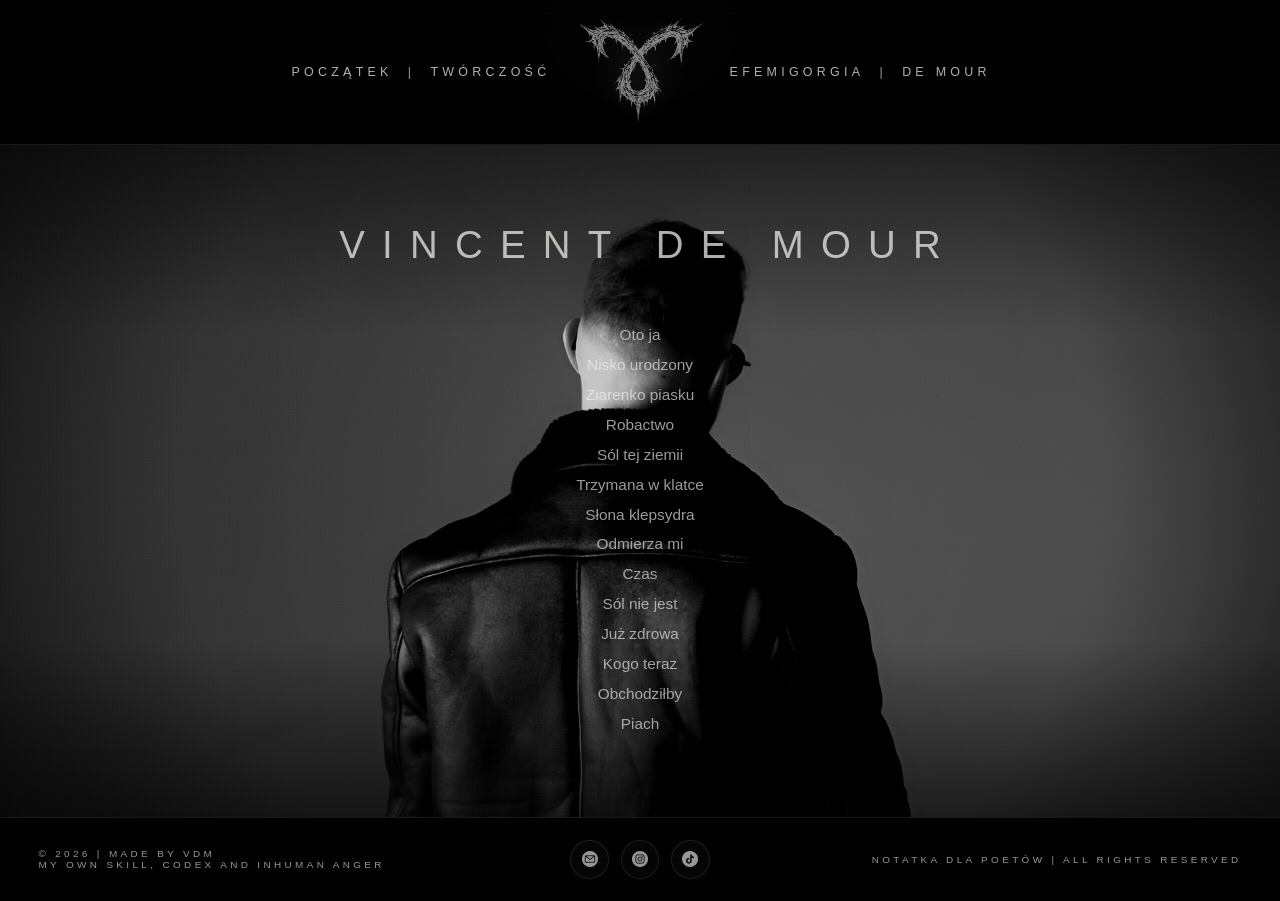
<file: de-mour.html>
<!DOCTYPE html>
<html lang="pl">
<head>
  <meta charset="UTF-8">
  <meta name="viewport" content="width=device-width, initial-scale=1.0">
  <title>💀 Kim właściwie jest Vincent de Mour?</title>
  <meta
    name="description"
    content="Duszę mam raczej małego dziecka. Wielkiego marzyciela. Głupiego trochę, naiwnego... Tylko wyglądam na trzydziestolatka."
  >
  <meta property="og:title" content="Kim właściwie jest Vincent de Mour?">
  <meta property="og:description" content="Duszę mam raczej małego dziecka. Wielkiego marzyciela. Głupiego trochę, naiwnego... Tylko wyglądam na trzydziestolatka.">
  <meta property="og:image" content="https://mour.pl/assets/images/ogmour.png">
  <meta property="og:url" content="https://mour.pl/de-mour.html">
  <meta property="og:type" content="website">
  <link rel="icon" type="image/png" href="assets/images/logow.png">
  <link rel="stylesheet" href="assets/css/styles.css">
  <script src="assets/js/main.js" defer></script>
</head>
<body>
  <div class="page-shell">
    <header class="site-header" data-header>
      <nav class="site-nav" aria-label="navigation">
        <div class="nav-cluster nav-cluster--left" aria-label="menu">
          <a class="nav-link" href="index.html">Początek</a>
          <span class="nav-divider" aria-hidden="true">|</span>
          <a class="nav-link" href="tworczosc.html">Twórczość</a>
        </div>

        <a class="nav-logo" href="index.html" aria-label="Efemigorgia">
          <img class="nav-logo__image nav-logo__image--base" src="assets/images/logow.png" alt="">
          <img class="nav-logo__image nav-logo__image--hover" src="assets/images/logor.png" alt="">
        </a>

        <div class="nav-cluster nav-cluster--right" aria-label="Menu po prawej">
          <a class="nav-link" href="efemigorgia.html">Efemigorgia</a>
          <span class="nav-divider" aria-hidden="true">|</span>
          <a class="nav-link" href="de-mour.html">De Mour</a>
        </div>

        <button
          class="nav-toggle"
          type="button"
          aria-label="Otwórz menu"
          aria-expanded="false"
          aria-controls="mobile-menu"
          data-nav-toggle
        >
          <img class="nav-toggle__icon" src="assets/icons/burger.png" alt="">
        </button>
      </nav>

      <div class="mobile-menu" id="mobile-menu" data-mobile-menu>
        <a class="mobile-link" href="index.html" data-mobile-link>Początek</a>
        <a class="mobile-link" href="tworczosc.html" data-mobile-link>Twórczość</a>
        <a class="mobile-link" href="efemigorgia.html" data-mobile-link>Efemigorgia</a>
        <a class="mobile-link" href="de-mour.html" data-mobile-link>De Mour</a>
      </div>
    </header>

    <main class="site-main">
      <section class="hero" aria-label="Vincent de Mour">
        <div class="hero__media">
          <img class="hero__poster" src="assets/images/mourb.jpg" alt="">
          <div class="hero__shade"></div>
          <div class="hero__noise"></div>
        </div>

        <div class="hero__content">
          <div class="text-stage__inner">
            <h1 class="text-stage__title">Vincent de Mour</h1>
            <p class="poem text-stage__body" >
              Oto ja
              Nisko urodzony 
              Ziarenko piasku 
              Robactwo 
              Sól tej ziemii
              Trzymana w klatce 
              Słona klepsydra 
              Odmierza mi
              Czas 
              Sól nie jest 
              Już zdrowa 
              Kogo teraz 
              Obchodziłby
              Piach
            </p>
          </div>
        </div>

      </section>
    </main>
    
    <footer class="site-footer">
      <p class="site-footer__item">&copy; <span data-year></span><span> | </span><span>Made by VDM</span><br><span>My own skill, Codex and inhuman anger</span></p>

      <div class="site-footer__social" aria-label="Social media">
        <button class="icon-button" type="button" data-contact-open aria-label="Kontakt">
          <img src="assets/icons/email.png" alt="">
        </button>

        <a class="icon-button" href="https://www.instagram.com/vincentdemour/" target="_blank" rel="noreferrer" aria-label="Instagram">
          <img src="assets/icons/instagram.png" alt="">
        </a>

        <a class="icon-button" href="#" target="_blank" rel="noreferrer" aria-label="TikTok">
          <img src="assets/icons/tiktok.png" alt="">
        </a>
      </div>

      <p class="site-footer__item site-footer__item--right"><button class="site-footer__note-button" type="button" data-note-open>Notatka dla poetów</button><span> | </span><span>All Rights Reserved</span></p>
    </footer>

  <div class="contact-modal" data-contact-modal hidden>
    <div class="contact-modal__backdrop" data-contact-close></div>
    <div
      class="contact-modal__dialog"
      role="dialog"
      aria-modal="true"
      aria-label="Formularz kontaktowy"
    >
      <button class="contact-modal__close" type="button" data-contact-close aria-label="Zamknij formularz">
        <span aria-hidden="true">+</span>
      </button>

      <form class="contact-form" data-contact-form data-contact-email="hrabiademour@gmail.com">
        <label class="contact-form__field">
          <span>Imię</span>
          <input type="text" name="name" placeholder="Twoje imię" required>
        </label>

        <label class="contact-form__field">
          <span>E-mail</span>
          <input type="email" name="email" placeholder="twoj@email.com" required>
        </label>

        <label class="contact-form__field">
          <span>Temat</span>
          <input type="text" name="subject" placeholder="Temat wiadomości" required>
        </label>

        <label class="contact-form__field">
          <span>Wiadomość</span>
          <textarea name="message" rows="6" placeholder="Treść wiadomości" required></textarea>
        </label>

        <button class="contact-form__submit" type="submit">Wyślij</button>
      </form>
    </div>
  </div>

  <div class="contact-modal note-modal" data-note-modal hidden>
    <div class="contact-modal__backdrop" data-note-close></div>
    <div
      class="contact-modal__dialog note-modal__dialog"
      role="dialog"
      aria-modal="true"
      aria-label="Notatka dla poetów"
    >
      <button class="contact-modal__close note-modal__close" type="button" data-note-close aria-label="Zamknij notatkę">
        <span aria-hidden="true">×</span>
      </button>

      <div class="note-modal__section">
        <div class="note-modal__text">
          <p>Pamiętaj!</p> 
          <p>Pisząc wiersz nie wskazuj bezpośrednio o czym on jest.</p>
          <p>Na przykład:</p>
          <p>Lubię czarne<br>Smukłe, głośne</p>
        </div>
      </div>
    </div>
  </div>
</body>
</html>
</file>
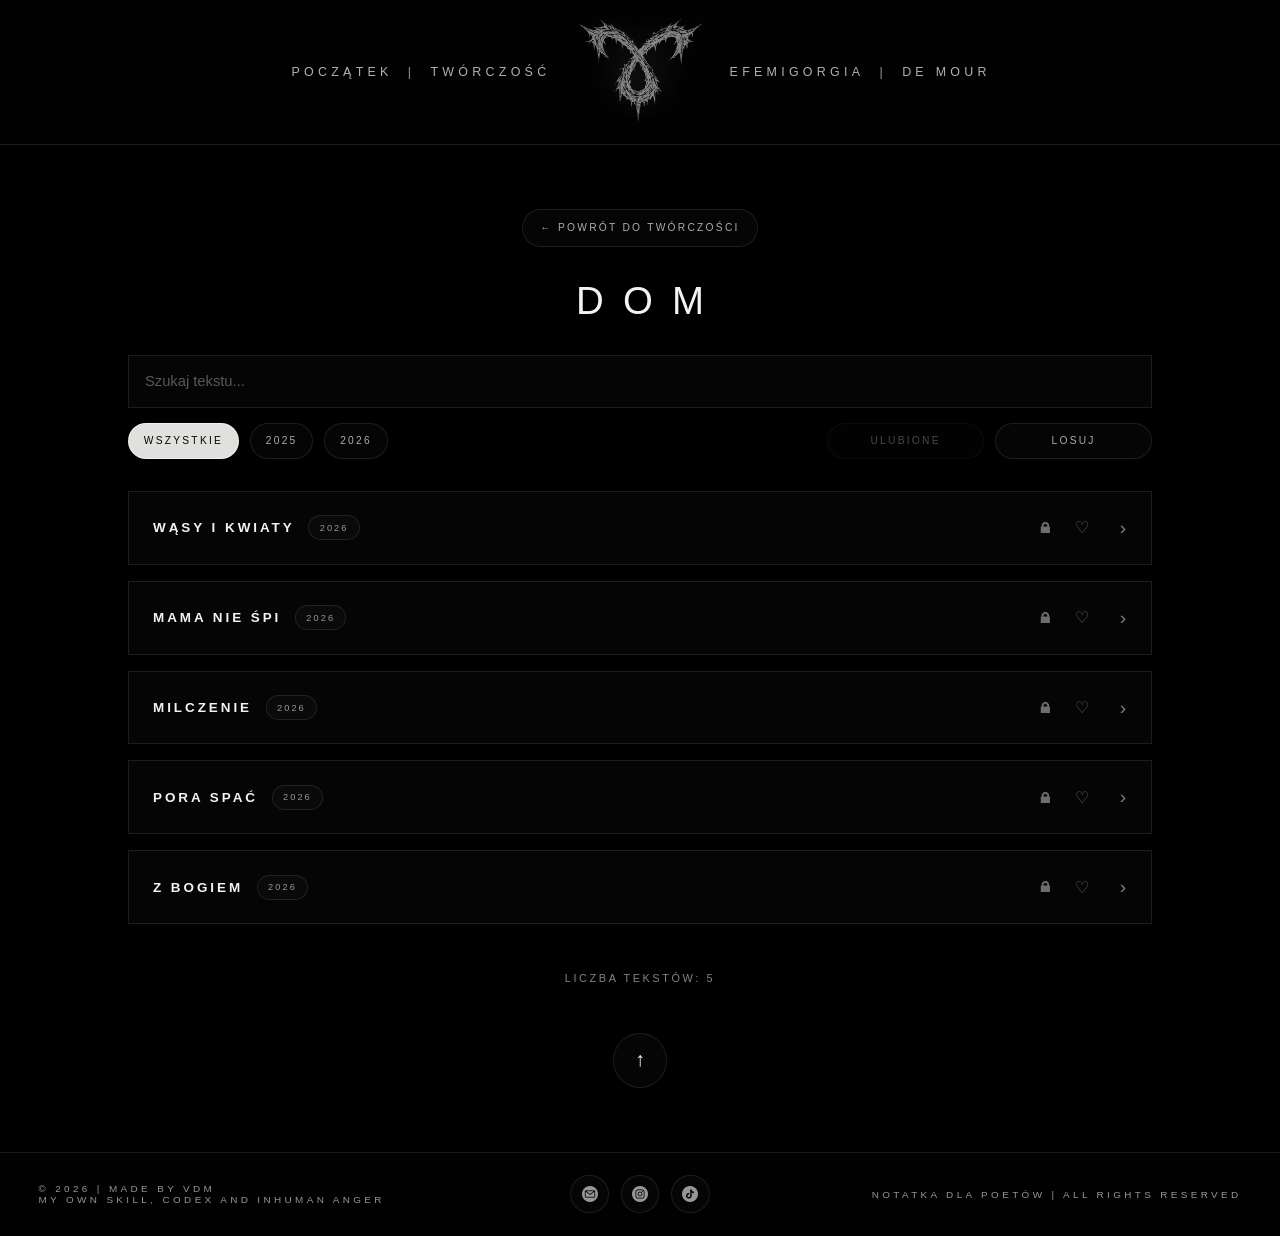
<file: dom.html>
<!DOCTYPE html>
<html lang="pl">
<head>
  <meta charset="UTF-8">
  <meta name="viewport" content="width=device-width, initial-scale=1.0">
  <title>💀 Vincent de Mour - Poezja - Dom</title>
  <meta
    name="description"
    content="W rodzinnym domu zawsze było ciepło. Było ciepło i były kwiaty. Na jej sukience - niebieskiej."
  >
  <meta property="og:title" content="Vincent de Mour - Poezja - Dom">
  <meta property="og:description" content="W rodzinnym domu zawsze było ciepło. Było ciepło i były kwiaty. Na jej sukience - niebieskiej.">
  <meta property="og:image" content="https://mour.pl/assets/images/ogmour.png">
  <meta property="og:url" content="https://mour.pl/dom.html">
  <meta property="og:type" content="website">
  <link rel="icon" type="image/png" href="assets/images/logow.png">
  <link rel="stylesheet" href="assets/css/styles.css">
  <script src="assets/js/main.js" defer></script>
</head>
<body>
  <div class="page-shell">
    <header class="site-header" data-header>
      <nav class="site-nav" aria-label="navigation">
        <div class="nav-cluster nav-cluster--left" aria-label="menu">
          <a class="nav-link" href="index.html">Początek</a>
          <span class="nav-divider" aria-hidden="true">|</span>
          <a class="nav-link" href="tworczosc.html">Twórczość</a>
        </div>

        <a class="nav-logo" href="index.html" aria-label="Efemigorgia">
          <img class="nav-logo__image nav-logo__image--base" src="assets/images/logow.png" alt="">
          <img class="nav-logo__image nav-logo__image--hover" src="assets/images/logor.png" alt="">
        </a>

        <div class="nav-cluster nav-cluster--right" aria-label="Menu po prawej">
          <a class="nav-link" href="efemigorgia.html">Efemigorgia</a>
          <span class="nav-divider" aria-hidden="true">|</span>
          <a class="nav-link" href="de-mour.html">De Mour</a>
        </div>

        <button
          class="nav-toggle"
          type="button"
          aria-label="Otwórz menu"
          aria-expanded="false"
          aria-controls="mobile-menu"
          data-nav-toggle
        >
          <img class="nav-toggle__icon" src="assets/icons/burger.png" alt="">
        </button>
      </nav>

      <div class="mobile-menu" id="mobile-menu" data-mobile-menu>
        <a class="mobile-link" href="index.html" data-mobile-link>Początek</a>
        <a class="mobile-link" href="tworczosc.html" data-mobile-link>Twórczość</a>
        <a class="mobile-link" href="efemigorgia.html" data-mobile-link>Efemigorgia</a>
        <a class="mobile-link" href="de-mour.html" data-mobile-link>De Mour</a>
      </div>
    </header>

    <main class="site-main site-main--accordion">
      <section class="accordion-stage" aria-label="Dom">
        <div class="accordion-stage__inner">
          <a class="accordion-stage__back" href="tworczosc.html">← Powrót do twórczości</a>
          <h1 class="accordion-stage__title">Dom</h1>
          <div class="accordion-tools" data-accordion-filter>
            <label class="accordion-search" for="dom-search">
              <input
                class="accordion-search__input"
                id="dom-search"
                type="search"
                placeholder="Szukaj tekstu..."
                data-accordion-search
              >
            </label>

            <div class="accordion-filters-row">
              <div class="accordion-filters" aria-label="Filtruj po roku">
                <button class="accordion-filter is-active" type="button" data-accordion-filter-button="all" aria-pressed="true">
                  Wszystkie
                </button>
                <button class="accordion-filter" type="button" data-accordion-filter-button="2025" aria-pressed="false">
                  2025
                </button>
                <button class="accordion-filter" type="button" data-accordion-filter-button="2026" aria-pressed="false">
                  2026
                </button>
              </div>

              <div class="accordion-actions" aria-label="Akcje listy">
                <button class="accordion-filter accordion-filter--utility" type="button" data-accordion-favorites aria-pressed="false">
                  Ulubione
                </button>
                <button class="accordion-filter accordion-filter--utility" type="button" data-accordion-random aria-pressed="false">
                  Losuj
                </button>
              </div>
            </div>
          </div>

          <div class="accordion-link-list" aria-label="Lista utworów">
            <p class="accordion-empty" data-accordion-empty hidden>Brak wyników dla tego wyszukiwania.</p>

            <div class="accordion-link-item" data-accordion-year="2026">
              <a class="accordion-link-item__main" href="#" data-testid="wasy-kwiaty">
                <span class="accordion-link-item__title">Wąsy i kwiaty</span>
                <span class="accordion-summary__tag">2026</span>
              </a>
              <span class="accordion-link-item__lock" aria-hidden="true">&#x1F512;&#xFE0E;</span>
              <button class="accordion-summary__heart" type="button" data-accordion-heart data-heart-id="dom-czym-jest-milosc" aria-label="Polub tekst" aria-pressed="false">
                <span aria-hidden="true">♡</span>
              </button>
            </div>

            <div class="accordion-link-item" data-accordion-year="2026">
              <a class="accordion-link-item__main" href="#" data-testid="mama-nie-spi">
                <span class="accordion-link-item__title">Mama nie śpi</span>
                <span class="accordion-summary__tag">2026</span>
              </a>
              <span class="accordion-link-item__lock" aria-hidden="true">&#x1F512;&#xFE0E;</span>
              <button class="accordion-summary__heart" type="button" data-accordion-heart data-heart-id="dom-kiedy-uczucie-staje-sie-obsesja" aria-label="Polub tekst" aria-pressed="false">
                <span aria-hidden="true">♡</span>
              </button>
            </div>

            <div class="accordion-link-item" data-accordion-year="2026">
              <a class="accordion-link-item__main" href="#" data-testid="milczenie">
                <span class="accordion-link-item__title">Milczenie</span>
                <span class="accordion-summary__tag">2026</span>
              </a>
              <span class="accordion-link-item__lock" aria-hidden="true">&#x1F512;&#xFE0E;</span>
              <button class="accordion-summary__heart" type="button" data-accordion-heart data-heart-id="dom-czy-bliskosc-potrzebuje-slow" aria-label="Polub tekst" aria-pressed="false">
                <span aria-hidden="true">♡</span>
              </button>
            </div>

            <div class="accordion-link-item" data-accordion-year="2026">
              <a class="accordion-link-item__main" href="#" data-testid="pora-spac">
                <span class="accordion-link-item__title">Pora spać</span>
                <span class="accordion-summary__tag">2026</span>
              </a>
              <span class="accordion-link-item__lock" aria-hidden="true">&#x1F512;&#xFE0E;</span>
              <button class="accordion-summary__heart" type="button" data-accordion-heart data-heart-id="dom-jak-cialo-pamieta-uczucie" aria-label="Polub tekst" aria-pressed="false">
                <span aria-hidden="true">♡</span>
              </button>
            </div>

            <div class="accordion-link-item" data-accordion-year="2026">
              <a class="accordion-link-item__main" href="#" data-testid="z-bogiem">
                <span class="accordion-link-item__title">Z Bogiem</span>
                <span class="accordion-summary__tag">2026</span>
              </a>
              <span class="accordion-link-item__lock" aria-hidden="true">&#x1F512;&#xFE0E;</span>
              <button class="accordion-summary__heart" type="button" data-accordion-heart data-heart-id="dom-jak-cialo-pamieta-uczucie" aria-label="Polub tekst" aria-pressed="false">
                <span aria-hidden="true">♡</span>
              </button>
            </div>
          </div>

          <p class="accordion-counter" data-accordion-counter>
            Liczba tekstów: <span data-accordion-counter-value>0</span>
          </p>

          <div class="accordion-footer-action">
            <button class="scroll-top-button" type="button" data-scroll-top aria-label="Przewiń na początek strony">
              <span aria-hidden="true">&#8593;</span>
            </button>
          </div>
        </div>
      </section>
    </main>

    <footer class="site-footer">
      <p class="site-footer__item">&copy; <span data-year></span><span> | </span><span>Made by VDM</span><br><span>My own skill, Codex and inhuman anger</span></p>

      <div class="site-footer__social" aria-label="Social media">
        <button class="icon-button" type="button" data-contact-open aria-label="Kontakt">
          <img src="assets/icons/email.png" alt="">
        </button>

        <a class="icon-button" href="https://www.instagram.com/vincentdemour/" target="_blank" rel="noreferrer" aria-label="Instagram">
          <img src="assets/icons/instagram.png" alt="">
        </a>

        <a class="icon-button" href="#" target="_blank" rel="noreferrer" aria-label="TikTok">
          <img src="assets/icons/tiktok.png" alt="">
        </a>
      </div>

      <p class="site-footer__item site-footer__item--right"><button class="site-footer__note-button" type="button" data-note-open>Notatka dla poetów</button><span> | </span><span>All Rights Reserved</span></p>
    </footer>

  <div class="contact-modal" data-contact-modal hidden>
    <div class="contact-modal__backdrop" data-contact-close></div>
    <div
      class="contact-modal__dialog"
      role="dialog"
      aria-modal="true"
      aria-label="Formularz kontaktowy"
    >
      <button class="contact-modal__close" type="button" data-contact-close aria-label="Zamknij formularz">
        <span aria-hidden="true">+</span>
      </button>

      <form class="contact-form" data-contact-form data-contact-email="hrabiademour@gmail.com">
        <label class="contact-form__field">
          <span>Imię</span>
          <input type="text" name="name" placeholder="Twoje imię" required>
        </label>

        <label class="contact-form__field">
          <span>E-mail</span>
          <input type="email" name="email" placeholder="twoj@email.com" required>
        </label>

        <label class="contact-form__field">
          <span>Temat</span>
          <input type="text" name="subject" placeholder="Temat wiadomości" required>
        </label>

        <label class="contact-form__field">
          <span>Wiadomość</span>
          <textarea name="message" rows="6" placeholder="Treść wiadomości" required></textarea>
        </label>

        <button class="contact-form__submit" type="submit">Wyślij</button>
      </form>
    </div>
  </div>

  <div class="contact-modal note-modal" data-note-modal hidden>
    <div class="contact-modal__backdrop" data-note-close></div>
    <div
      class="contact-modal__dialog note-modal__dialog"
      role="dialog"
      aria-modal="true"
      aria-label="Notatka dla poetów"
    >
      <button class="contact-modal__close note-modal__close" type="button" data-note-close aria-label="Zamknij notatkę">
        <span aria-hidden="true">×</span>
      </button>

      <div class="note-modal__section">
        <div class="note-modal__text">
          <p>Pamiętaj!</p> 
          <p>Pisząc wiersz nie wskazuj bezpośrednio o czym on jest.</p>
          <p>Na przykład:</p>
          <p>Lubię czarne<br>Smukłe, głośne</p>
        </div>
      </div>
    </div>
  </div>
</body>
</html>
</file>
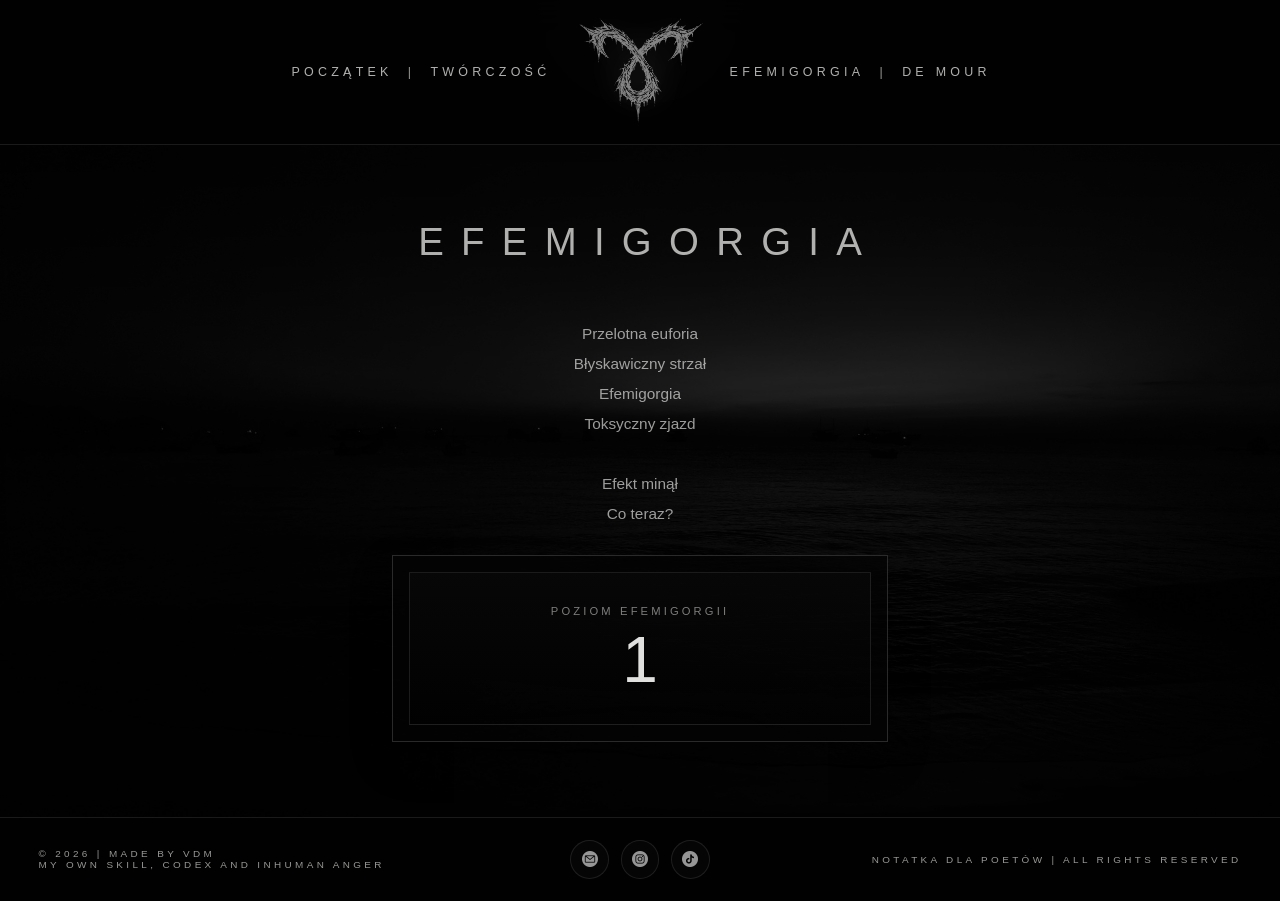
<file: efemigorgia.html>
<!DOCTYPE html>
<html lang="pl">
<head>
  <meta charset="UTF-8">
  <meta name="viewport" content="width=device-width, initial-scale=1.0">
  <title>💀 Czym jest Efemigorgia?</title>
  <meta
    name="description"
    content="Silnie uzależniająca reakcja chemiczna o krótkotrwałym działaniu i nieprzyjemnych skutkach"
  >
  <meta property="og:title" content="Czym jest Efemigorgia?">
  <meta property="og:description" content="Silnie uzależniająca reakcja chemiczna o krótkotrwałym działaniu i nieprzyjemnych skutkach">
  <meta property="og:image" content="https://mour.pl/assets/images/ogmour.png">
  <meta property="og:url" content="https://mour.pl/efemigorgia.html">
  <meta property="og:type" content="website">
  <link rel="icon" type="image/png" href="assets/images/logow.png">
  <link rel="stylesheet" href="assets/css/styles.css">
  <script src="assets/js/main.js" defer></script>
</head>
<body>
  <div class="page-shell">
    <header class="site-header" data-header>
      <nav class="site-nav" aria-label="navigation">
        <div class="nav-cluster nav-cluster--left" aria-label="menu">
          <a class="nav-link" href="index.html">Początek</a>
          <span class="nav-divider" aria-hidden="true">|</span>
          <a class="nav-link" href="tworczosc.html">Twórczość</a>
        </div>

        <a class="nav-logo" href="index.html" aria-label="Efemigorgia">
          <img class="nav-logo__image nav-logo__image--base" src="assets/images/logow.png" alt="">
          <img class="nav-logo__image nav-logo__image--hover" src="assets/images/logor.png" alt="">
        </a>

        <div class="nav-cluster nav-cluster--right" aria-label="Menu po prawej">
          <a class="nav-link" href="efemigorgia.html">Efemigorgia</a>
          <span class="nav-divider" aria-hidden="true">|</span>
          <a class="nav-link" href="de-mour.html">De Mour</a>
        </div>

        <button
          class="nav-toggle"
          type="button"
          aria-label="Otwórz menu"
          aria-expanded="false"
          aria-controls="mobile-menu"
          data-nav-toggle
        >
          <img class="nav-toggle__icon" src="assets/icons/burger.png" alt="">
        </button>
      </nav>

      <div class="mobile-menu" id="mobile-menu" data-mobile-menu>
        <a class="mobile-link" href="index.html" data-mobile-link>Początek</a>
        <a class="mobile-link" href="tworczosc.html" data-mobile-link>Twórczość</a>
        <a class="mobile-link" href="efemigorgia.html" data-mobile-link>Efemigorgia</a>
        <a class="mobile-link" href="de-mour.html" data-mobile-link>De Mour</a>
      </div>
    </header>

    <main class="site-main site-main--page">
      <section class="text-stage text-stage--efemigorgia" aria-label="Efemigorgia">
        <div class="text-stage__inner">
          <h1 class="text-stage__title">Efemigorgia</h1>
          <p class="poem text-stage__body">
            Przelotna euforia
            Błyskawiczny strzał 
            Efemigorgia 
            Toksyczny zjazd

            Efekt minął 
            Co teraz?
          </p>
          <div class="text-stage__counter-box" aria-label="Poziom efemigorgii">
            <div class="text-stage__counter-inner">
              <p class="text-stage__counter-label">Poziom efemigorgii</p>
              <p class="text-stage__counter-value">1</p>
            </div>
          </div>
        </div>
      </section>
    </main>

    <footer class="site-footer">
      <p class="site-footer__item">&copy; <span data-year></span><span> | </span><span>Made by VDM</span><br><span>My own skill, Codex and inhuman anger</span></p>

      <div class="site-footer__social" aria-label="Social media">
        <button class="icon-button" type="button" data-contact-open aria-label="Kontakt">
          <img src="assets/icons/email.png" alt="">
        </button>

        <a class="icon-button" href="https://www.instagram.com/vincentdemour/" target="_blank" rel="noreferrer" aria-label="Instagram">
          <img src="assets/icons/instagram.png" alt="">
        </a>

        <a class="icon-button" href="#" target="_blank" rel="noreferrer" aria-label="TikTok">
          <img src="assets/icons/tiktok.png" alt="">
        </a>
      </div>

      <p class="site-footer__item site-footer__item--right"><button class="site-footer__note-button" type="button" data-note-open>Notatka dla poetów</button><span> | </span><span>All Rights Reserved</span></p>
    </footer>

  <div class="contact-modal" data-contact-modal hidden>
    <div class="contact-modal__backdrop" data-contact-close></div>
    <div
      class="contact-modal__dialog"
      role="dialog"
      aria-modal="true"
      aria-label="Formularz kontaktowy"
    >
      <button class="contact-modal__close" type="button" data-contact-close aria-label="Zamknij formularz">
        <span aria-hidden="true">+</span>
      </button>

      <form class="contact-form" data-contact-form data-contact-email="hrabiademour@gmail.com">
        <label class="contact-form__field">
          <span>Imię</span>
          <input type="text" name="name" placeholder="Twoje imię" required>
        </label>

        <label class="contact-form__field">
          <span>E-mail</span>
          <input type="email" name="email" placeholder="twoj@email.com" required>
        </label>

        <label class="contact-form__field">
          <span>Temat</span>
          <input type="text" name="subject" placeholder="Temat wiadomości" required>
        </label>

        <label class="contact-form__field">
          <span>Wiadomość</span>
          <textarea name="message" rows="6" placeholder="Treść wiadomości" required></textarea>
        </label>

        <button class="contact-form__submit" type="submit">Wyślij</button>
      </form>
    </div>
  </div>

  <div class="contact-modal note-modal" data-note-modal hidden>
    <div class="contact-modal__backdrop" data-note-close></div>
    <div
      class="contact-modal__dialog note-modal__dialog"
      role="dialog"
      aria-modal="true"
      aria-label="Notatka dla poetów"
    >
      <button class="contact-modal__close note-modal__close" type="button" data-note-close aria-label="Zamknij notatkę">
        <span aria-hidden="true">×</span>
      </button>

      <div class="note-modal__section">
        <div class="note-modal__text">
          <p>Pamiętaj!</p> 
          <p>Pisząc wiersz nie wskazuj bezpośrednio o czym on jest.</p>
          <p>Na przykład:</p>
          <p>Lubię czarne<br>Smukłe, głośne</p>
        </div>
      </div>
    </div>
  </div>
</body>
</html>
</file>
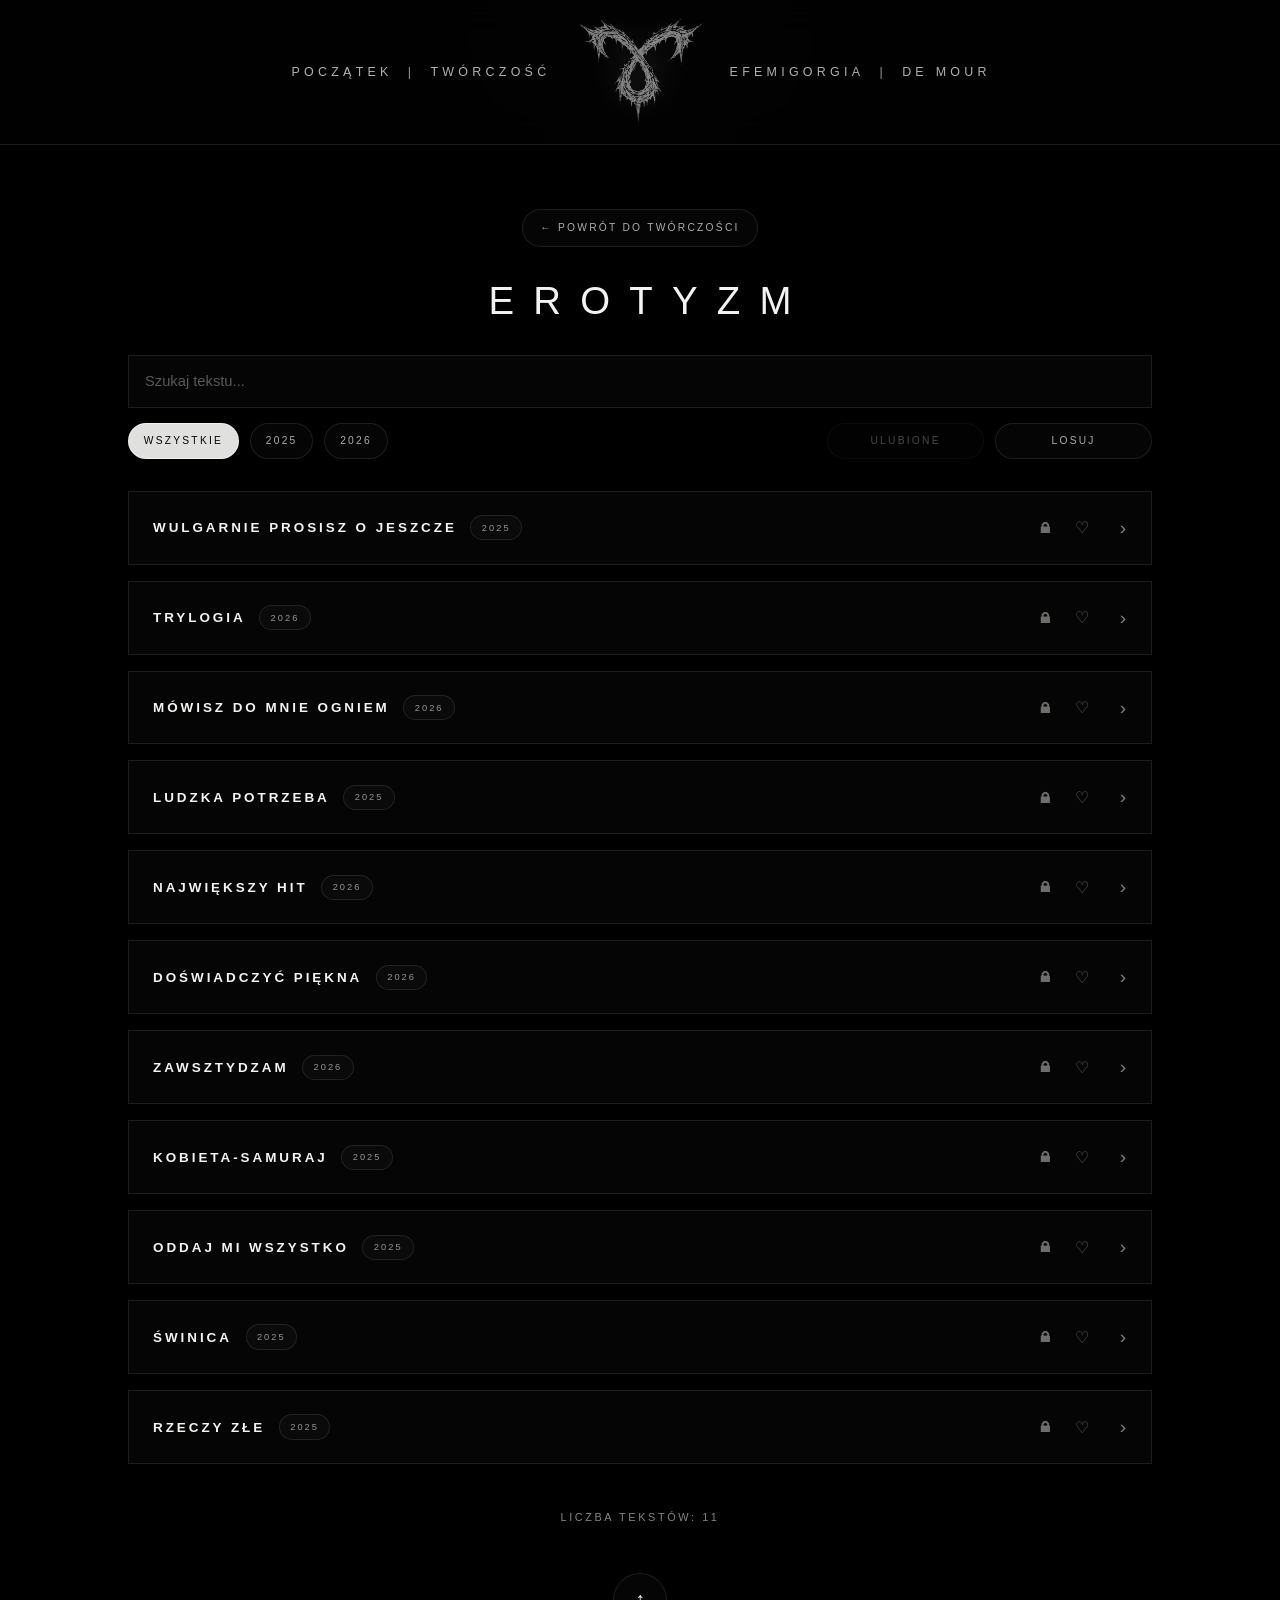
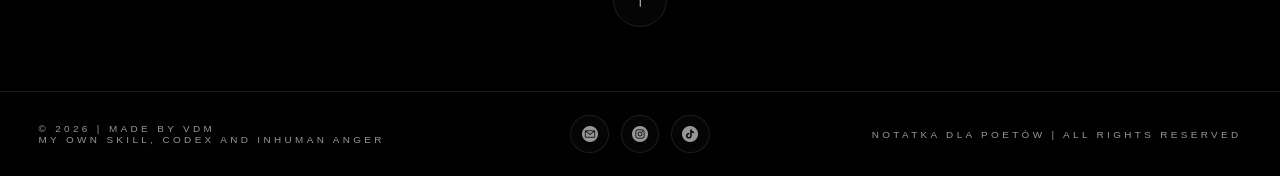
<file: erotyzm.html>
<!DOCTYPE html>
<html lang="pl">
<head>
  <meta charset="UTF-8">
  <meta name="viewport" content="width=device-width, initial-scale=1.0">
  <title>💀 Vincent de Mour - Poezja - Erotyzm</title>
  <meta
    name="description"
    content="To w Tobie kocham. Ten szczery płomień... i jak wulgarnie prosisz o jeszcze"
  >
  <meta property="og:title" content="Vincent de Mour - Poezja - Erotyzm">
  <meta property="og:description" content="To w Tobie kocham. Ten szczery płomień... i jak wulgarnie prosisz o jeszcze">
  <meta property="og:image" content="https://mour.pl/assets/images/ogmour.png">
  <meta property="og:url" content="https://mour.pl/erotyzm.html">
  <meta property="og:type" content="website">
  <link rel="icon" type="image/png" href="assets/images/logow.png">
  <link rel="stylesheet" href="assets/css/styles.css">
  <script src="assets/js/main.js" defer></script>
</head>
<body>
  <div class="page-shell">
    <header class="site-header" data-header>
      <nav class="site-nav" aria-label="navigation">
        <div class="nav-cluster nav-cluster--left" aria-label="menu">
          <a class="nav-link" href="index.html">Początek</a>
          <span class="nav-divider" aria-hidden="true">|</span>
          <a class="nav-link" href="tworczosc.html">Twórczość</a>
        </div>

        <a class="nav-logo" href="index.html" aria-label="Efemigorgia">
          <img class="nav-logo__image nav-logo__image--base" src="assets/images/logow.png" alt="">
          <img class="nav-logo__image nav-logo__image--hover" src="assets/images/logor.png" alt="">
        </a>

        <div class="nav-cluster nav-cluster--right" aria-label="Menu po prawej">
          <a class="nav-link" href="efemigorgia.html">Efemigorgia</a>
          <span class="nav-divider" aria-hidden="true">|</span>
          <a class="nav-link" href="de-mour.html">De Mour</a>
        </div>

        <button
          class="nav-toggle"
          type="button"
          aria-label="Otwórz menu"
          aria-expanded="false"
          aria-controls="mobile-menu"
          data-nav-toggle
        >
          <img class="nav-toggle__icon" src="assets/icons/burger.png" alt="">
        </button>
      </nav>

      <div class="mobile-menu" id="mobile-menu" data-mobile-menu>
        <a class="mobile-link" href="index.html" data-mobile-link>Początek</a>
        <a class="mobile-link" href="tworczosc.html" data-mobile-link>Twórczość</a>
        <a class="mobile-link" href="efemigorgia.html" data-mobile-link>Efemigorgia</a>
        <a class="mobile-link" href="de-mour.html" data-mobile-link>De Mour</a>
      </div>
    </header>

    <main class="site-main site-main--accordion">
      <section class="accordion-stage" aria-label="Erotyzm">
        <div class="accordion-stage__inner">
          <a class="accordion-stage__back" href="tworczosc.html">← Powrót do twórczości</a>
          <h1 class="accordion-stage__title" data-testid="erotyzm">Erotyzm</h1>
          <div class="accordion-tools" data-accordion-filter>
            <label class="accordion-search" for="erotyzm-search">
              <input
                class="accordion-search__input"
                id="erotyzm-search"
                type="search"
                placeholder="Szukaj tekstu..."
                data-accordion-search
              >
            </label>

            <div class="accordion-filters-row">
              <div class="accordion-filters" aria-label="Filtruj po roku">
                <button class="accordion-filter is-active" type="button" data-accordion-filter-button="all" aria-pressed="true">
                  Wszystkie
                </button>
                <button class="accordion-filter" type="button" data-accordion-filter-button="2025" aria-pressed="false">
                  2025
                </button>
                <button class="accordion-filter" type="button" data-accordion-filter-button="2026" aria-pressed="false">
                  2026
                </button>
              </div>

              <div class="accordion-actions" aria-label="Akcje listy">
                <button class="accordion-filter accordion-filter--utility" type="button" data-accordion-favorites aria-pressed="false">
                  Ulubione
                </button>
                <button class="accordion-filter accordion-filter--utility" type="button" data-accordion-random aria-pressed="false">
                  Losuj
                </button>
              </div>
            </div>
          </div>

          <div class="accordion-link-list" aria-label="Lista utworów">
            <p class="accordion-empty" data-accordion-empty hidden>Brak wyników dla tego wyszukiwania.</p>

            <div class="accordion-link-item" data-accordion-year="2025">
              <a class="accordion-link-item__main" href="#" data-testid="wulgarnie-prosisz">
                <span class="accordion-link-item__title">Wulgarnie prosisz o jeszcze</span>
                <span class="accordion-summary__tag">2025</span>
              </a>
              <span class="accordion-link-item__lock" aria-hidden="true">&#x1F512;&#xFE0E;</span>
              <button class="accordion-summary__heart" type="button" data-accordion-heart data-heart-id="erotyzm-wulgarnie-prosisz" aria-label="Polub tekst" aria-pressed="false">
                <span aria-hidden="true">♡</span>
              </button>
            </div>

            <div class="accordion-link-item" data-accordion-year="2026">
              <a class="accordion-link-item__main" href="#" data-testid="trylogia">
                <span class="accordion-link-item__title">Trylogia</span>
                <span class="accordion-summary__tag">2026</span>
              </a>
              <span class="accordion-link-item__lock" aria-hidden="true">&#x1F512;&#xFE0E;</span>
              <button class="accordion-summary__heart" type="button" data-accordion-heart data-heart-id="erotyzm-trylogia" aria-label="Polub tekst" aria-pressed="false">
                <span aria-hidden="true">♡</span>
              </button>
            </div>

            <div class="accordion-link-item" data-accordion-year="2026">
              <a class="accordion-link-item__main" href="#" data-testid="mowisz-ogniem">
                <span class="accordion-link-item__title">Mówisz do mnie ogniem</span>
                <span class="accordion-summary__tag">2026</span>
              </a>
              <span class="accordion-link-item__lock" aria-hidden="true">&#x1F512;&#xFE0E;</span>
              <button class="accordion-summary__heart" type="button" data-accordion-heart data-heart-id="erotyzm-mowisz-ogniem" aria-label="Polub tekst" aria-pressed="false">
                <span aria-hidden="true">♡</span>
              </button>
            </div>

            <div class="accordion-link-item" data-accordion-year="2025">
              <a class="accordion-link-item__main" href="#" data-testid="ludzka-potrzeba">
                <span class="accordion-link-item__title">Ludzka potrzeba</span>
                <span class="accordion-summary__tag">2025</span>
              </a>
              <span class="accordion-link-item__lock" aria-hidden="true">&#x1F512;&#xFE0E;</span>
              <button class="accordion-summary__heart" type="button" data-accordion-heart data-heart-id="erotyzm-ludzka-potrzeba" aria-label="Polub tekst" aria-pressed="false">
                <span aria-hidden="true">♡</span>
              </button>
            </div>

            <div class="accordion-link-item" data-accordion-year="2026">
              <a class="accordion-link-item__main" href="#" data-testid="najwiekszy-hit">
                <span class="accordion-link-item__title">Największy hit</span>
                <span class="accordion-summary__tag">2026</span>
              </a>
              <span class="accordion-link-item__lock" aria-hidden="true">&#x1F512;&#xFE0E;</span>
              <button class="accordion-summary__heart" type="button" data-accordion-heart data-heart-id="erotyzm-najwiekszy-hit" aria-label="Polub tekst" aria-pressed="false">
                <span aria-hidden="true">♡</span>
              </button>
            </div>

            <div class="accordion-link-item" data-accordion-year="2026">
              <a class="accordion-link-item__main" href="#" data-testid="doswiadczyc-piekna">
                <span class="accordion-link-item__title">Doświadczyć piękna</span>
                <span class="accordion-summary__tag">2026</span>
              </a>
              <span class="accordion-link-item__lock" aria-hidden="true">&#x1F512;&#xFE0E;</span>
              <button class="accordion-summary__heart" type="button" data-accordion-heart data-heart-id="erotyzm-doswiadczyc-piekna" aria-label="Polub tekst" aria-pressed="false">
                <span aria-hidden="true">♡</span>
              </button>
            </div>

            <div class="accordion-link-item" data-accordion-year="2026">
              <a class="accordion-link-item__main" href="#" data-testid="zawsztydzam">
                <span class="accordion-link-item__title">Zawsztydzam</span>
                <span class="accordion-summary__tag">2026</span>
              </a>
              <span class="accordion-link-item__lock" aria-hidden="true">&#x1F512;&#xFE0E;</span>
              <button class="accordion-summary__heart" type="button" data-accordion-heart data-heart-id="erotyzm-zawsztydzam" aria-label="Polub tekst" aria-pressed="false">
                <span aria-hidden="true">♡</span>
              </button>
            </div>

            <div class="accordion-link-item" data-accordion-year="2025">
              <a class="accordion-link-item__main" href="#" data-testid="kobieta-samuraj">
                <span class="accordion-link-item__title">Kobieta-Samuraj</span>
                <span class="accordion-summary__tag">2025</span>
              </a>
              <span class="accordion-link-item__lock" aria-hidden="true">&#x1F512;&#xFE0E;</span>
              <button class="accordion-summary__heart" type="button" data-accordion-heart data-heart-id="erotyzm-kobieta-samuraj" aria-label="Polub tekst" aria-pressed="false">
                <span aria-hidden="true">♡</span>
              </button>
            </div>

            <div class="accordion-link-item" data-accordion-year="2025">
              <a class="accordion-link-item__main" href="#" data-testid="oddaj-mi-wszysttko">
                <span class="accordion-link-item__title">Oddaj mi wszystko</span>
                <span class="accordion-summary__tag">2025</span>
              </a>
              <span class="accordion-link-item__lock" aria-hidden="true">&#x1F512;&#xFE0E;</span>
              <button class="accordion-summary__heart" type="button" data-accordion-heart data-heart-id="erotyzm-oddaj-mi-wszysttko" aria-label="Polub tekst" aria-pressed="false">
                <span aria-hidden="true">♡</span>
              </button>
            </div>

            <div class="accordion-link-item" data-accordion-year="2025">
              <a class="accordion-link-item__main" href="#" data-testid="swinica">
                <span class="accordion-link-item__title">Świnica</span>
                <span class="accordion-summary__tag">2025</span>
              </a>
              <span class="accordion-link-item__lock" aria-hidden="true">&#x1F512;&#xFE0E;</span>
              <button class="accordion-summary__heart" type="button" data-accordion-heart data-heart-id="erotyzm-swinica" aria-label="Polub tekst" aria-pressed="false">
                <span aria-hidden="true">♡</span>
              </button>
            </div>

            <div class="accordion-link-item" data-accordion-year="2025">
              <a class="accordion-link-item__main" href="#" data-testid="rzeczy-zle">
                <span class="accordion-link-item__title">Rzeczy złe</span>
                <span class="accordion-summary__tag">2025</span>
              </a>
              <span class="accordion-link-item__lock" aria-hidden="true">&#x1F512;&#xFE0E;</span>
              <button class="accordion-summary__heart" type="button" data-accordion-heart data-heart-id="erotyzm-rzeczy-zle" aria-label="Polub tekst" aria-pressed="false">
                <span aria-hidden="true">♡</span>
              </button>
            </div>
          </div>

          <p class="accordion-counter" data-accordion-counter>
            Liczba tekstów: <span data-accordion-counter-value>0</span>
          </p>

          <div class="accordion-footer-action">
            <button class="scroll-top-button" type="button" data-scroll-top aria-label="Przewiń na początek strony">
              <span aria-hidden="true">&#8593;</span>
            </button>
          </div>
        </div>
      </section>
    </main>

    <footer class="site-footer">
      <p class="site-footer__item">&copy; <span data-year></span><span> | </span><span>Made by VDM</span><br><span>My own skill, Codex and inhuman anger</span></p>

      <div class="site-footer__social" aria-label="Social media">
        <button class="icon-button" type="button" data-contact-open aria-label="Kontakt">
          <img src="assets/icons/email.png" alt="">
        </button>

        <a class="icon-button" href="https://www.instagram.com/vincentdemour/" target="_blank" rel="noreferrer" aria-label="Instagram">
          <img src="assets/icons/instagram.png" alt="">
        </a>

        <a class="icon-button" href="#" target="_blank" rel="noreferrer" aria-label="TikTok">
          <img src="assets/icons/tiktok.png" alt="">
        </a>
      </div>

      <p class="site-footer__item site-footer__item--right"><button class="site-footer__note-button" type="button" data-note-open>Notatka dla poetów</button><span> | </span><span>All Rights Reserved</span></p>
    </footer>

  <div class="contact-modal" data-contact-modal hidden>
    <div class="contact-modal__backdrop" data-contact-close></div>
    <div
      class="contact-modal__dialog"
      role="dialog"
      aria-modal="true"
      aria-label="Formularz kontaktowy"
    >
      <button class="contact-modal__close" type="button" data-contact-close aria-label="Zamknij formularz">
        <span aria-hidden="true">+</span>
      </button>

      <form class="contact-form" data-contact-form data-contact-email="hrabiademour@gmail.com">
        <label class="contact-form__field">
          <span>Imię</span>
          <input type="text" name="name" placeholder="Twoje imię" required>
        </label>

        <label class="contact-form__field">
          <span>E-mail</span>
          <input type="email" name="email" placeholder="twoj@email.com" required>
        </label>

        <label class="contact-form__field">
          <span>Temat</span>
          <input type="text" name="subject" placeholder="Temat wiadomości" required>
        </label>

        <label class="contact-form__field">
          <span>Wiadomość</span>
          <textarea name="message" rows="6" placeholder="Treść wiadomości" required></textarea>
        </label>

        <button class="contact-form__submit" type="submit">Wyślij</button>
      </form>
    </div>
  </div>

  <div class="contact-modal note-modal" data-note-modal hidden>
    <div class="contact-modal__backdrop" data-note-close></div>
    <div
      class="contact-modal__dialog note-modal__dialog"
      role="dialog"
      aria-modal="true"
      aria-label="Notatka dla poetów"
    >
      <button class="contact-modal__close note-modal__close" type="button" data-note-close aria-label="Zamknij notatkę">
        <span aria-hidden="true">×</span>
      </button>

      <div class="note-modal__section">
        <div class="note-modal__text">
          <p>Pamiętaj!</p> 
          <p>Pisząc wiersz nie wskazuj bezpośrednio o czym on jest.</p>
          <p>Na przykład:</p>
          <p>Lubię czarne<br>Smukłe, głośne</p>
        </div>
      </div>
    </div>
  </div>
</body>
</html>
</file>
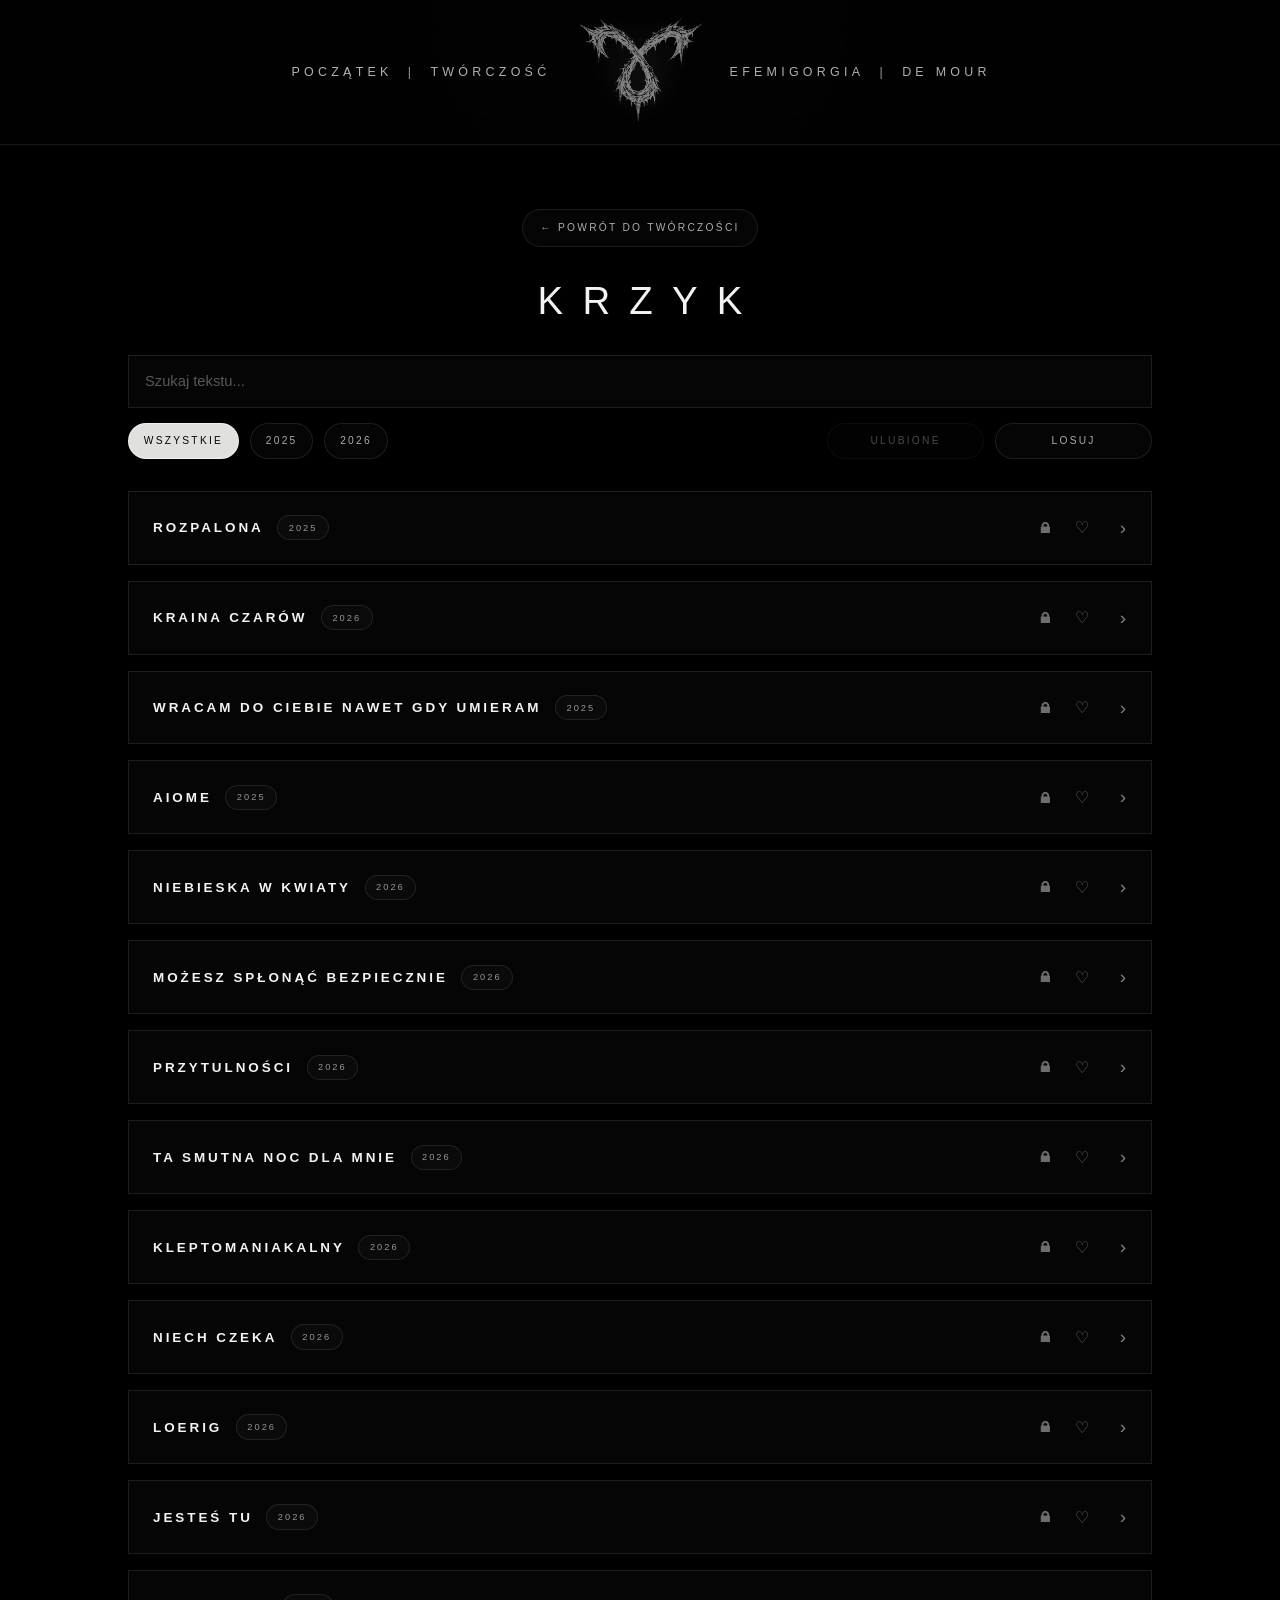
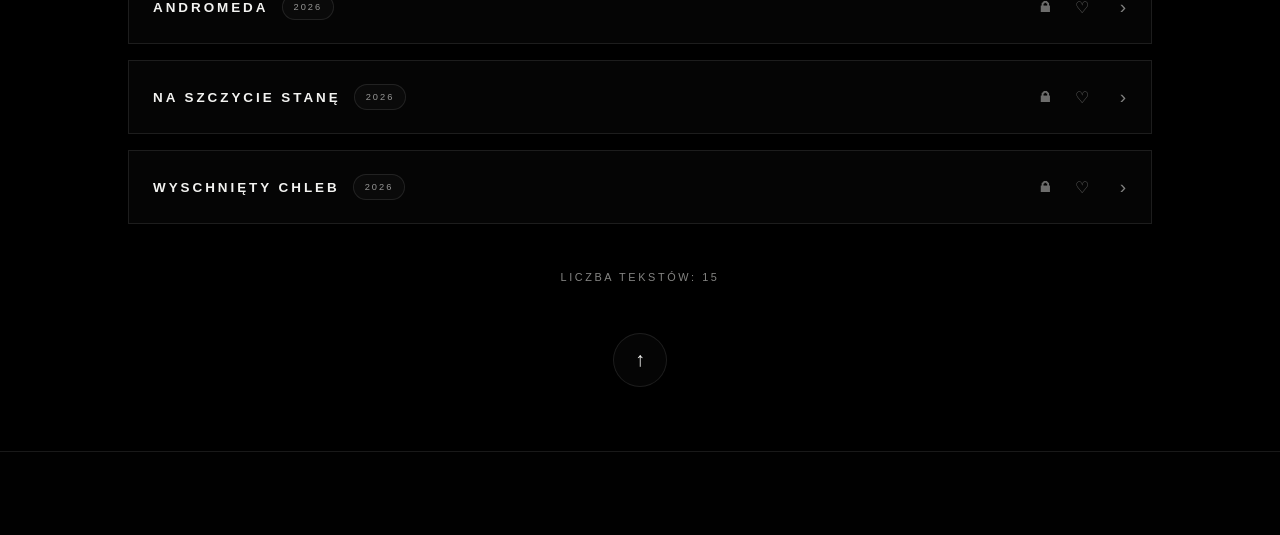
<file: krzyk.html>
<!DOCTYPE html>
<html lang="pl">
<head>
  <meta charset="UTF-8">
  <meta name="viewport" content="width=device-width, initial-scale=1.0">
  <title>💀 Vincent de Mour - Muzyka - Krzyk duszy</title>
  <meta
    name="description"
    content="Kto śpiewa ten dwa razy płacze. Ten dwa razy cierpi. Słowem i melodią."
  >
  <meta property="og:title" content="Vincent de Mour - Muzyka - Krzyk duszy">
  <meta property="og:description" content="Kto śpiewa ten dwa razy płacze. Ten dwa razy cierpi. Słowem i melodią.">
  <meta property="og:image" content="https://mour.pl/assets/images/ogmour.png">
  <meta property="og:url" content="https://mour.pl/krzyk.html">
  <meta property="og:type" content="website">
  <link rel="icon" type="image/png" href="assets/images/logow.png">
  <link rel="stylesheet" href="assets/css/styles.css">
  <script src="assets/js/main.js" defer></script>
</head>
<body>
  <div class="page-shell">
    <header class="site-header" data-header>
      <nav class="site-nav" aria-label="navigation">
        <div class="nav-cluster nav-cluster--left" aria-label="menu">
          <a class="nav-link" href="index.html">Początek</a>
          <span class="nav-divider" aria-hidden="true">|</span>
          <a class="nav-link" href="tworczosc.html">Twórczość</a>
        </div>

        <a class="nav-logo" href="index.html" aria-label="Efemigorgia">
          <img class="nav-logo__image nav-logo__image--base" src="assets/images/logow.png" alt="">
          <img class="nav-logo__image nav-logo__image--hover" src="assets/images/logor.png" alt="">
        </a>

        <div class="nav-cluster nav-cluster--right" aria-label="Menu po prawej">
          <a class="nav-link" href="efemigorgia.html">Efemigorgia</a>
          <span class="nav-divider" aria-hidden="true">|</span>
          <a class="nav-link" href="de-mour.html">De Mour</a>
        </div>

        <button
          class="nav-toggle"
          type="button"
          aria-label="Otwórz menu"
          aria-expanded="false"
          aria-controls="mobile-menu"
          data-nav-toggle
        >
          <img class="nav-toggle__icon" src="assets/icons/burger.png" alt="">
        </button>
      </nav>

      <div class="mobile-menu" id="mobile-menu" data-mobile-menu>
        <a class="mobile-link" href="index.html" data-mobile-link>Początek</a>
        <a class="mobile-link" href="tworczosc.html" data-mobile-link>Twórczość</a>
        <a class="mobile-link" href="efemigorgia.html" data-mobile-link>Efemigorgia</a>
        <a class="mobile-link" href="de-mour.html" data-mobile-link>De Mour</a>
      </div>
    </header>

    <main class="site-main site-main--accordion">
      <section class="accordion-stage" aria-label="Krzyk">
        <div class="accordion-stage__inner">
          <a class="accordion-stage__back" href="tworczosc.html">← Powrót do twórczości</a>
          <h1 class="accordion-stage__title">Krzyk</h1>
          <div class="accordion-tools" data-accordion-filter>
            <label class="accordion-search" for="krzyk-search">
              <input
                class="accordion-search__input"
                id="krzyk-search"
                type="search"
                placeholder="Szukaj tekstu..."
                data-accordion-search
              >
            </label>

            <div class="accordion-filters-row">
              <div class="accordion-filters" aria-label="Filtruj po roku">
                <button class="accordion-filter is-active" type="button" data-accordion-filter-button="all" aria-pressed="true">
                  Wszystkie
                </button>
                <button class="accordion-filter" type="button" data-accordion-filter-button="2025" aria-pressed="false">
                  2025
                </button>
                <button class="accordion-filter" type="button" data-accordion-filter-button="2026" aria-pressed="false">
                  2026
                </button>
              </div>

              <div class="accordion-actions" aria-label="Akcje listy">
                <button class="accordion-filter accordion-filter--utility" type="button" data-accordion-favorites aria-pressed="false">
                  Ulubione
                </button>
                <button class="accordion-filter accordion-filter--utility" type="button" data-accordion-random aria-pressed="false">
                  Losuj
                </button>
              </div>
            </div>
          </div>

          <div class="accordion-link-list" aria-label="Lista utworów">
            <p class="accordion-empty" data-accordion-empty hidden>Brak wyników dla tego wyszukiwania.</p>

            <div class="accordion-link-item" data-accordion-year="2025">
              <a class="accordion-link-item__main" href="#" data-testid="rozpalona">
                <span class="accordion-link-item__title">Rozpalona</span>
                <span class="accordion-summary__tag">2025</span>
              </a>
              <span class="accordion-link-item__lock" aria-hidden="true">&#x1F512;&#xFE0E;</span>
              <button class="accordion-summary__heart" type="button" data-accordion-heart data-heart-id="krzyk-czym-jest-milosc" aria-label="Polub tekst" aria-pressed="false">
                <span aria-hidden="true">♡</span>
              </button>
            </div>

            <div class="accordion-link-item" data-accordion-year="2026">
              <a class="accordion-link-item__main" href="#" data-testid="kraina-czarow">
                <span class="accordion-link-item__title">Kraina Czarów</span>
                <span class="accordion-summary__tag">2026</span>
              </a>
              <span class="accordion-link-item__lock" aria-hidden="true">&#x1F512;&#xFE0E;</span>
              <button class="accordion-summary__heart" type="button" data-accordion-heart data-heart-id="krzyk-kiedy-uczucie-staje-sie-obsesja" aria-label="Polub tekst" aria-pressed="false">
                <span aria-hidden="true">♡</span>
              </button>
            </div>

            <div class="accordion-link-item" data-accordion-year="2025">
              <a class="accordion-link-item__main" href="#" data-testid="wracam-do-ciebie-nawet-gdy-umieram">
                <span class="accordion-link-item__title">Wracam do Ciebie nawet gdy umieram</span>
                <span class="accordion-summary__tag">2025</span>
              </a>
              <span class="accordion-link-item__lock" aria-hidden="true">&#x1F512;&#xFE0E;</span>
              <button class="accordion-summary__heart" type="button" data-accordion-heart data-heart-id="krzyk-czy-bliskosc-potrzebuje-slow" aria-label="Polub tekst" aria-pressed="false">
                <span aria-hidden="true">♡</span>
              </button>
            </div>

            <div class="accordion-link-item" data-accordion-year="2025">
              <a class="accordion-link-item__main" href="#" data-testid="aiome">
                <span class="accordion-link-item__title">Aiome</span>
                <span class="accordion-summary__tag">2025</span>
              </a>
              <span class="accordion-link-item__lock" aria-hidden="true">&#x1F512;&#xFE0E;</span>
              <button class="accordion-summary__heart" type="button" data-accordion-heart data-heart-id="krzyk-jak-cialo-pamieta-uczucie" aria-label="Polub tekst" aria-pressed="false">
                <span aria-hidden="true">♡</span>
              </button>
            </div>

            <div class="accordion-link-item" data-accordion-year="2026">
              <a class="accordion-link-item__main" href="#" data-testid="niebieska-w-kwiaty">
                <span class="accordion-link-item__title">Niebieska w kwiaty</span>
                <span class="accordion-summary__tag">2026</span>
              </a>
              <span class="accordion-link-item__lock" aria-hidden="true">&#x1F512;&#xFE0E;</span>
              <button class="accordion-summary__heart" type="button" data-accordion-heart data-heart-id="krzyk-co-zostaje-po-odejsciu" aria-label="Polub tekst" aria-pressed="false">
                <span aria-hidden="true">♡</span>
              </button>
            </div>

            <div class="accordion-link-item" data-accordion-year="2026">
              <a class="accordion-link-item__main" href="#" data-testid="mozesz-splonac-bezpiecznie">
                <span class="accordion-link-item__title">Możesz spłonąć bezpiecznie</span>
                <span class="accordion-summary__tag">2026</span>
              </a>
              <span class="accordion-link-item__lock" aria-hidden="true">&#x1F512;&#xFE0E;</span>
              <button class="accordion-summary__heart" type="button" data-accordion-heart data-heart-id="krzyk-co-zostaje-po-odejsciu" aria-label="Polub tekst" aria-pressed="false">
                <span aria-hidden="true">♡</span>
              </button>
            </div>

            <div class="accordion-link-item" data-accordion-year="2026">
              <a class="accordion-link-item__main" href="#" data-testid="przytulnosci">
                <span class="accordion-link-item__title">Przytulności</span>
                <span class="accordion-summary__tag">2026</span>
              </a>
              <span class="accordion-link-item__lock" aria-hidden="true">&#x1F512;&#xFE0E;</span>
              <button class="accordion-summary__heart" type="button" data-accordion-heart data-heart-id="krzyk-co-zostaje-po-odejsciu" aria-label="Polub tekst" aria-pressed="false">
                <span aria-hidden="true">♡</span>
              </button>
            </div>

            <div class="accordion-link-item" data-accordion-year="2026">
              <a class="accordion-link-item__main" href="#" data-testid="ta-smutna-noc-dla-mnie">
                <span class="accordion-link-item__title">Ta smutna noc dla mnie</span>
                <span class="accordion-summary__tag">2026</span>
              </a>
              <span class="accordion-link-item__lock" aria-hidden="true">&#x1F512;&#xFE0E;</span>
              <button class="accordion-summary__heart" type="button" data-accordion-heart data-heart-id="krzyk-co-zostaje-po-odejsciu" aria-label="Polub tekst" aria-pressed="false">
                <span aria-hidden="true">♡</span>
              </button>
            </div>

            <div class="accordion-link-item" data-accordion-year="2026">
              <a class="accordion-link-item__main" href="#" data-testid="kleptomaniakalny">
                <span class="accordion-link-item__title">Kleptomaniakalny</span>
                <span class="accordion-summary__tag">2026</span>
              </a>
              <span class="accordion-link-item__lock" aria-hidden="true">&#x1F512;&#xFE0E;</span>
              <button class="accordion-summary__heart" type="button" data-accordion-heart data-heart-id="krzyk-co-zostaje-po-odejsciu" aria-label="Polub tekst" aria-pressed="false">
                <span aria-hidden="true">♡</span>
              </button>
            </div>

            <div class="accordion-link-item" data-accordion-year="2026">
              <a class="accordion-link-item__main" href="#" data-testid="niech-czeka">
                <span class="accordion-link-item__title">Niech czeka</span>
                <span class="accordion-summary__tag">2026</span>
              </a>
              <span class="accordion-link-item__lock" aria-hidden="true">&#x1F512;&#xFE0E;</span>
              <button class="accordion-summary__heart" type="button" data-accordion-heart data-heart-id="krzyk-co-zostaje-po-odejsciu" aria-label="Polub tekst" aria-pressed="false">
                <span aria-hidden="true">♡</span>
              </button>
            </div>

            <div class="accordion-link-item" data-accordion-year="2026">
              <a class="accordion-link-item__main" href="#" data-testid="loerig">
                <span class="accordion-link-item__title">Loerig</span>
                <span class="accordion-summary__tag">2026</span>
              </a>
              <span class="accordion-link-item__lock" aria-hidden="true">&#x1F512;&#xFE0E;</span>
              <button class="accordion-summary__heart" type="button" data-accordion-heart data-heart-id="krzyk-co-zostaje-po-odejsciu" aria-label="Polub tekst" aria-pressed="false">
                <span aria-hidden="true">♡</span>
              </button>
            </div>

            <div class="accordion-link-item" data-accordion-year="2026">
              <a class="accordion-link-item__main" href="#" data-testid="jestes-tu">
                <span class="accordion-link-item__title">Jesteś tu</span>
                <span class="accordion-summary__tag">2026</span>
              </a>
              <span class="accordion-link-item__lock" aria-hidden="true">&#x1F512;&#xFE0E;</span>
              <button class="accordion-summary__heart" type="button" data-accordion-heart data-heart-id="krzyk-co-zostaje-po-odejsciu" aria-label="Polub tekst" aria-pressed="false">
                <span aria-hidden="true">♡</span>
              </button>
            </div>

            <div class="accordion-link-item" data-accordion-year="2026">
              <a class="accordion-link-item__main" href="#" data-testid="andromeda">
                <span class="accordion-link-item__title">Andromeda</span>
                <span class="accordion-summary__tag">2026</span>
              </a>
              <span class="accordion-link-item__lock" aria-hidden="true">&#x1F512;&#xFE0E;</span>
              <button class="accordion-summary__heart" type="button" data-accordion-heart data-heart-id="krzyk-co-zostaje-po-odejsciu" aria-label="Polub tekst" aria-pressed="false">
                <span aria-hidden="true">♡</span>
              </button>
            </div>

            <div class="accordion-link-item" data-accordion-year="2026">
              <a class="accordion-link-item__main" href="#" data-testid="na-szczycie-stane">
                <span class="accordion-link-item__title">Na szczycie stanę</span>
                <span class="accordion-summary__tag">2026</span>
              </a>
              <span class="accordion-link-item__lock" aria-hidden="true">&#x1F512;&#xFE0E;</span>
              <button class="accordion-summary__heart" type="button" data-accordion-heart data-heart-id="krzyk-co-zostaje-po-odejsciu" aria-label="Polub tekst" aria-pressed="false">
                <span aria-hidden="true">♡</span>
              </button>
            </div>

            <div class="accordion-link-item" data-accordion-year="2026">
              <a class="accordion-link-item__main" href="#" data-testid="wyschniety-chleb">
                <span class="accordion-link-item__title">Wyschnięty chleb</span>
                <span class="accordion-summary__tag">2026</span>
              </a>
              <span class="accordion-link-item__lock" aria-hidden="true">&#x1F512;&#xFE0E;</span>
              <button class="accordion-summary__heart" type="button" data-accordion-heart data-heart-id="krzyk-wyschniety-chleb" aria-label="Polub tekst" aria-pressed="false">
                <span aria-hidden="true">♡</span>
              </button>
            </div>
          </div>

          <p class="accordion-counter" data-accordion-counter>
            Liczba tekstów: <span data-accordion-counter-value>0</span>
          </p>

          <div class="accordion-footer-action">
            <button class="scroll-top-button" type="button" data-scroll-top aria-label="Przewiń na początek strony">
              <span aria-hidden="true">&#8593;</span>
            </button>
          </div>
        </div>
      </section>
    </main>

    <footer class="site-footer">
      <p class="site-footer__item">&copy; <span data-year></span><span> | </span><span>Made by VDM</span><br><span>My own skill, Codex and inhuman anger</span></p>

      <div class="site-footer__social" aria-label="Social media">
        <button class="icon-button" type="button" data-contact-open aria-label="Kontakt">
          <img src="assets/icons/email.png" alt="">
        </button>

        <a class="icon-button" href="https://www.instagram.com/vincentdemour/" target="_blank" rel="noreferrer" aria-label="Instagram">
          <img src="assets/icons/instagram.png" alt="">
        </a>

        <a class="icon-button" href="#" target="_blank" rel="noreferrer" aria-label="TikTok">
          <img src="assets/icons/tiktok.png" alt="">
        </a>
      </div>

      <p class="site-footer__item site-footer__item--right"><button class="site-footer__note-button" type="button" data-note-open>Notatka dla poetów</button><span> | </span><span>All Rights Reserved</span></p>
    </footer>

  <div class="contact-modal" data-contact-modal hidden>
    <div class="contact-modal__backdrop" data-contact-close></div>
    <div
      class="contact-modal__dialog"
      role="dialog"
      aria-modal="true"
      aria-label="Formularz kontaktowy"
    >
      <button class="contact-modal__close" type="button" data-contact-close aria-label="Zamknij formularz">
        <span aria-hidden="true">+</span>
      </button>

      <form class="contact-form" data-contact-form data-contact-email="hrabiademour@gmail.com">
        <label class="contact-form__field">
          <span>Imię</span>
          <input type="text" name="name" placeholder="Twoje imię" required>
        </label>

        <label class="contact-form__field">
          <span>E-mail</span>
          <input type="email" name="email" placeholder="twoj@email.com" required>
        </label>

        <label class="contact-form__field">
          <span>Temat</span>
          <input type="text" name="subject" placeholder="Temat wiadomości" required>
        </label>

        <label class="contact-form__field">
          <span>Wiadomość</span>
          <textarea name="message" rows="6" placeholder="Treść wiadomości" required></textarea>
        </label>

        <button class="contact-form__submit" type="submit">Wyślij</button>
      </form>
    </div>
  </div>

  <div class="contact-modal note-modal" data-note-modal hidden>
    <div class="contact-modal__backdrop" data-note-close></div>
    <div
      class="contact-modal__dialog note-modal__dialog"
      role="dialog"
      aria-modal="true"
      aria-label="Notatka dla poetów"
    >
      <button class="contact-modal__close note-modal__close" type="button" data-note-close aria-label="Zamknij notatkę">
        <span aria-hidden="true">×</span>
      </button>

      <div class="note-modal__section">
        <div class="note-modal__text">
          <p>Pamiętaj!</p> 
          <p>Pisząc wiersz nie wskazuj bezpośrednio o czym on jest.</p>
          <p>Na przykład:</p>
          <p>Lubię czarne<br>Smukłe, głośne</p>
        </div>
      </div>
    </div>
  </div>
</body>
</html>
</file>
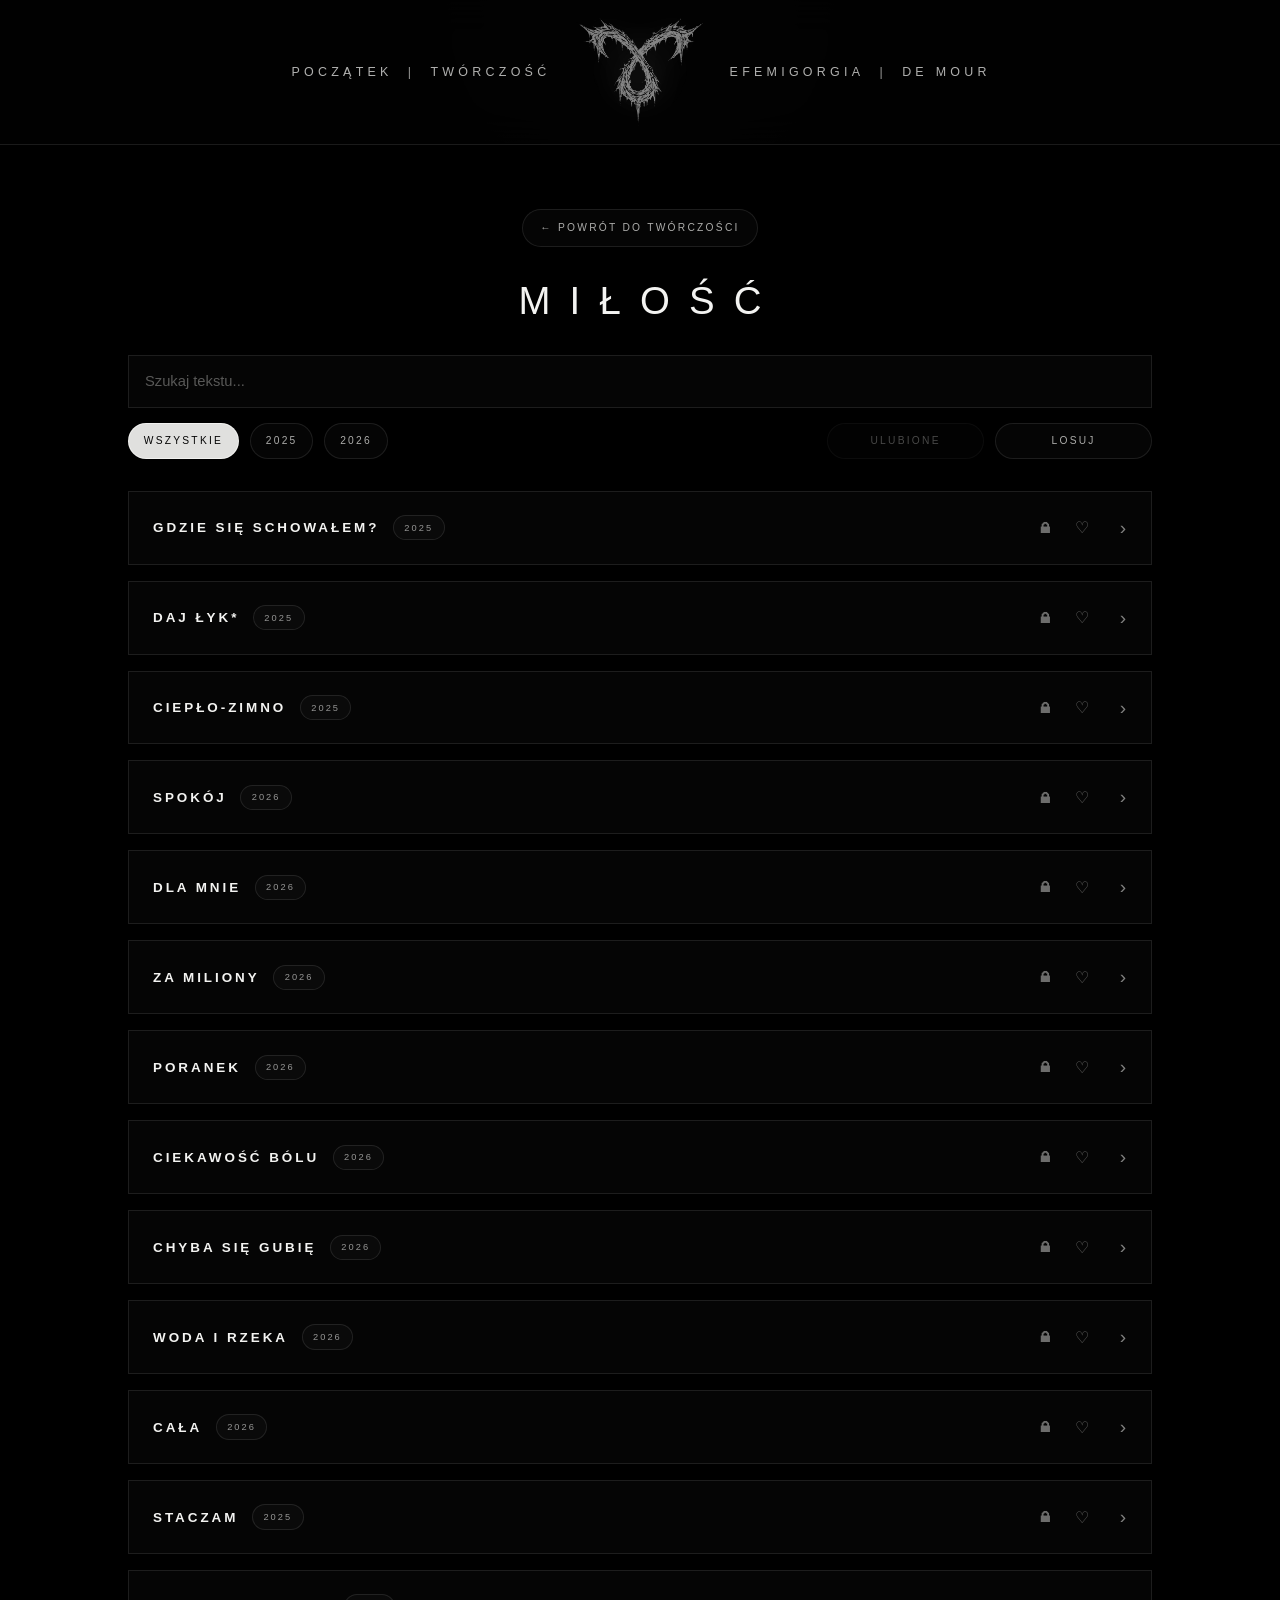
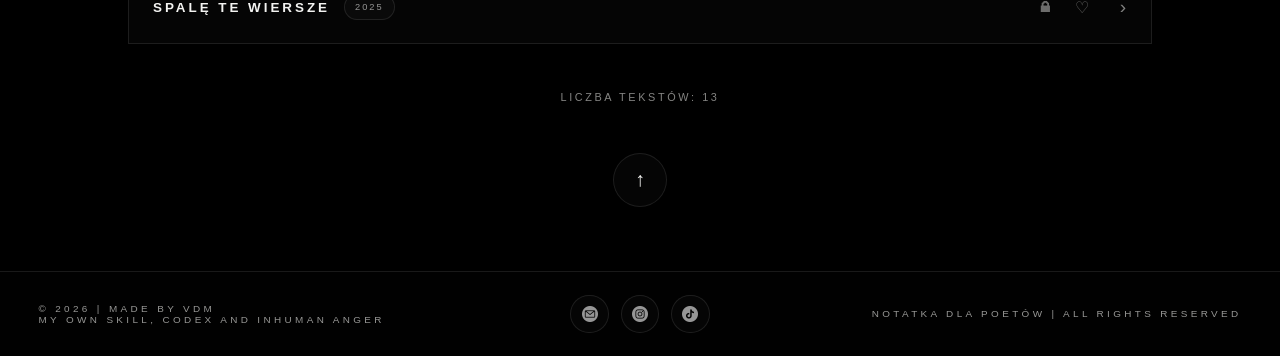
<file: milosc.html>
<!DOCTYPE html>
<html lang="pl">
<head>
  <meta charset="UTF-8">
  <meta name="viewport" content="width=device-width, initial-scale=1.0">
  <title>💀 Vincent de Mour - Poezja - Miłość</title>
  <meta
    name="description"
    content="Lubisz kochać. I lubisz jak boli. To ciekawość. Ciekawość bólu."
  >
  <meta property="og:title" content="Vincent de Mour - Poezja - Miłość">
  <meta property="og:description" content="Lubisz kochać. I lubisz jak boli. To ciekawość. Ciekawość bólu.">
  <meta property="og:image" content="https://mour.pl/assets/images/ogmour.png">
  <meta property="og:url" content="https://mour.pl/milosc.html">
  <meta property="og:type" content="website">
  <link rel="icon" type="image/png" href="assets/images/logow.png">
  <link rel="stylesheet" href="assets/css/styles.css">
  <script src="assets/js/main.js" defer></script>
</head>
<body>
  <div class="page-shell">
    <header class="site-header" data-header>
      <nav class="site-nav" aria-label="navigation">
        <div class="nav-cluster nav-cluster--left" aria-label="menu">
          <a class="nav-link" href="index.html">Początek</a>
          <span class="nav-divider" aria-hidden="true">|</span>
          <a class="nav-link" href="tworczosc.html">Twórczość</a>
        </div>

        <a class="nav-logo" href="index.html" aria-label="Efemigorgia">
          <img class="nav-logo__image nav-logo__image--base" src="assets/images/logow.png" alt="">
          <img class="nav-logo__image nav-logo__image--hover" src="assets/images/logor.png" alt="">
        </a>

        <div class="nav-cluster nav-cluster--right" aria-label="Menu po prawej">
          <a class="nav-link" href="efemigorgia.html">Efemigorgia</a>
          <span class="nav-divider" aria-hidden="true">|</span>
          <a class="nav-link" href="de-mour.html">De Mour</a>
        </div>

        <button
          class="nav-toggle"
          type="button"
          aria-label="Otwórz menu"
          aria-expanded="false"
          aria-controls="mobile-menu"
          data-nav-toggle
        >
          <img class="nav-toggle__icon" src="assets/icons/burger.png" alt="">
        </button>
      </nav>

      <div class="mobile-menu" id="mobile-menu" data-mobile-menu>
        <a class="mobile-link" href="index.html" data-mobile-link>Początek</a>
        <a class="mobile-link" href="tworczosc.html" data-mobile-link>Twórczość</a>
        <a class="mobile-link" href="efemigorgia.html" data-mobile-link>Efemigorgia</a>
        <a class="mobile-link" href="de-mour.html" data-mobile-link>De Mour</a>
      </div>
    </header>

    <main class="site-main site-main--accordion">
      <section class="accordion-stage" aria-label="Miłość">
        <div class="accordion-stage__inner">
          <a class="accordion-stage__back" href="tworczosc.html">← Powrót do twórczości</a>
          <h1 class="accordion-stage__title" data-testid="milosc">Miłość</h1>
          <div class="accordion-tools" data-accordion-filter>
            <label class="accordion-search" for="milosc-search">
              <input
                class="accordion-search__input"
                id="milosc-search"
                type="search"
                placeholder="Szukaj tekstu..."
                data-accordion-search
              >
            </label>

            <div class="accordion-filters-row">
              <div class="accordion-filters" aria-label="Filtruj po roku">
                <button class="accordion-filter is-active" type="button" data-accordion-filter-button="all" aria-pressed="true">
                  Wszystkie
                </button>
                <button class="accordion-filter" type="button" data-accordion-filter-button="2025" aria-pressed="false">
                  2025
                </button>
                <button class="accordion-filter" type="button" data-accordion-filter-button="2026" aria-pressed="false">
                  2026
                </button>
              </div>

              <div class="accordion-actions" aria-label="Akcje listy">
                <button class="accordion-filter accordion-filter--utility" type="button" data-accordion-favorites aria-pressed="false">
                  Ulubione
                </button>
                <button class="accordion-filter accordion-filter--utility" type="button" data-accordion-random aria-pressed="false">
                  Losuj
                </button>
              </div>
            </div>
          </div>

          <div class="accordion-link-list" aria-label="Lista utworów">
            <p class="accordion-empty" data-accordion-empty hidden>Brak wyników dla tego wyszukiwania.</p>

            <div class="accordion-link-item" data-accordion-year="2025">
              <a class="accordion-link-item__main" href="#" data-testid="gdzie-sie-schowalem">
                <span class="accordion-link-item__title">Gdzie się schowałem?</span>
                <span class="accordion-summary__tag">2025</span>
              </a>
              <span class="accordion-link-item__lock" aria-hidden="true">&#x1F512;&#xFE0E;</span>
              <button class="accordion-summary__heart" type="button" data-accordion-heart data-heart-id="milosc-czym-jest-milosc" aria-label="Polub tekst" aria-pressed="false">
                <span aria-hidden="true">♡</span>
              </button>
            </div>

            <div class="accordion-link-item" data-accordion-year="2025">
              <a class="accordion-link-item__main" href="#" data-testid="daj-lyk">
                <span class="accordion-link-item__title">Daj łyk*</span>
                <span class="accordion-summary__tag">2025</span>
              </a>
              <span class="accordion-link-item__lock" aria-hidden="true">&#x1F512;&#xFE0E;</span>
              <button class="accordion-summary__heart" type="button" data-accordion-heart data-heart-id="milosc-kiedy-uczucie-staje-sie-obsesja" aria-label="Polub tekst" aria-pressed="false">
                <span aria-hidden="true">♡</span>
              </button>
            </div>

            <div class="accordion-link-item" data-accordion-year="2025">
              <a class="accordion-link-item__main" href="#" data-testid="cieplo-zimno">
                <span class="accordion-link-item__title">Ciepło-Zimno</span>
                <span class="accordion-summary__tag">2025</span>
              </a>
              <span class="accordion-link-item__lock" aria-hidden="true">&#x1F512;&#xFE0E;</span>
              <button class="accordion-summary__heart" type="button" data-accordion-heart data-heart-id="milosc-czy-bliskosc-potrzebuje-slow" aria-label="Polub tekst" aria-pressed="false">
                <span aria-hidden="true">♡</span>
              </button>
            </div>

            <div class="accordion-link-item" data-accordion-year="2026">
              <a class="accordion-link-item__main" href="#" data-testid="spokoj">
                <span class="accordion-link-item__title">Spokój</span>
                <span class="accordion-summary__tag">2026</span>
              </a>
              <span class="accordion-link-item__lock" aria-hidden="true">&#x1F512;&#xFE0E;</span>
              <button class="accordion-summary__heart" type="button" data-accordion-heart data-heart-id="milosc-jak-cialo-pamieta-uczucie" aria-label="Polub tekst" aria-pressed="false">
                <span aria-hidden="true">♡</span>
              </button>
            </div>

            <div class="accordion-link-item" data-accordion-year="2026">
              <a class="accordion-link-item__main" href="#" data-testid="dla-mnie">
                <span class="accordion-link-item__title">Dla mnie</span>
                <span class="accordion-summary__tag">2026</span>
              </a>
              <span class="accordion-link-item__lock" aria-hidden="true">&#x1F512;&#xFE0E;</span>
              <button class="accordion-summary__heart" type="button" data-accordion-heart data-heart-id="milosc-co-zostaje-po-odejsciu" aria-label="Polub tekst" aria-pressed="false">
                <span aria-hidden="true">♡</span>
              </button>
            </div>

            <div class="accordion-link-item" data-accordion-year="2026">
              <a class="accordion-link-item__main" href="#" data-testid="za-miliony">
                <span class="accordion-link-item__title">Za miliony</span>
                <span class="accordion-summary__tag">2026</span>
              </a>
              <span class="accordion-link-item__lock" aria-hidden="true">&#x1F512;&#xFE0E;</span>
              <button class="accordion-summary__heart" type="button" data-accordion-heart data-heart-id="milosc-co-zostaje-po-odejsciu" aria-label="Polub tekst" aria-pressed="false">
                <span aria-hidden="true">♡</span>
              </button>
            </div>

            <div class="accordion-link-item" data-accordion-year="2026">
              <a class="accordion-link-item__main" href="#" data-testid="poranek">
                <span class="accordion-link-item__title">Poranek</span>
                <span class="accordion-summary__tag">2026</span>
              </a>
              <span class="accordion-link-item__lock" aria-hidden="true">&#x1F512;&#xFE0E;</span>
              <button class="accordion-summary__heart" type="button" data-accordion-heart data-heart-id="milosc-co-zostaje-po-odejsciu" aria-label="Polub tekst" aria-pressed="false">
                <span aria-hidden="true">♡</span>
              </button>
            </div>

            <div class="accordion-link-item" data-accordion-year="2026">
              <a class="accordion-link-item__main" href="#" data-testid="ciekawosc-bolu">
                <span class="accordion-link-item__title">Ciekawość bólu</span>
                <span class="accordion-summary__tag">2026</span>
              </a>
              <span class="accordion-link-item__lock" aria-hidden="true">&#x1F512;&#xFE0E;</span>
              <button class="accordion-summary__heart" type="button" data-accordion-heart data-heart-id="milosc-co-zostaje-po-odejsciu" aria-label="Polub tekst" aria-pressed="false">
                <span aria-hidden="true">♡</span>
              </button>
            </div>

            <div class="accordion-link-item" data-accordion-year="2026">
              <a class="accordion-link-item__main" href="#" data-testid="chyba-sie-gubie">
                <span class="accordion-link-item__title">Chyba się gubię</span>
                <span class="accordion-summary__tag">2026</span>
              </a>
              <span class="accordion-link-item__lock" aria-hidden="true">&#x1F512;&#xFE0E;</span>
              <button class="accordion-summary__heart" type="button" data-accordion-heart data-heart-id="milosc-co-zostaje-po-odejsciu" aria-label="Polub tekst" aria-pressed="false">
                <span aria-hidden="true">♡</span>
              </button>
            </div>

            <div class="accordion-link-item" data-accordion-year="2026">
              <a class="accordion-link-item__main" href="#" data-testid="woda-rzeka">
                <span class="accordion-link-item__title">Woda i rzeka</span>
                <span class="accordion-summary__tag">2026</span>
              </a>
              <span class="accordion-link-item__lock" aria-hidden="true">&#x1F512;&#xFE0E;</span>
              <button class="accordion-summary__heart" type="button" data-accordion-heart data-heart-id="milosc-co-zostaje-po-odejsciu" aria-label="Polub tekst" aria-pressed="false">
                <span aria-hidden="true">♡</span>
              </button>
            </div>

            <div class="accordion-link-item" data-accordion-year="2026">
              <a class="accordion-link-item__main" href="#" data-testid="cala">
                <span class="accordion-link-item__title">Cała</span>
                <span class="accordion-summary__tag">2026</span>
              </a>
              <span class="accordion-link-item__lock" aria-hidden="true">&#x1F512;&#xFE0E;</span>
              <button class="accordion-summary__heart" type="button" data-accordion-heart data-heart-id="milosc-co-zostaje-po-odejsciu" aria-label="Polub tekst" aria-pressed="false">
                <span aria-hidden="true">♡</span>
              </button>
            </div>

            <div class="accordion-link-item" data-accordion-year="2025">
              <a class="accordion-link-item__main" href="#" data-testid="staczam">
                <span class="accordion-link-item__title">Staczam</span>
                <span class="accordion-summary__tag">2025</span>
              </a>
              <span class="accordion-link-item__lock" aria-hidden="true">&#x1F512;&#xFE0E;</span>
              <button class="accordion-summary__heart" type="button" data-accordion-heart data-heart-id="milosc-co-zostaje-po-odejsciu" aria-label="Polub tekst" aria-pressed="false">
                <span aria-hidden="true">♡</span>
              </button>
            </div>

            <div class="accordion-link-item" data-accordion-year="2025">
              <a class="accordion-link-item__main" href="#" data-testid="spale-te-wiersze">
                <span class="accordion-link-item__title">Spalę te wiersze</span>
                <span class="accordion-summary__tag">2025</span>
              </a>
              <span class="accordion-link-item__lock" aria-hidden="true">&#x1F512;&#xFE0E;</span>
              <button class="accordion-summary__heart" type="button" data-accordion-heart data-heart-id="milosc-co-zostaje-po-odejsciu" aria-label="Polub tekst" aria-pressed="false">
                <span aria-hidden="true">♡</span>
              </button>
            </div>
          </div>

          <p class="accordion-counter" data-accordion-counter>
            Liczba tekstów: <span data-accordion-counter-value>0</span>
          </p>

          <div class="accordion-footer-action">
            <button class="scroll-top-button" type="button" data-scroll-top aria-label="Przewiń na początek strony">
              <span aria-hidden="true">&#8593;</span>
            </button>
          </div>
        </div>
      </section>
    </main>

    <footer class="site-footer">
      <p class="site-footer__item">&copy; <span data-year></span><span> | </span><span>Made by VDM</span><br><span>My own skill, Codex and inhuman anger</span></p>

      <div class="site-footer__social" aria-label="Social media">
        <button class="icon-button" type="button" data-contact-open aria-label="Kontakt">
          <img src="assets/icons/email.png" alt="">
        </button>

        <a class="icon-button" href="https://www.instagram.com/vincentdemour/" target="_blank" rel="noreferrer" aria-label="Instagram">
          <img src="assets/icons/instagram.png" alt="">
        </a>

        <a class="icon-button" href="#" target="_blank" rel="noreferrer" aria-label="TikTok">
          <img src="assets/icons/tiktok.png" alt="">
        </a>
      </div>

      <p class="site-footer__item site-footer__item--right"><button class="site-footer__note-button" type="button" data-note-open>Notatka dla poetów</button><span> | </span><span>All Rights Reserved</span></p>
    </footer>

  <div class="contact-modal" data-contact-modal hidden>
    <div class="contact-modal__backdrop" data-contact-close></div>
    <div
      class="contact-modal__dialog"
      role="dialog"
      aria-modal="true"
      aria-label="Formularz kontaktowy"
    >
      <button class="contact-modal__close" type="button" data-contact-close aria-label="Zamknij formularz">
        <span aria-hidden="true">+</span>
      </button>

      <form class="contact-form" data-contact-form data-contact-email="hrabiademour@gmail.com">
        <label class="contact-form__field">
          <span>Imię</span>
          <input type="text" name="name" placeholder="Twoje imię" required>
        </label>

        <label class="contact-form__field">
          <span>E-mail</span>
          <input type="email" name="email" placeholder="twoj@email.com" required>
        </label>

        <label class="contact-form__field">
          <span>Temat</span>
          <input type="text" name="subject" placeholder="Temat wiadomości" required>
        </label>

        <label class="contact-form__field">
          <span>Wiadomość</span>
          <textarea name="message" rows="6" placeholder="Treść wiadomości" required></textarea>
        </label>

        <button class="contact-form__submit" type="submit">Wyślij</button>
      </form>
    </div>
  </div>

  <div class="contact-modal note-modal" data-note-modal hidden>
    <div class="contact-modal__backdrop" data-note-close></div>
    <div
      class="contact-modal__dialog note-modal__dialog"
      role="dialog"
      aria-modal="true"
      aria-label="Notatka dla poetów"
    >
      <button class="contact-modal__close note-modal__close" type="button" data-note-close aria-label="Zamknij notatkę">
        <span aria-hidden="true">×</span>
      </button>

      <div class="note-modal__section">
        <div class="note-modal__text">
          <p>Pamiętaj!</p> 
          <p>Pisząc wiersz nie wskazuj bezpośrednio o czym on jest.</p>
          <p>Na przykład:</p>
          <p>Lubię czarne<br>Smukłe, głośne</p>
        </div>
      </div>
    </div>
  </div>
</body>
</html>
</file>
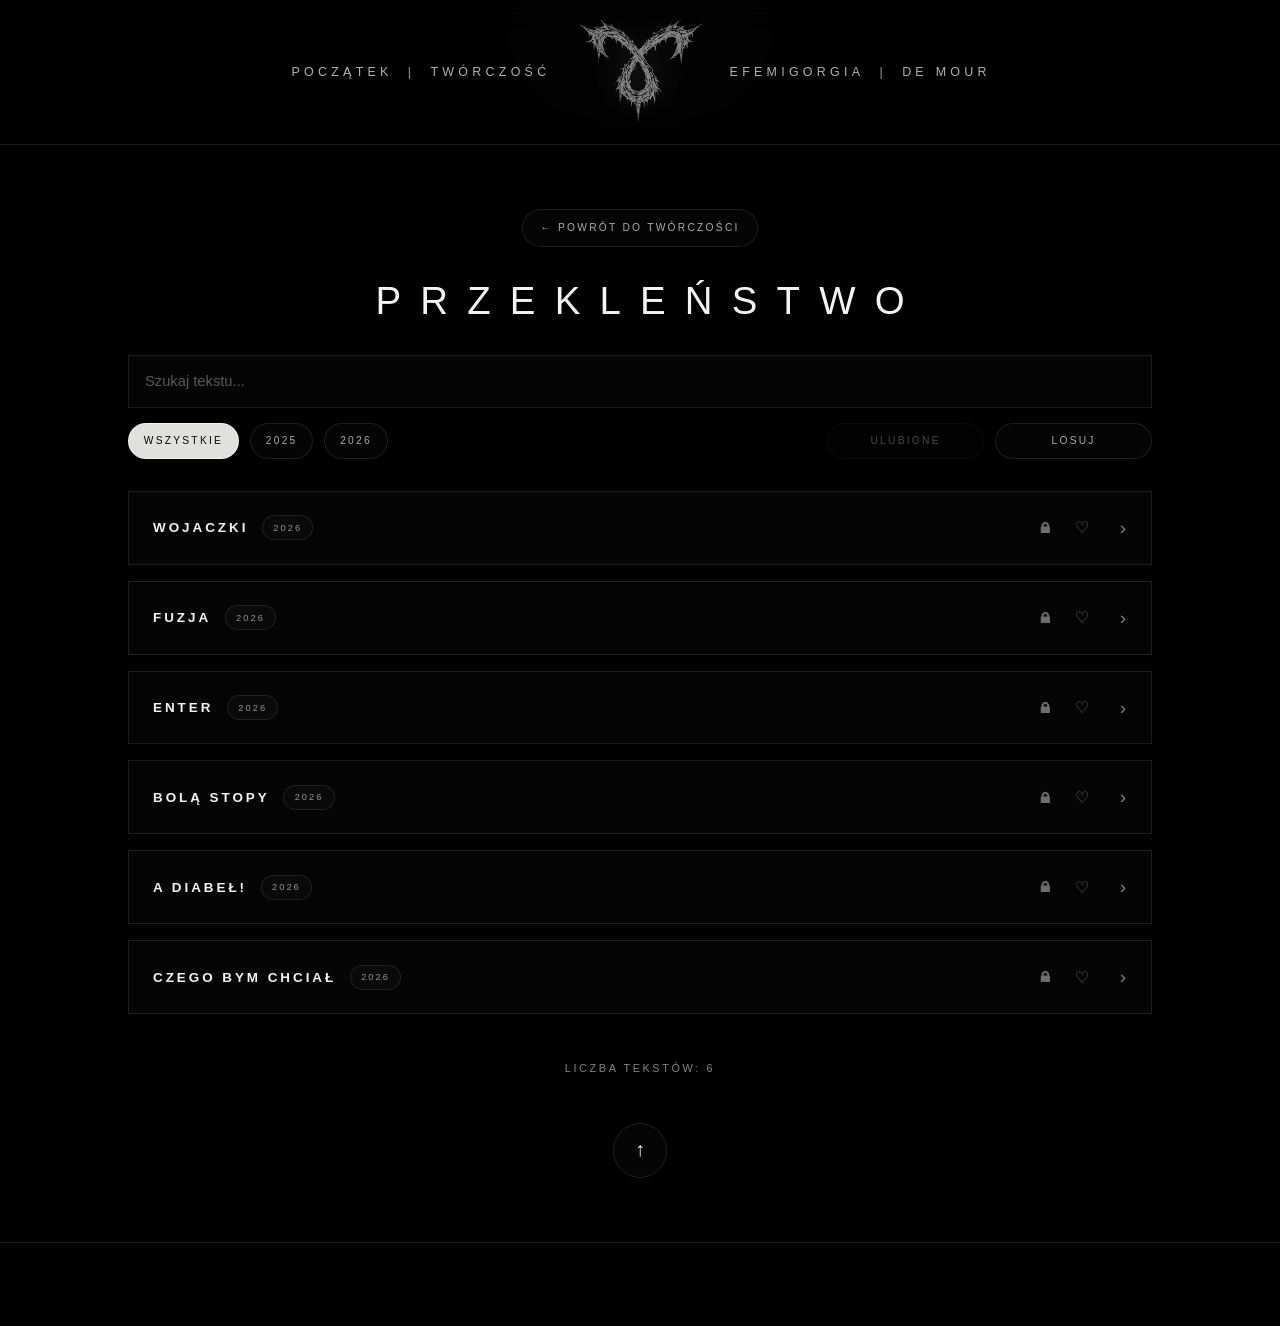
<file: przeklenstwo.html>
<!DOCTYPE html>
<html lang="pl">
<head>
  <meta charset="UTF-8">
  <meta name="viewport" content="width=device-width, initial-scale=1.0">
  <title>💀 Vincent de Mour - Poezja - Przekleństwo</title>
  <meta
    name="description" 
    content="Przekleństwo nam towarzyszy. Pchamy je w każde zdanie. Każde zdanie pcha nas w przekleństwo. Poezja do zdania. Poezja to przekleństwo."
  >
  <meta property="og:title" content="Vincent de Mour - Poezja - Przekleństwo">
  <meta property="og:description" content="Przekleństwo nam towarzyszy. Pchamy je w każde zdanie. Każde zdanie pcha nas w przekleństwo. Poezja do zdania. Poezja to przekleństwo.">
  <meta property="og:image" content="https://mour.pl/assets/images/ogmour.png">
  <meta property="og:url" content="https://mour.pl/przeklenstwo.html">
  <meta property="og:type" content="website">
  <link rel="icon" type="image/png" href="assets/images/logow.png">
  <link rel="stylesheet" href="assets/css/styles.css">
  <script src="assets/js/main.js" defer></script>
</head>
<body>
  <div class="page-shell">
    <header class="site-header" data-header>
      <nav class="site-nav" aria-label="navigation">
        <div class="nav-cluster nav-cluster--left" aria-label="menu">
          <a class="nav-link" href="index.html">Początek</a>
          <span class="nav-divider" aria-hidden="true">|</span>
          <a class="nav-link" href="tworczosc.html">Twórczość</a>
        </div>

        <a class="nav-logo" href="index.html" aria-label="Efemigorgia">
          <img class="nav-logo__image nav-logo__image--base" src="assets/images/logow.png" alt="">
          <img class="nav-logo__image nav-logo__image--hover" src="assets/images/logor.png" alt="">
        </a>

        <div class="nav-cluster nav-cluster--right" aria-label="Menu po prawej">
          <a class="nav-link" href="efemigorgia.html">Efemigorgia</a>
          <span class="nav-divider" aria-hidden="true">|</span>
          <a class="nav-link" href="de-mour.html">De Mour</a>
        </div>

        <button
          class="nav-toggle"
          type="button"
          aria-label="Otwórz menu"
          aria-expanded="false"
          aria-controls="mobile-menu"
          data-nav-toggle
        >
          <img class="nav-toggle__icon" src="assets/icons/burger.png" alt="">
        </button>
      </nav>

      <div class="mobile-menu" id="mobile-menu" data-mobile-menu>
        <a class="mobile-link" href="index.html" data-mobile-link>Początek</a>
        <a class="mobile-link" href="tworczosc.html" data-mobile-link>Twórczość</a>
        <a class="mobile-link" href="efemigorgia.html" data-mobile-link>Efemigorgia</a>
        <a class="mobile-link" href="de-mour.html" data-mobile-link>De Mour</a>
      </div>
    </header>

    <main class="site-main site-main--accordion">
      <section class="accordion-stage" aria-label="Przekleństwo">
        <div class="accordion-stage__inner">
          <a class="accordion-stage__back" href="tworczosc.html">← Powrót do twórczości</a>
          <h1 class="accordion-stage__title">Przekleństwo</h1>
          <div class="accordion-tools" data-accordion-filter>
            <label class="accordion-search" for="przeklenstwo-search">
              <input
                class="accordion-search__input"
                id="przeklenstwo-search"
                type="search"
                placeholder="Szukaj tekstu..."
                data-accordion-search
              >
            </label>

            <div class="accordion-filters-row">
              <div class="accordion-filters" aria-label="Filtruj po roku">
                <button class="accordion-filter is-active" type="button" data-accordion-filter-button="all" aria-pressed="true">
                  Wszystkie
                </button>
                <button class="accordion-filter" type="button" data-accordion-filter-button="2025" aria-pressed="false">
                  2025
                </button>
                <button class="accordion-filter" type="button" data-accordion-filter-button="2026" aria-pressed="false">
                  2026
                </button>
              </div>

              <div class="accordion-actions" aria-label="Akcje listy">
                <button class="accordion-filter accordion-filter--utility" type="button" data-accordion-favorites aria-pressed="false">
                  Ulubione
                </button>
                <button class="accordion-filter accordion-filter--utility" type="button" data-accordion-random aria-pressed="false">
                  Losuj
                </button>
              </div>
            </div>
          </div>

          <div class="accordion-link-list" aria-label="Lista utworów">
            <p class="accordion-empty" data-accordion-empty hidden>Brak wyników dla tego wyszukiwania.</p>

            <div class="accordion-link-item" data-accordion-year="2026">
              <a class="accordion-link-item__main" href="#" data-testid="wojaczki">
                <span class="accordion-link-item__title">Wojaczki</span>
                <span class="accordion-summary__tag">2026</span>
              </a>
              <span class="accordion-link-item__lock" aria-hidden="true">&#x1F512;&#xFE0E;</span>
              <button class="accordion-summary__heart" type="button" data-accordion-heart data-heart-id="przeklenstwo-czym-jest-milosc" aria-label="Polub tekst" aria-pressed="false">
                <span aria-hidden="true">♡</span>
              </button>
            </div>

            <div class="accordion-link-item" data-accordion-year="2026">
              <a class="accordion-link-item__main" href="#" data-testid="fuzja">
                <span class="accordion-link-item__title">Fuzja</span>
                <span class="accordion-summary__tag">2026</span>
              </a>
              <span class="accordion-link-item__lock" aria-hidden="true">&#x1F512;&#xFE0E;</span>
              <button class="accordion-summary__heart" type="button" data-accordion-heart data-heart-id="przeklenstwo-kiedy-uczucie-staje-sie-obsesja" aria-label="Polub tekst" aria-pressed="false">
                <span aria-hidden="true">♡</span>
              </button>
            </div>

            <div class="accordion-link-item" data-accordion-year="2026">
              <a class="accordion-link-item__main" href="#" data-testid="enter">
                <span class="accordion-link-item__title">Enter</span>
                <span class="accordion-summary__tag">2026</span>
              </a>
              <span class="accordion-link-item__lock" aria-hidden="true">&#x1F512;&#xFE0E;</span>
              <button class="accordion-summary__heart" type="button" data-accordion-heart data-heart-id="przeklenstwo-czy-bliskosc-potrzebuje-slow" aria-label="Polub tekst" aria-pressed="false">
                <span aria-hidden="true">♡</span>
              </button>
            </div>

            <div class="accordion-link-item" data-accordion-year="2026">
              <a class="accordion-link-item__main" href="#" data-testid="bola-stopy">
                <span class="accordion-link-item__title">Bolą stopy</span>
                <span class="accordion-summary__tag">2026</span>
              </a>
              <span class="accordion-link-item__lock" aria-hidden="true">&#x1F512;&#xFE0E;</span>
              <button class="accordion-summary__heart" type="button" data-accordion-heart data-heart-id="przeklenstwo-jak-cialo-pamieta-uczucie" aria-label="Polub tekst" aria-pressed="false">
                <span aria-hidden="true">♡</span>
              </button>
            </div>

            <div class="accordion-link-item" data-accordion-year="2026">
              <a class="accordion-link-item__main" href="#" data-testid="a-diabel">
                <span class="accordion-link-item__title">A diabeł!</span>
                <span class="accordion-summary__tag">2026</span>
              </a>
              <span class="accordion-link-item__lock" aria-hidden="true">&#x1F512;&#xFE0E;</span>
              <button class="accordion-summary__heart" type="button" data-accordion-heart data-heart-id="przeklenstwo-co-zostaje-po-odejsciu" aria-label="Polub tekst" aria-pressed="false">
                <span aria-hidden="true">♡</span>
              </button>
            </div>

            <div class="accordion-link-item" data-accordion-year="2026">
              <a class="accordion-link-item__main" href="#" data-testid="przeklenstwo-secret">
                <span class="accordion-link-item__title">Czego bym chciał</span>
                <span class="accordion-summary__tag">2026</span>
              </a>
              <span class="accordion-link-item__lock" aria-hidden="true">&#x1F512;&#xFE0E;</span>
              <button class="accordion-summary__heart" type="button" data-accordion-heart data-heart-id="przeklenstwo-secret" aria-label="Polub tekst" aria-pressed="false">
                <span aria-hidden="true">♡</span>
              </button>
            </div>
          </div>

          <p class="accordion-counter" data-accordion-counter>
            Liczba tekstów: <span data-accordion-counter-value>0</span>
          </p>

          <div class="accordion-footer-action">
            <button class="scroll-top-button" type="button" data-scroll-top aria-label="Przewiń na początek strony">
              <span aria-hidden="true">&#8593;</span>
            </button>
          </div>
        </div>
      </section>
    </main>

    <footer class="site-footer">
      <p class="site-footer__item">&copy; <span data-year></span><span> | </span><span>Made by VDM</span><br><span>My own skill, Codex and inhuman anger</span></p>

      <div class="site-footer__social" aria-label="Social media">
        <button class="icon-button" type="button" data-contact-open aria-label="Kontakt">
          <img src="assets/icons/email.png" alt="">
        </button>

        <a class="icon-button" href="https://www.instagram.com/vincentdemour/" target="_blank" rel="noreferrer" aria-label="Instagram">
          <img src="assets/icons/instagram.png" alt="">
        </a>

        <a class="icon-button" href="#" target="_blank" rel="noreferrer" aria-label="TikTok">
          <img src="assets/icons/tiktok.png" alt="">
        </a>
      </div>

      <p class="site-footer__item site-footer__item--right"><button class="site-footer__note-button" type="button" data-note-open>Notatka dla poetów</button><span> | </span><span>All Rights Reserved</span></p>
    </footer>

  <div class="contact-modal" data-contact-modal hidden>
    <div class="contact-modal__backdrop" data-contact-close></div>
    <div
      class="contact-modal__dialog"
      role="dialog"
      aria-modal="true"
      aria-label="Formularz kontaktowy"
    >
      <button class="contact-modal__close" type="button" data-contact-close aria-label="Zamknij formularz">
        <span aria-hidden="true">+</span>
      </button>

      <form class="contact-form" data-contact-form data-contact-email="hrabiademour@gmail.com">
        <label class="contact-form__field">
          <span>Imię</span>
          <input type="text" name="name" placeholder="Twoje imię" required>
        </label>

        <label class="contact-form__field">
          <span>E-mail</span>
          <input type="email" name="email" placeholder="twoj@email.com" required>
        </label>

        <label class="contact-form__field">
          <span>Temat</span>
          <input type="text" name="subject" placeholder="Temat wiadomości" required>
        </label>

        <label class="contact-form__field">
          <span>Wiadomość</span>
          <textarea name="message" rows="6" placeholder="Treść wiadomości" required></textarea>
        </label>

        <button class="contact-form__submit" type="submit">Wyślij</button>
      </form>
    </div>
  </div>

  <div class="contact-modal note-modal" data-note-modal hidden>
    <div class="contact-modal__backdrop" data-note-close></div>
    <div
      class="contact-modal__dialog note-modal__dialog"
      role="dialog"
      aria-modal="true"
      aria-label="Notatka dla poetów"
    >
      <button class="contact-modal__close note-modal__close" type="button" data-note-close aria-label="Zamknij notatkę">
        <span aria-hidden="true">×</span>
      </button>

      <div class="note-modal__section">
        <div class="note-modal__text">
          <p>Pamiętaj!</p> 
          <p>Pisząc wiersz nie wskazuj bezpośrednio o czym on jest.</p>
          <p>Na przykład:</p>
          <p>Lubię czarne<br>Smukłe, głośne</p>
        </div>
      </div>
    </div>
  </div>
</body>
</html>
</file>
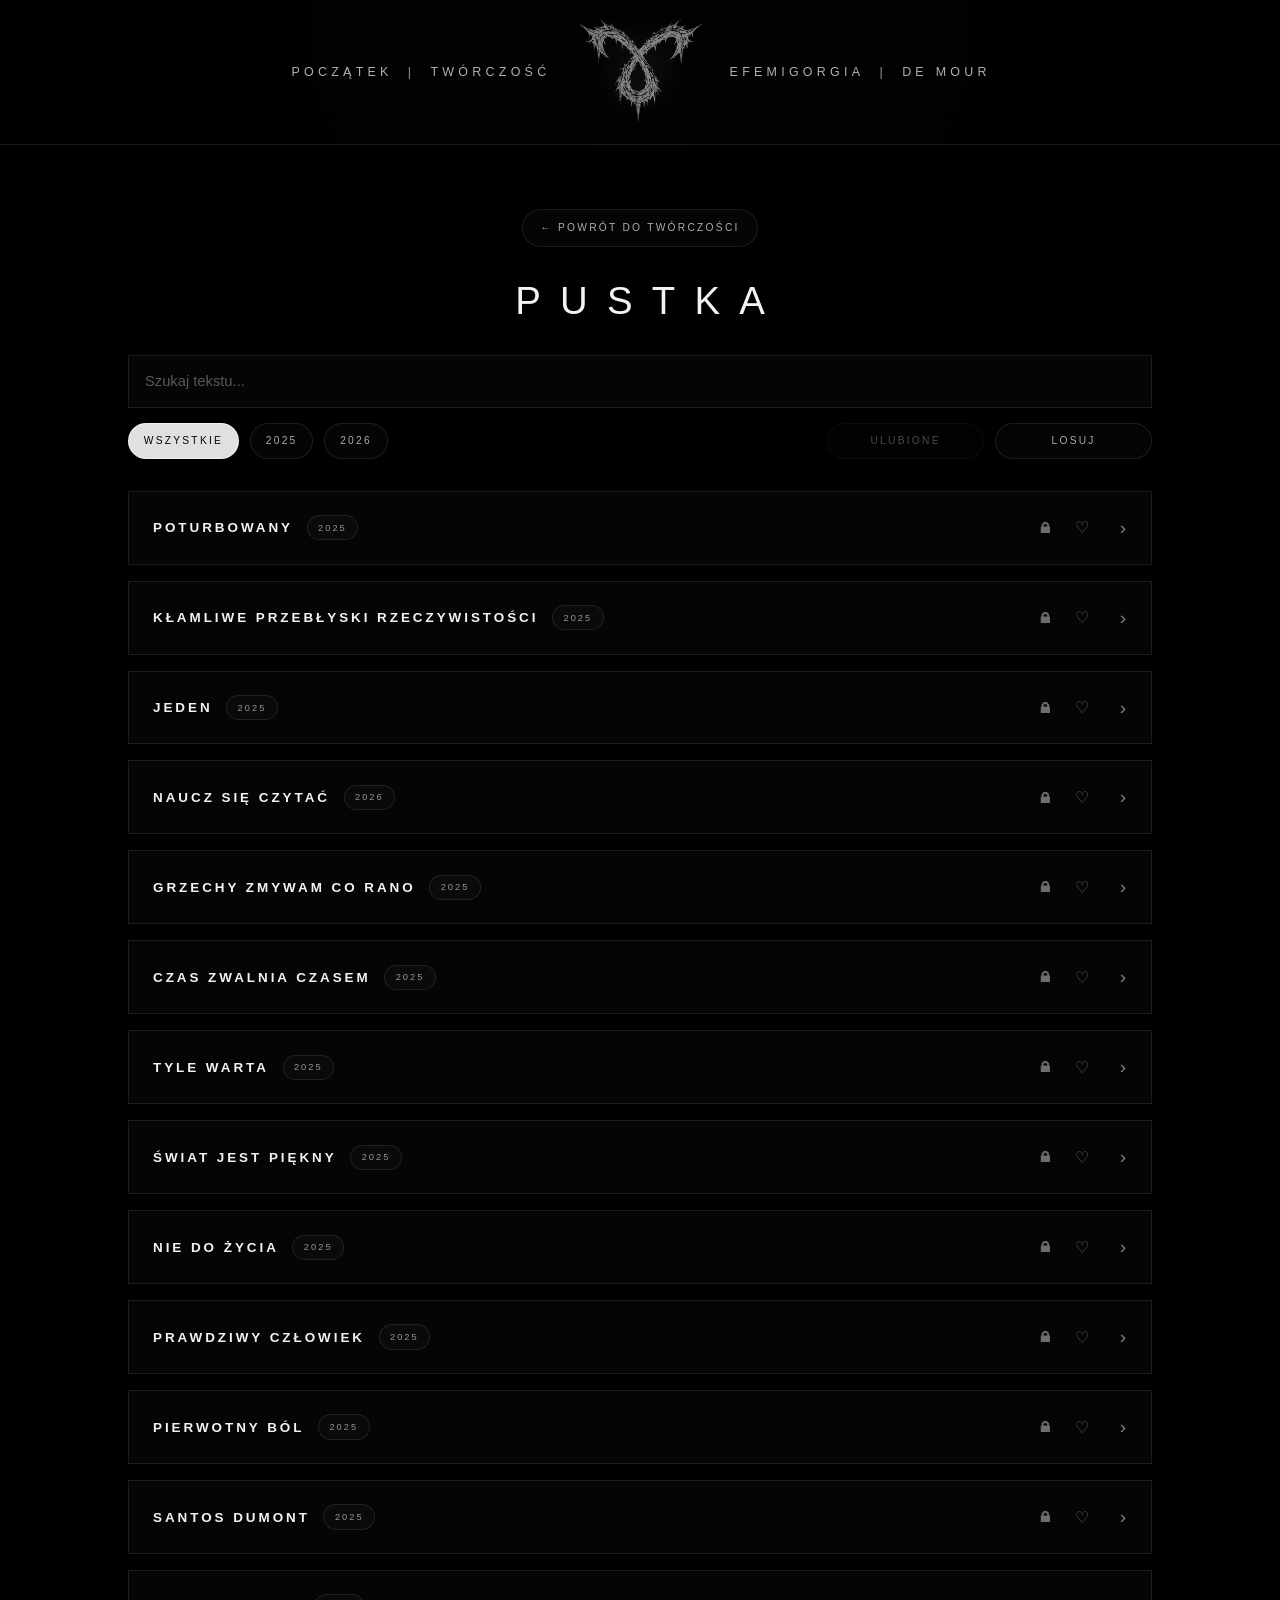
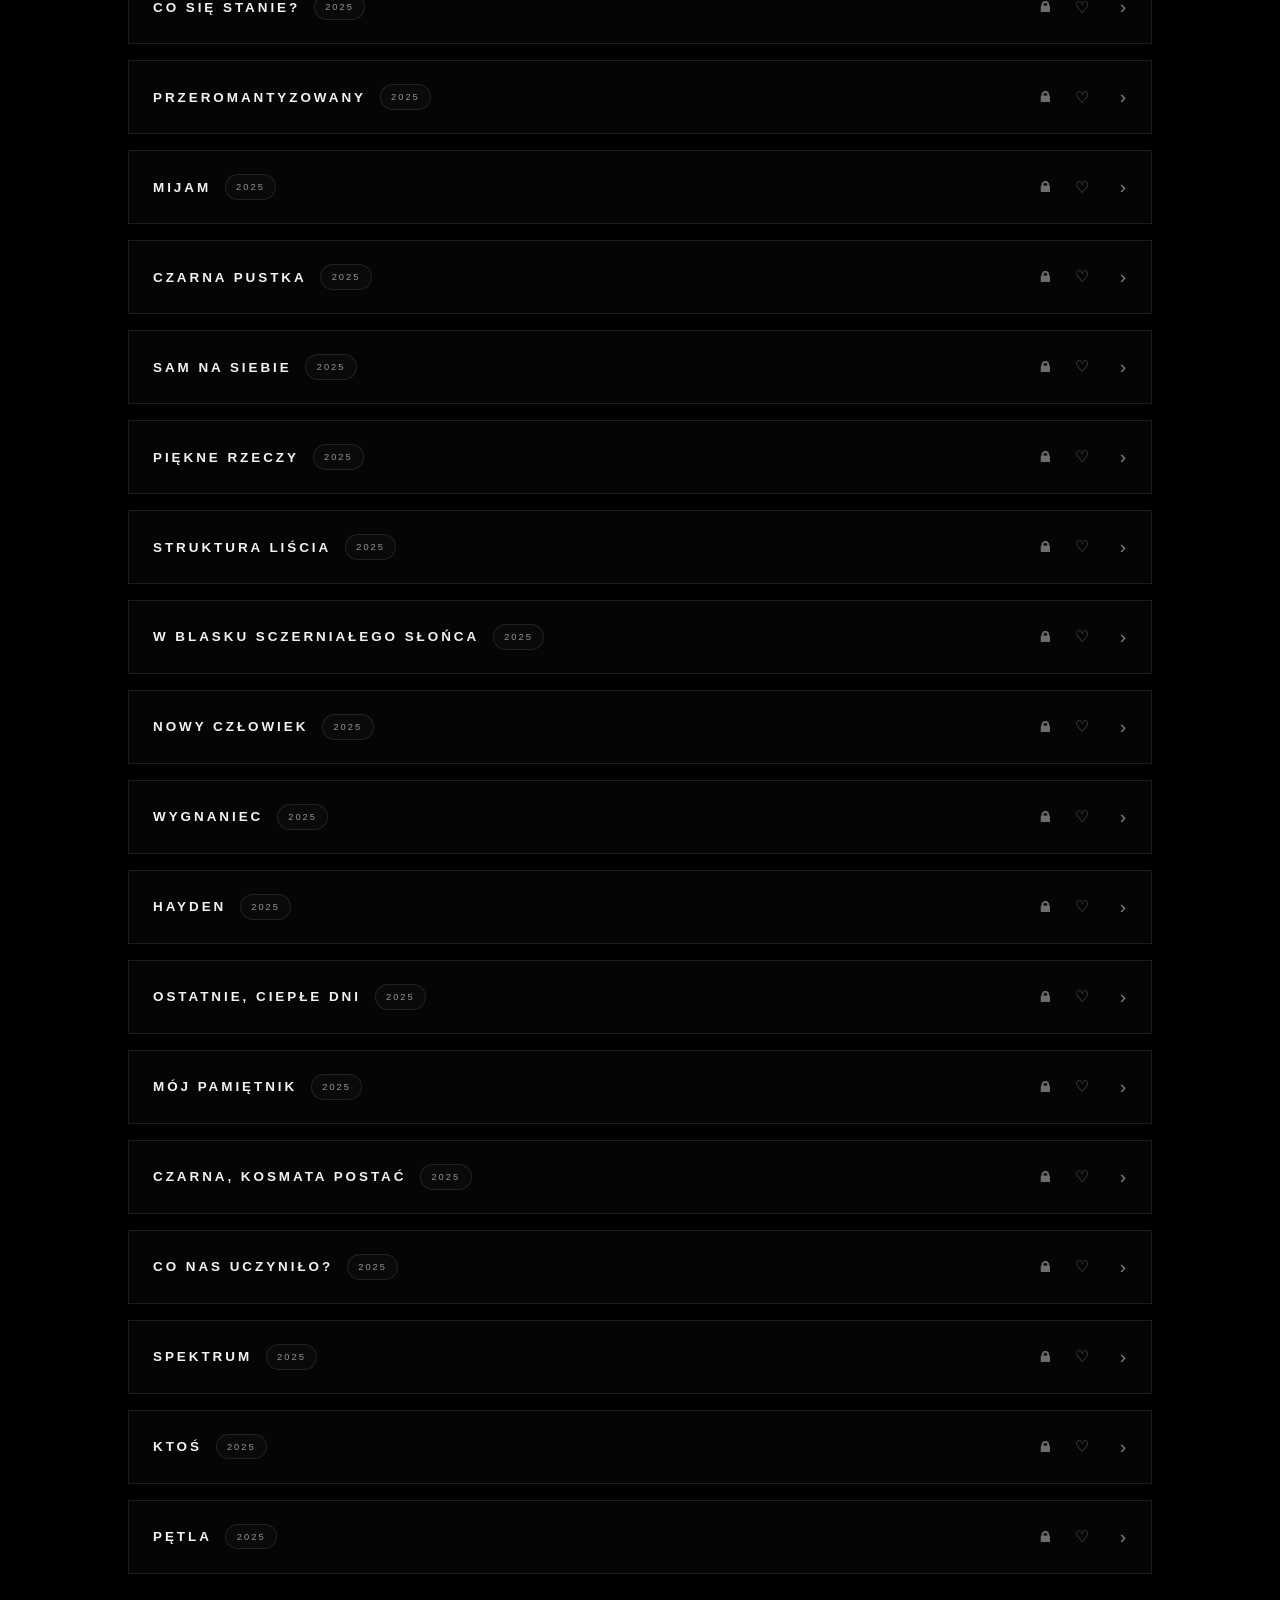
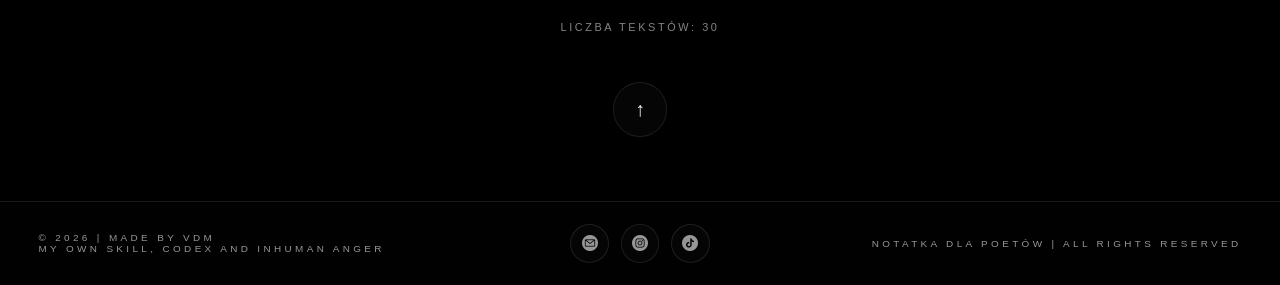
<file: pustka.html>
<!DOCTYPE html>
<html lang="pl">
<head>
  <meta charset="UTF-8">
  <meta name="viewport" content="width=device-width, initial-scale=1.0">
  <title>💀 Vincent de Mour - Poezja - Pustka</title>
  <meta
    name="description"
    content="Poetycka chrypa. Zadymione usta. Wypalone słońce. A za oknem pustka..."
  >
  <meta property="og:title" content="Vincent de Mour - Poezja - Pustka">
  <meta property="og:description" content="Poetycka chrypa. Zadymione usta. Wypalone słońce. A za oknem pustka...">
  <meta property="og:image" content="https://mour.pl/assets/images/ogmour.png">
  <meta property="og:url" content="https://mour.pl/pustka.html">
  <meta property="og:type" content="website">
  <link rel="icon" type="image/png" href="assets/images/logow.png">
  <link rel="stylesheet" href="assets/css/styles.css">
  <script src="assets/js/main.js" defer></script>
</head>
<body>
  <div class="page-shell">
    <header class="site-header" data-header>
      <nav class="site-nav" aria-label="navigation">
        <div class="nav-cluster nav-cluster--left" aria-label="menu">
          <a class="nav-link" href="index.html">Początek</a>
          <span class="nav-divider" aria-hidden="true">|</span>
          <a class="nav-link" href="tworczosc.html">Twórczość</a>
        </div>

        <a class="nav-logo" href="index.html" aria-label="Efemigorgia">
          <img class="nav-logo__image nav-logo__image--base" src="assets/images/logow.png" alt="">
          <img class="nav-logo__image nav-logo__image--hover" src="assets/images/logor.png" alt="">
        </a>

        <div class="nav-cluster nav-cluster--right" aria-label="Menu po prawej">
          <a class="nav-link" href="efemigorgia.html">Efemigorgia</a>
          <span class="nav-divider" aria-hidden="true">|</span>
          <a class="nav-link" href="de-mour.html">De Mour</a>
        </div>

        <button
          class="nav-toggle"
          type="button"
          aria-label="Otwórz menu"
          aria-expanded="false"
          aria-controls="mobile-menu"
          data-nav-toggle
        >
          <img class="nav-toggle__icon" src="assets/icons/burger.png" alt="">
        </button>
      </nav>

      <div class="mobile-menu" id="mobile-menu" data-mobile-menu>
        <a class="mobile-link" href="index.html" data-mobile-link>Początek</a>
        <a class="mobile-link" href="tworczosc.html" data-mobile-link>Twórczość</a>
        <a class="mobile-link" href="efemigorgia.html" data-mobile-link>Efemigorgia</a>
        <a class="mobile-link" href="de-mour.html" data-mobile-link>De Mour</a>
      </div>
    </header>

    <main class="site-main site-main--accordion">
      <section class="accordion-stage" aria-label="Pustka">
        <div class="accordion-stage__inner">
          <a class="accordion-stage__back" href="tworczosc.html">← Powrót do twórczości</a>
          <h1 class="accordion-stage__title" data-testid="pustka">Pustka</h1>
          <div class="accordion-tools" data-accordion-filter>
            <label class="accordion-search" for="pustka-search">
              <input
                class="accordion-search__input"
                id="pustka-search"
                type="search"
                placeholder="Szukaj tekstu..."
                data-accordion-search
              >
            </label>

            <div class="accordion-filters-row">
              <div class="accordion-filters" aria-label="Filtruj po roku">
                <button class="accordion-filter is-active" type="button" data-accordion-filter-button="all" aria-pressed="true">
                  Wszystkie
                </button>
                <button class="accordion-filter" type="button" data-accordion-filter-button="2025" aria-pressed="false">
                  2025
                </button>
                <button class="accordion-filter" type="button" data-accordion-filter-button="2026" aria-pressed="false">
                  2026
                </button>
              </div>

              <div class="accordion-actions" aria-label="Akcje listy">
                <button class="accordion-filter accordion-filter--utility" type="button" data-accordion-favorites aria-pressed="false">
                  Ulubione
                </button>
                <button class="accordion-filter accordion-filter--utility" type="button" data-accordion-random aria-pressed="false">
                  Losuj
                </button>
              </div>
            </div>
          </div>

          <div class="accordion-link-list" aria-label="Lista utworów">
            <p class="accordion-empty" data-accordion-empty hidden>Brak wyników dla tego wyszukiwania.</p>

            <div class="accordion-link-item" data-accordion-year="2025">
              <a class="accordion-link-item__main" href="#" data-testid="poturbowany">
                <span class="accordion-link-item__title">Poturbowany</span>
                <span class="accordion-summary__tag">2025</span>
              </a>
              <span class="accordion-link-item__lock" aria-hidden="true">&#x1F512;&#xFE0E;</span>
              <button class="accordion-summary__heart" type="button" data-accordion-heart data-heart-id="pustka-poturbowany" aria-label="Polub tekst" aria-pressed="false">
                <span aria-hidden="true">♡</span>
              </button>
            </div>

            <div class="accordion-link-item" data-accordion-year="2025">
              <a class="accordion-link-item__main" href="#" data-testid="klamliwe-przeblyski-rzeczywistosci">
                <span class="accordion-link-item__title">Kłamliwe przebłyski rzeczywistości</span>
                <span class="accordion-summary__tag">2025</span>
              </a>
              <span class="accordion-link-item__lock" aria-hidden="true">&#x1F512;&#xFE0E;</span>
              <button class="accordion-summary__heart" type="button" data-accordion-heart data-heart-id="pustka-klamliwe-przeblyski-rzeczywistosci" aria-label="Polub tekst" aria-pressed="false">
                <span aria-hidden="true">♡</span>
              </button>
            </div>

            <div class="accordion-link-item" data-accordion-year="2025">
              <a class="accordion-link-item__main" href="#" data-testid="jeden">
                <span class="accordion-link-item__title">Jeden</span>
                <span class="accordion-summary__tag">2025</span>
              </a>
              <span class="accordion-link-item__lock" aria-hidden="true">&#x1F512;&#xFE0E;</span>
              <button class="accordion-summary__heart" type="button" data-accordion-heart data-heart-id="pustka-jeden" aria-label="Polub tekst" aria-pressed="false">
                <span aria-hidden="true">♡</span>
              </button>
            </div>

            <div class="accordion-link-item" data-accordion-year="2026">
              <a class="accordion-link-item__main" href="#" data-testid="naucz-sie-czytac">
                <span class="accordion-link-item__title">Naucz się czytać</span>
                <span class="accordion-summary__tag">2026</span>
              </a>
              <span class="accordion-link-item__lock" aria-hidden="true">&#x1F512;&#xFE0E;</span>
              <button class="accordion-summary__heart" type="button" data-accordion-heart data-heart-id="pustka-naucz-sie-czytac" aria-label="Polub tekst" aria-pressed="false">
                <span aria-hidden="true">♡</span>
              </button>
            </div>

            <div class="accordion-link-item" data-accordion-year="2025">
              <a class="accordion-link-item__main" href="#" data-testid="grzechy-zmywam-co-rano">
                <span class="accordion-link-item__title">Grzechy zmywam co rano</span>
                <span class="accordion-summary__tag">2025</span>
              </a>
              <span class="accordion-link-item__lock" aria-hidden="true">&#x1F512;&#xFE0E;</span>
              <button class="accordion-summary__heart" type="button" data-accordion-heart data-heart-id="pustka-grzechy-zmywam-co-rano" aria-label="Polub tekst" aria-pressed="false">
                <span aria-hidden="true">♡</span>
              </button>
            </div>

            <div class="accordion-link-item" data-accordion-year="2025">
              <a class="accordion-link-item__main" href="#" data-testid="czas-czasem-zwalnia">
                <span class="accordion-link-item__title">Czas zwalnia czasem</span>
                <span class="accordion-summary__tag">2025</span>
              </a>
              <span class="accordion-link-item__lock" aria-hidden="true">&#x1F512;&#xFE0E;</span>
              <button class="accordion-summary__heart" type="button" data-accordion-heart data-heart-id="pustka-czas-czasem-zwalnia" aria-label="Polub tekst" aria-pressed="false">
                <span aria-hidden="true">♡</span>
              </button>
            </div>

            <div class="accordion-link-item" data-accordion-year="2025">
              <a class="accordion-link-item__main" href="#" data-testid="tyle-warta">
                <span class="accordion-link-item__title">Tyle warta</span>
                <span class="accordion-summary__tag">2025</span>
              </a>
              <span class="accordion-link-item__lock" aria-hidden="true">&#x1F512;&#xFE0E;</span>
              <button class="accordion-summary__heart" type="button" data-accordion-heart data-heart-id="pustka-tyle-warta" aria-label="Polub tekst" aria-pressed="false">
                <span aria-hidden="true">♡</span>
              </button>
            </div>

            <div class="accordion-link-item" data-accordion-year="2025">
              <a class="accordion-link-item__main" href="#" data-testid="swiat-jest-piekny">
                <span class="accordion-link-item__title">Świat jest piękny</span>
                <span class="accordion-summary__tag">2025</span>
              </a>
              <span class="accordion-link-item__lock" aria-hidden="true">&#x1F512;&#xFE0E;</span>
              <button class="accordion-summary__heart" type="button" data-accordion-heart data-heart-id="pustka-swiat-jest-piekny" aria-label="Polub tekst" aria-pressed="false">
                <span aria-hidden="true">♡</span>
              </button>
            </div>

            <div class="accordion-link-item" data-accordion-year="2025">
              <a class="accordion-link-item__main" href="#" data-testid="nie-do-zycia">
                <span class="accordion-link-item__title">Nie do życia</span>
                <span class="accordion-summary__tag">2025</span>
              </a>
              <span class="accordion-link-item__lock" aria-hidden="true">&#x1F512;&#xFE0E;</span>
              <button class="accordion-summary__heart" type="button" data-accordion-heart data-heart-id="pustka-nie-do-zycia" aria-label="Polub tekst" aria-pressed="false">
                <span aria-hidden="true">♡</span>
              </button>
            </div>

            <div class="accordion-link-item" data-accordion-year="2025">
              <a class="accordion-link-item__main" href="#" data-testid="prawdziwy-czlowiek">
                <span class="accordion-link-item__title">Prawdziwy człowiek</span>
                <span class="accordion-summary__tag">2025</span>
              </a>
              <span class="accordion-link-item__lock" aria-hidden="true">&#x1F512;&#xFE0E;</span>
              <button class="accordion-summary__heart" type="button" data-accordion-heart data-heart-id="pustka-prawdziwy-czlowiek" aria-label="Polub tekst" aria-pressed="false">
                <span aria-hidden="true">♡</span>
              </button>
            </div>

            <div class="accordion-link-item" data-accordion-year="2025">
              <a class="accordion-link-item__main" href="#" data-testid="pierwotny-bol">
                <span class="accordion-link-item__title">Pierwotny ból</span>
                <span class="accordion-summary__tag">2025</span>
              </a>
              <span class="accordion-link-item__lock" aria-hidden="true">&#x1F512;&#xFE0E;</span>
              <button class="accordion-summary__heart" type="button" data-accordion-heart data-heart-id="pustka-pierwotny-bol" aria-label="Polub tekst" aria-pressed="false">
                <span aria-hidden="true">♡</span>
              </button>
            </div>

            <div class="accordion-link-item" data-accordion-year="2025">
              <a class="accordion-link-item__main" href="#" data-testid="santos-dumont">
                <span class="accordion-link-item__title">Santos Dumont</span>
                <span class="accordion-summary__tag">2025</span>
              </a>
              <span class="accordion-link-item__lock" aria-hidden="true">&#x1F512;&#xFE0E;</span>
              <button class="accordion-summary__heart" type="button" data-accordion-heart data-heart-id="pustka-santos-dumont" aria-label="Polub tekst" aria-pressed="false">
                <span aria-hidden="true">♡</span>
              </button>
            </div>

            <div class="accordion-link-item" data-accordion-year="2025">
              <a class="accordion-link-item__main" href="#" data-testid="co-sie-stanie">
                <span class="accordion-link-item__title">Co się stanie?</span>
                <span class="accordion-summary__tag">2025</span>
              </a>
              <span class="accordion-link-item__lock" aria-hidden="true">&#x1F512;&#xFE0E;</span>
              <button class="accordion-summary__heart" type="button" data-accordion-heart data-heart-id="pustka-co-sie-stanie" aria-label="Polub tekst" aria-pressed="false">
                <span aria-hidden="true">♡</span>
              </button>
            </div>

            <div class="accordion-link-item" data-accordion-year="2025">
              <a class="accordion-link-item__main" href="#" data-testid="przeromantyzowany">
                <span class="accordion-link-item__title">Przeromantyzowany</span>
                <span class="accordion-summary__tag">2025</span>
              </a>
              <span class="accordion-link-item__lock" aria-hidden="true">&#x1F512;&#xFE0E;</span>
              <button class="accordion-summary__heart" type="button" data-accordion-heart data-heart-id="pustka-przeromantyzowany" aria-label="Polub tekst" aria-pressed="false">
                <span aria-hidden="true">♡</span>
              </button>
            </div>

            <div class="accordion-link-item" data-accordion-year="2025">
              <a class="accordion-link-item__main" href="#" data-testid="mijam">
                <span class="accordion-link-item__title">Mijam</span>
                <span class="accordion-summary__tag">2025</span>
              </a>
              <span class="accordion-link-item__lock" aria-hidden="true">&#x1F512;&#xFE0E;</span>
              <button class="accordion-summary__heart" type="button" data-accordion-heart data-heart-id="pustka-mijam" aria-label="Polub tekst" aria-pressed="false">
                <span aria-hidden="true">♡</span>
              </button>
            </div>

            <div class="accordion-link-item" data-accordion-year="2025">
              <a class="accordion-link-item__main" href="#" data-testid="czarna-pustka">
                <span class="accordion-link-item__title">Czarna pustka</span>
                <span class="accordion-summary__tag">2025</span>
              </a>
              <span class="accordion-link-item__lock" aria-hidden="true">&#x1F512;&#xFE0E;</span>
              <button class="accordion-summary__heart" type="button" data-accordion-heart data-heart-id="pustka-czarna-pustka" aria-label="Polub tekst" aria-pressed="false">
                <span aria-hidden="true">♡</span>
              </button>
            </div>

            <div class="accordion-link-item" data-accordion-year="2025">
              <a class="accordion-link-item__main" href="#" data-testid="sam-na-siebie">
                <span class="accordion-link-item__title">Sam na siebie</span>
                <span class="accordion-summary__tag">2025</span>
              </a>
              <span class="accordion-link-item__lock" aria-hidden="true">&#x1F512;&#xFE0E;</span>
              <button class="accordion-summary__heart" type="button" data-accordion-heart data-heart-id="pustka-sam-na-siebie" aria-label="Polub tekst" aria-pressed="false">
                <span aria-hidden="true">♡</span>
              </button>
            </div>

            <div class="accordion-link-item" data-accordion-year="2025">
              <a class="accordion-link-item__main" href="#" data-testid="piekne-rzeczy">
                <span class="accordion-link-item__title">Piękne rzeczy</span>
                <span class="accordion-summary__tag">2025</span>
              </a>
              <span class="accordion-link-item__lock" aria-hidden="true">&#x1F512;&#xFE0E;</span>
              <button class="accordion-summary__heart" type="button" data-accordion-heart data-heart-id="pustka-piekne-rzeczy" aria-label="Polub tekst" aria-pressed="false">
                <span aria-hidden="true">♡</span>
              </button>
            </div>

            <div class="accordion-link-item" data-accordion-year="2025">
              <a class="accordion-link-item__main" href="#" data-testid="struktura-liscia">
                <span class="accordion-link-item__title">Struktura liścia</span>
                <span class="accordion-summary__tag">2025</span>
              </a>
              <span class="accordion-link-item__lock" aria-hidden="true">&#x1F512;&#xFE0E;</span>
              <button class="accordion-summary__heart" type="button" data-accordion-heart data-heart-id="pustka-struktura-liscia" aria-label="Polub tekst" aria-pressed="false">
                <span aria-hidden="true">♡</span>
              </button>
            </div>

            <div class="accordion-link-item" data-accordion-year="2025">
              <a class="accordion-link-item__main" href="#" data-testid="w-blasku-sczernialego-slonca">
                <span class="accordion-link-item__title">W blasku sczerniałego słońca</span>
                <span class="accordion-summary__tag">2025</span>
              </a>
              <span class="accordion-link-item__lock" aria-hidden="true">&#x1F512;&#xFE0E;</span>
              <button class="accordion-summary__heart" type="button" data-accordion-heart data-heart-id="pustka-w-blasku-sczernialego-slonca" aria-label="Polub tekst" aria-pressed="false">
                <span aria-hidden="true">♡</span>
              </button>
            </div>

            <div class="accordion-link-item" data-accordion-year="2025">
              <a class="accordion-link-item__main" href="#" data-testid="nowy-czlowiek">
                <span class="accordion-link-item__title">Nowy człowiek</span>
                <span class="accordion-summary__tag">2025</span>
              </a>
              <span class="accordion-link-item__lock" aria-hidden="true">&#x1F512;&#xFE0E;</span>
              <button class="accordion-summary__heart" type="button" data-accordion-heart data-heart-id="pustka-nowy-czlowiek" aria-label="Polub tekst" aria-pressed="false">
                <span aria-hidden="true">♡</span>
              </button>
            </div>

            <div class="accordion-link-item" data-accordion-year="2025">
              <a class="accordion-link-item__main" href="#" data-testid="wygnaniec">
                <span class="accordion-link-item__title">Wygnaniec</span>
                <span class="accordion-summary__tag">2025</span>
              </a>
              <span class="accordion-link-item__lock" aria-hidden="true">&#x1F512;&#xFE0E;</span>
              <button class="accordion-summary__heart" type="button" data-accordion-heart data-heart-id="pustka-wygnaniec" aria-label="Polub tekst" aria-pressed="false">
                <span aria-hidden="true">♡</span>
              </button>
            </div>

            <div class="accordion-link-item" data-accordion-year="2025">
              <a class="accordion-link-item__main" href="#" data-testid="hayden">
                <span class="accordion-link-item__title">Hayden</span>
                <span class="accordion-summary__tag">2025</span>
              </a>
              <span class="accordion-link-item__lock" aria-hidden="true">&#x1F512;&#xFE0E;</span>
              <button class="accordion-summary__heart" type="button" data-accordion-heart data-heart-id="pustka-hayden" aria-label="Polub tekst" aria-pressed="false">
                <span aria-hidden="true">♡</span>
              </button>
            </div>

            <div class="accordion-link-item" data-accordion-year="2025">
              <a class="accordion-link-item__main" href="#" data-testid="ostatnie-cieple-dni">
                <span class="accordion-link-item__title">Ostatnie, ciepłe dni</span>
                <span class="accordion-summary__tag">2025</span>
              </a>
              <span class="accordion-link-item__lock" aria-hidden="true">&#x1F512;&#xFE0E;</span>
              <button class="accordion-summary__heart" type="button" data-accordion-heart data-heart-id="pustka-ostatnie-cieple-dni" aria-label="Polub tekst" aria-pressed="false">
                <span aria-hidden="true">♡</span>
              </button>
            </div>

            <div class="accordion-link-item" data-accordion-year="2025">
              <a class="accordion-link-item__main" href="#" data-testid="moj-pamietnik">
                <span class="accordion-link-item__title">Mój pamiętnik</span>
                <span class="accordion-summary__tag">2025</span>
              </a>
              <span class="accordion-link-item__lock" aria-hidden="true">&#x1F512;&#xFE0E;</span>
              <button class="accordion-summary__heart" type="button" data-accordion-heart data-heart-id="pustka-moj-pamietnik" aria-label="Polub tekst" aria-pressed="false">
                <span aria-hidden="true">♡</span>
              </button>
            </div>

            <div class="accordion-link-item" data-accordion-year="2025">
              <a class="accordion-link-item__main" href="#" data-testid="czarna-kosmata-postac">
                <span class="accordion-link-item__title">Czarna, kosmata postać</span>
                <span class="accordion-summary__tag">2025</span>
              </a>
              <span class="accordion-link-item__lock" aria-hidden="true">&#x1F512;&#xFE0E;</span>
              <button class="accordion-summary__heart" type="button" data-accordion-heart data-heart-id="pustka-czarna-kosmata-postac" aria-label="Polub tekst" aria-pressed="false">
                <span aria-hidden="true">♡</span>
              </button>
            </div>

            <div class="accordion-link-item" data-accordion-year="2025">
              <a class="accordion-link-item__main" href="#" data-testid="co-nas-uczynilo">
                <span class="accordion-link-item__title">Co nas uczyniło?</span>
                <span class="accordion-summary__tag">2025</span>
              </a>
              <span class="accordion-link-item__lock" aria-hidden="true">&#x1F512;&#xFE0E;</span>
              <button class="accordion-summary__heart" type="button" data-accordion-heart data-heart-id="pustka-co-nas-uczynilo" aria-label="Polub tekst" aria-pressed="false">
                <span aria-hidden="true">♡</span>
              </button>
            </div>

            <div class="accordion-link-item" data-accordion-year="2025">
              <a class="accordion-link-item__main" href="#" data-testid="spektrum">
                <span class="accordion-link-item__title">Spektrum</span>
                <span class="accordion-summary__tag">2025</span>
              </a>
              <span class="accordion-link-item__lock" aria-hidden="true">&#x1F512;&#xFE0E;</span>
              <button class="accordion-summary__heart" type="button" data-accordion-heart data-heart-id="pustka-spektrum" aria-label="Polub tekst" aria-pressed="false">
                <span aria-hidden="true">♡</span>
              </button>
            </div>

            <div class="accordion-link-item" data-accordion-year="2025">
              <a class="accordion-link-item__main" href="#" data-testid="ktos">
                <span class="accordion-link-item__title">Ktoś</span>
                <span class="accordion-summary__tag">2025</span>
              </a>
              <span class="accordion-link-item__lock" aria-hidden="true">&#x1F512;&#xFE0E;</span>
              <button class="accordion-summary__heart" type="button" data-accordion-heart data-heart-id="pustka-ktos" aria-label="Polub tekst" aria-pressed="false">
                <span aria-hidden="true">♡</span>
              </button>
            </div>

            <div class="accordion-link-item" data-accordion-year="2025">
              <a class="accordion-link-item__main" href="#" data-testid="petla">
                <span class="accordion-link-item__title">Pętla</span>
                <span class="accordion-summary__tag">2025</span>
              </a>
              <span class="accordion-link-item__lock" aria-hidden="true">&#x1F512;&#xFE0E;</span>
              <button class="accordion-summary__heart" type="button" data-accordion-heart data-heart-id="pustka-petla" aria-label="Polub tekst" aria-pressed="false">
                <span aria-hidden="true">♡</span>
              </button>
            </div>
          </div>

          <p class="accordion-counter" data-accordion-counter>
            Liczba tekstów: <span data-accordion-counter-value>0</span>
          </p>

          <div class="accordion-footer-action">
            <button class="scroll-top-button" type="button" data-scroll-top aria-label="Przewiń na początek strony">
              <span aria-hidden="true">&#8593;</span>
            </button>
          </div>
        </div>
      </section>
    </main>

    <footer class="site-footer">
      <p class="site-footer__item">&copy; <span data-year></span><span> | </span><span>Made by VDM</span><br><span>My own skill, Codex and inhuman anger</span></p>

      <div class="site-footer__social" aria-label="Social media">
        <button class="icon-button" type="button" data-contact-open aria-label="Kontakt">
          <img src="assets/icons/email.png" alt="">
        </button>

        <a class="icon-button" href="https://www.instagram.com/vincentdemour/" target="_blank" rel="noreferrer" aria-label="Instagram">
          <img src="assets/icons/instagram.png" alt="">
        </a>

        <a class="icon-button" href="#" target="_blank" rel="noreferrer" aria-label="TikTok">
          <img src="assets/icons/tiktok.png" alt="">
        </a>
      </div>

      <p class="site-footer__item site-footer__item--right"><button class="site-footer__note-button" type="button" data-note-open>Notatka dla poetów</button><span> | </span><span>All Rights Reserved</span></p>
    </footer>

  <div class="contact-modal" data-contact-modal hidden>
    <div class="contact-modal__backdrop" data-contact-close></div>
    <div
      class="contact-modal__dialog"
      role="dialog"
      aria-modal="true"
      aria-label="Formularz kontaktowy"
    >
      <button class="contact-modal__close" type="button" data-contact-close aria-label="Zamknij formularz">
        <span aria-hidden="true">+</span>
      </button>

      <form class="contact-form" data-contact-form data-contact-email="hrabiademour@gmail.com">
        <label class="contact-form__field">
          <span>Imię</span>
          <input type="text" name="name" placeholder="Twoje imię" required>
        </label>

        <label class="contact-form__field">
          <span>E-mail</span>
          <input type="email" name="email" placeholder="twoj@email.com" required>
        </label>

        <label class="contact-form__field">
          <span>Temat</span>
          <input type="text" name="subject" placeholder="Temat wiadomości" required>
        </label>

        <label class="contact-form__field">
          <span>Wiadomość</span>
          <textarea name="message" rows="6" placeholder="Treść wiadomości" required></textarea>
        </label>

        <button class="contact-form__submit" type="submit">Wyślij</button>
      </form>
    </div>
  </div>

  <div class="contact-modal note-modal" data-note-modal hidden>
    <div class="contact-modal__backdrop" data-note-close></div>
    <div
      class="contact-modal__dialog note-modal__dialog"
      role="dialog"
      aria-modal="true"
      aria-label="Notatka dla poetów"
    >
      <button class="contact-modal__close note-modal__close" type="button" data-note-close aria-label="Zamknij notatkę">
        <span aria-hidden="true">×</span>
      </button>

      <div class="note-modal__section">
        <div class="note-modal__text">
          <p>Pamiętaj!</p> 
          <p>Pisząc wiersz nie wskazuj bezpośrednio o czym on jest.</p>
          <p>Na przykład:</p>
          <p>Lubię czarne<br>Smukłe, głośne</p>
        </div>
      </div>
    </div>
  </div>
</body>
</html>
</file>
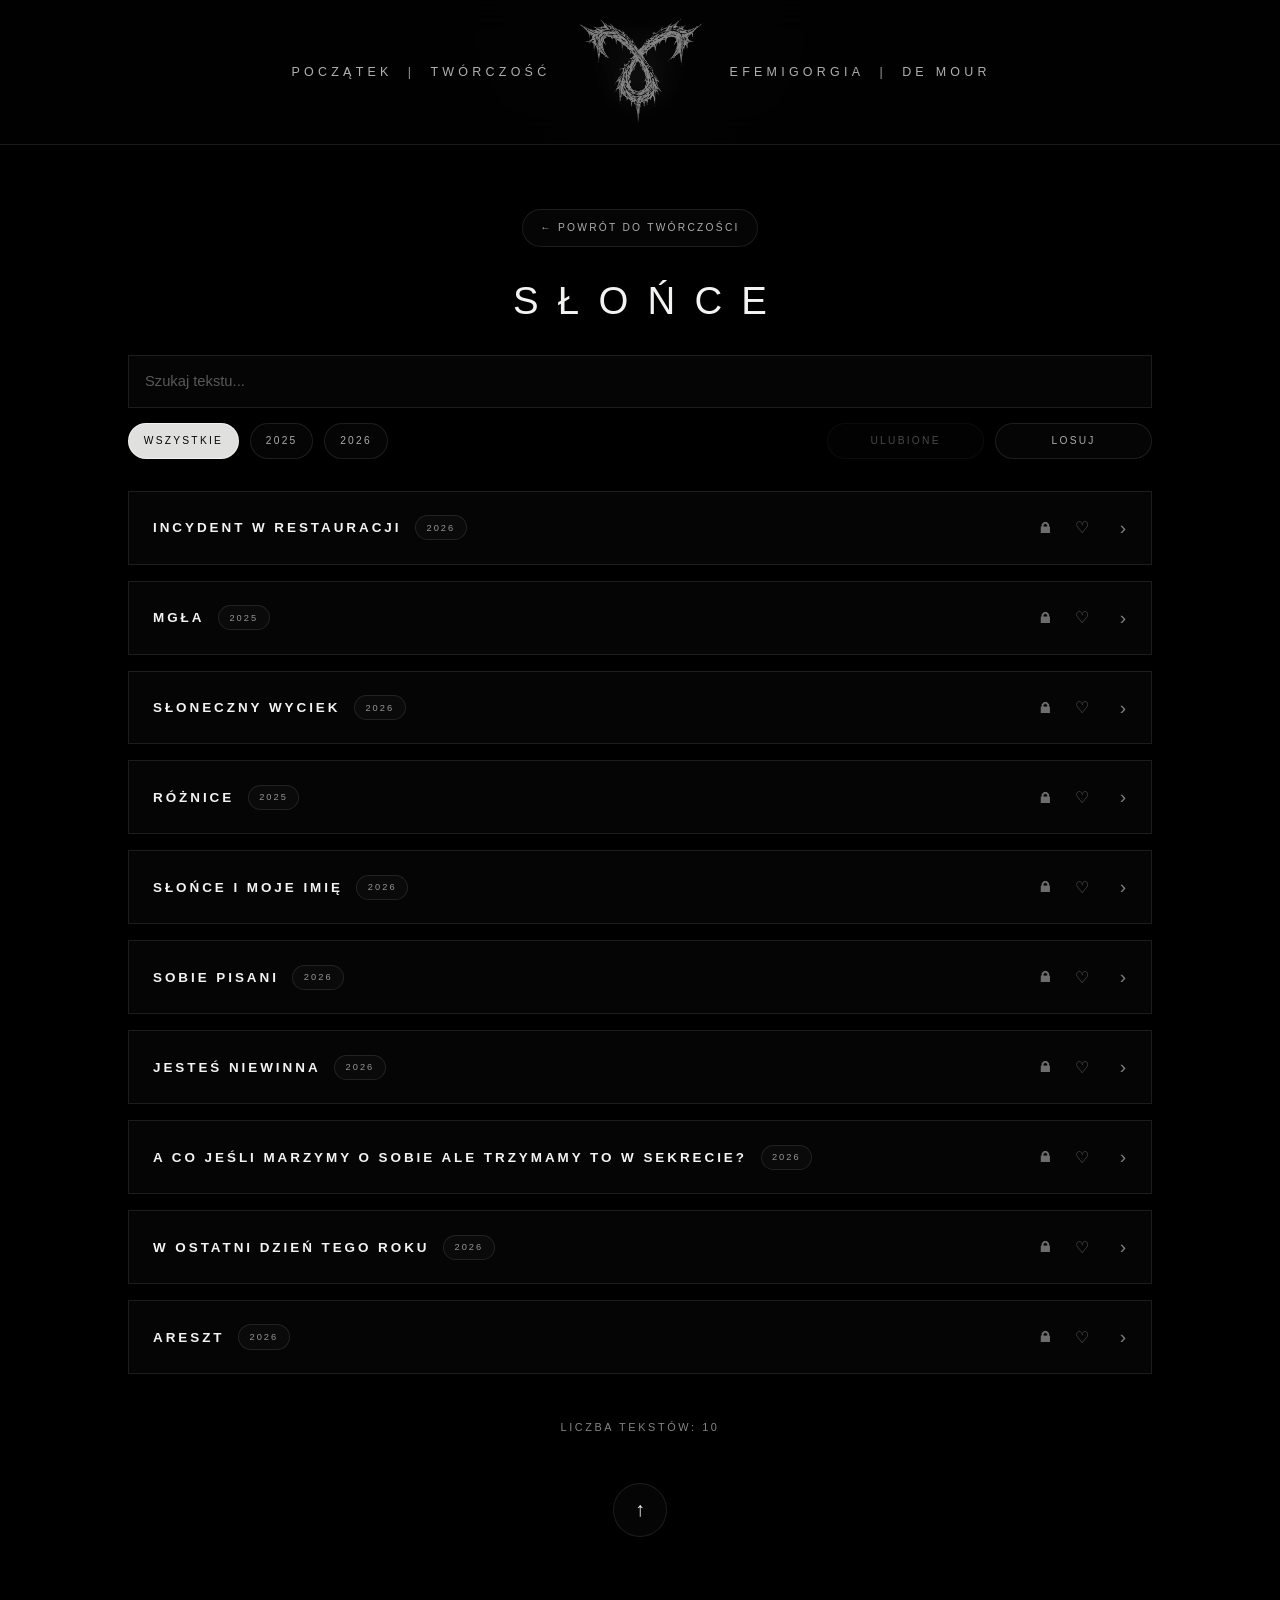
<file: slonce.html>
<!DOCTYPE html>
<html lang="pl">
<head>
  <meta charset="UTF-8">
  <meta name="viewport" content="width=device-width, initial-scale=1.0">
  <title>💀 Vincent de Mour - Poezja - Dom</title>
  <meta
    name="description"
    content="I tylko Ty - Słoneczna i Księżycowa. Wznosisz się subtelnie. Bladym światłem wołasz."
  >
  <meta property="og:title" content="Vincent de Mour - Poezja - Dom">
  <meta property="og:description" content="I tylko Ty - Słoneczna i Księżycowa. Wznosisz się subtelnie. Bladym światłem wołasz.">
  <meta property="og:image" content="https://mour.pl/assets/images/ogmour.png">
  <meta property="og:url" content="https://mour.pl/slonce.html">
  <meta property="og:type" content="website">
  <link rel="icon" type="image/png" href="assets/images/logow.png">
  <link rel="stylesheet" href="assets/css/styles.css">
  <script src="assets/js/main.js" defer></script>
</head>
<body>
  <div class="page-shell">
    <header class="site-header" data-header>
      <nav class="site-nav" aria-label="navigation">
        <div class="nav-cluster nav-cluster--left" aria-label="menu">
          <a class="nav-link" href="index.html">Początek</a>
          <span class="nav-divider" aria-hidden="true">|</span>
          <a class="nav-link" href="tworczosc.html">Twórczość</a>
        </div>

        <a class="nav-logo" href="index.html" aria-label="Efemigorgia">
          <img class="nav-logo__image nav-logo__image--base" src="assets/images/logow.png" alt="">
          <img class="nav-logo__image nav-logo__image--hover" src="assets/images/logor.png" alt="">
        </a>

        <div class="nav-cluster nav-cluster--right" aria-label="Menu po prawej">
          <a class="nav-link" href="efemigorgia.html">Efemigorgia</a>
          <span class="nav-divider" aria-hidden="true">|</span>
          <a class="nav-link" href="de-mour.html">De Mour</a>
        </div>

        <button
          class="nav-toggle"
          type="button"
          aria-label="Otwórz menu"
          aria-expanded="false"
          aria-controls="mobile-menu"
          data-nav-toggle
        >
          <img class="nav-toggle__icon" src="assets/icons/burger.png" alt="">
        </button>
      </nav>

      <div class="mobile-menu" id="mobile-menu" data-mobile-menu>
        <a class="mobile-link" href="index.html" data-mobile-link>Początek</a>
        <a class="mobile-link" href="tworczosc.html" data-mobile-link>Twórczość</a>
        <a class="mobile-link" href="efemigorgia.html" data-mobile-link>Efemigorgia</a>
        <a class="mobile-link" href="de-mour.html" data-mobile-link>De Mour</a>
      </div>
    </header>

    <main class="site-main site-main--accordion">
      <section class="accordion-stage" aria-label="Słońce">
        <div class="accordion-stage__inner">
          <a class="accordion-stage__back" href="tworczosc.html">← Powrót do twórczości</a>
          <h1 class="accordion-stage__title" data-testid="slonce">Słońce</h1>
          <div class="accordion-tools" data-accordion-filter>
            <label class="accordion-search" for="slonce-search">
              <input
                class="accordion-search__input"
                id="slonce-search"
                type="search"
                placeholder="Szukaj tekstu..."
                data-accordion-search
              >
            </label>

            <div class="accordion-filters-row">
              <div class="accordion-filters" aria-label="Filtruj po roku">
                <button class="accordion-filter is-active" type="button" data-accordion-filter-button="all" aria-pressed="true">
                  Wszystkie
                </button>
                <button class="accordion-filter" type="button" data-accordion-filter-button="2025" aria-pressed="false">
                  2025
                </button>
                <button class="accordion-filter" type="button" data-accordion-filter-button="2026" aria-pressed="false">
                  2026
                </button>
              </div>

              <div class="accordion-actions" aria-label="Akcje listy">
                <button class="accordion-filter accordion-filter--utility" type="button" data-accordion-favorites aria-pressed="false">
                  Ulubione
                </button>
                <button class="accordion-filter accordion-filter--utility" type="button" data-accordion-random aria-pressed="false">
                  Losuj
                </button>
              </div>
            </div>
          </div>

          <div class="accordion-link-list" aria-label="Lista utworów">
            <p class="accordion-empty" data-accordion-empty hidden>Brak wyników dla tego wyszukiwania.</p>

            <div class="accordion-link-item" data-accordion-year="2026">
              <a class="accordion-link-item__main" href="#" data-testid="incydent-w-restauracji">
                <span class="accordion-link-item__title">Incydent w restauracji</span>
                <span class="accordion-summary__tag">2026</span>
              </a>
              <span class="accordion-link-item__lock" aria-hidden="true">&#x1F512;&#xFE0E;</span>
              <button class="accordion-summary__heart" type="button" data-accordion-heart data-heart-id="slonce-incydent-w-restauracji" aria-label="Polub tekst" aria-pressed="false">
                <span aria-hidden="true">♡</span>
              </button>
            </div>

            <div class="accordion-link-item" data-accordion-year="2025">
              <a class="accordion-link-item__main" href="#" data-testid="mgla">
                <span class="accordion-link-item__title">Mgła</span>
                <span class="accordion-summary__tag">2025</span>
              </a>
              <span class="accordion-link-item__lock" aria-hidden="true">&#x1F512;&#xFE0E;</span>
              <button class="accordion-summary__heart" type="button" data-accordion-heart data-heart-id="slonce-mgla" aria-label="Polub tekst" aria-pressed="false">
                <span aria-hidden="true">♡</span>
              </button>
            </div>

            <div class="accordion-link-item" data-accordion-year="2026">
              <a class="accordion-link-item__main" href="#" data-testid="sloneczny-wyciek">
                <span class="accordion-link-item__title">Słoneczny wyciek</span>
                <span class="accordion-summary__tag">2026</span>
              </a>
              <span class="accordion-link-item__lock" aria-hidden="true">&#x1F512;&#xFE0E;</span>
              <button class="accordion-summary__heart" type="button" data-accordion-heart data-heart-id="slonce-sloneczny-wyciek" aria-label="Polub tekst" aria-pressed="false">
                <span aria-hidden="true">♡</span>
              </button>
            </div>

            <div class="accordion-link-item" data-accordion-year="2025">
              <a class="accordion-link-item__main" href="#" data-testid="roznice">
                <span class="accordion-link-item__title">Różnice</span>
                <span class="accordion-summary__tag">2025</span>
              </a>
              <span class="accordion-link-item__lock" aria-hidden="true">&#x1F512;&#xFE0E;</span>
              <button class="accordion-summary__heart" type="button" data-accordion-heart data-heart-id="slonce-roznice" aria-label="Polub tekst" aria-pressed="false">
                <span aria-hidden="true">♡</span>
              </button>
            </div>

            <div class="accordion-link-item" data-accordion-year="2026">
              <a class="accordion-link-item__main" href="#" data-testid="slonce-moje-imie">
                <span class="accordion-link-item__title">Słońce i moje imię</span>
                <span class="accordion-summary__tag">2026</span>
              </a>
              <span class="accordion-link-item__lock" aria-hidden="true">&#x1F512;&#xFE0E;</span>
              <button class="accordion-summary__heart" type="button" data-accordion-heart data-heart-id="slonce-moje-imie" aria-label="Polub tekst" aria-pressed="false">
                <span aria-hidden="true">♡</span>
              </button>
            </div>

            <div class="accordion-link-item" data-accordion-year="2026">
              <a class="accordion-link-item__main" href="#" data-testid="sobie-pisani">
                <span class="accordion-link-item__title">Sobie pisani</span>
                <span class="accordion-summary__tag">2026</span>
              </a>
              <span class="accordion-link-item__lock" aria-hidden="true">&#x1F512;&#xFE0E;</span>
              <button class="accordion-summary__heart" type="button" data-accordion-heart data-heart-id="slonce-sobie-pisani" aria-label="Polub tekst" aria-pressed="false">
                <span aria-hidden="true">♡</span>
              </button>
            </div>

            <div class="accordion-link-item" data-accordion-year="2026">
              <a class="accordion-link-item__main" href="#" data-testid="jestes-niewinna">
                <span class="accordion-link-item__title">Jesteś Niewinna</span>
                <span class="accordion-summary__tag">2026</span>
              </a>
              <span class="accordion-link-item__lock" aria-hidden="true">&#x1F512;&#xFE0E;</span>
              <button class="accordion-summary__heart" type="button" data-accordion-heart data-heart-id="slonce-jestes-niewinna" aria-label="Polub tekst" aria-pressed="false">
                <span aria-hidden="true">♡</span>
              </button>
            </div>

            <div class="accordion-link-item" data-accordion-year="2026">
              <a class="accordion-link-item__main" href="#" data-testid="trzymamy-w-sekrecie">
                <span class="accordion-link-item__title">A co jeśli marzymy o sobie ale trzymamy to w sekrecie?</span>
                <span class="accordion-summary__tag">2026</span>
              </a>
              <span class="accordion-link-item__lock" aria-hidden="true">&#x1F512;&#xFE0E;</span>
              <button class="accordion-summary__heart" type="button" data-accordion-heart data-heart-id="slonce-trzymamy-w-sekrecie" aria-label="Polub tekst" aria-pressed="false">
                <span aria-hidden="true">♡</span>
              </button>
            </div>

            <div class="accordion-link-item" data-accordion-year="2026">
              <a class="accordion-link-item__main" href="#" data-testid="ostatni-dzien-tego-roku">
                <span class="accordion-link-item__title">W ostatni dzień tego roku</span>
                <span class="accordion-summary__tag">2026</span>
              </a>
              <span class="accordion-link-item__lock" aria-hidden="true">&#x1F512;&#xFE0E;</span>
              <button class="accordion-summary__heart" type="button" data-accordion-heart data-heart-id="slonce-ostatni-dzien-tego-roku" aria-label="Polub tekst" aria-pressed="false">
                <span aria-hidden="true">♡</span>
              </button>
            </div>

            <div class="accordion-link-item" data-accordion-year="2026">
              <a class="accordion-link-item__main" href="#" data-testid="areszt">
                <span class="accordion-link-item__title">Areszt</span>
                <span class="accordion-summary__tag">2026</span>
              </a>
              <span class="accordion-link-item__lock" aria-hidden="true">&#x1F512;&#xFE0E;</span>
              <button class="accordion-summary__heart" type="button" data-accordion-heart data-heart-id="slonce-areszt" aria-label="Polub tekst" aria-pressed="false">
                <span aria-hidden="true">♡</span>
              </button>
            </div>
          </div>

          <p class="accordion-counter" data-accordion-counter>
            Liczba tekstów: <span data-accordion-counter-value>0</span>
          </p>

          <div class="accordion-footer-action">
            <button class="scroll-top-button" type="button" data-scroll-top aria-label="Przewiń na początek strony">
              <span aria-hidden="true">&#8593;</span>
            </button>
          </div>
        </div>
      </section>
    </main>

    <footer class="site-footer">
      <p class="site-footer__item">&copy; <span data-year></span><span> | </span><span>Made by VDM</span><br><span>My own skill, Codex and inhuman anger</span></p>

      <div class="site-footer__social" aria-label="Social media">
        <button class="icon-button" type="button" data-contact-open aria-label="Kontakt">
          <img src="assets/icons/email.png" alt="">
        </button>

        <a class="icon-button" href="https://www.instagram.com/vincentdemour/" target="_blank" rel="noreferrer" aria-label="Instagram">
          <img src="assets/icons/instagram.png" alt="">
        </a>

        <a class="icon-button" href="#" target="_blank" rel="noreferrer" aria-label="TikTok">
          <img src="assets/icons/tiktok.png" alt="">
        </a>
      </div>

      <p class="site-footer__item site-footer__item--right"><button class="site-footer__note-button" type="button" data-note-open>Notatka dla poetów</button><span> | </span><span>All Rights Reserved</span></p>
    </footer>

  <div class="contact-modal" data-contact-modal hidden>
    <div class="contact-modal__backdrop" data-contact-close></div>
    <div
      class="contact-modal__dialog"
      role="dialog"
      aria-modal="true"
      aria-label="Formularz kontaktowy"
    >
      <button class="contact-modal__close" type="button" data-contact-close aria-label="Zamknij formularz">
        <span aria-hidden="true">+</span>
      </button>

      <form class="contact-form" data-contact-form data-contact-email="hrabiademour@gmail.com">
        <label class="contact-form__field">
          <span>Imię</span>
          <input type="text" name="name" placeholder="Twoje imię" required>
        </label>

        <label class="contact-form__field">
          <span>E-mail</span>
          <input type="email" name="email" placeholder="twoj@email.com" required>
        </label>

        <label class="contact-form__field">
          <span>Temat</span>
          <input type="text" name="subject" placeholder="Temat wiadomości" required>
        </label>

        <label class="contact-form__field">
          <span>Wiadomość</span>
          <textarea name="message" rows="6" placeholder="Treść wiadomości" required></textarea>
        </label>

        <button class="contact-form__submit" type="submit">Wyślij</button>
      </form>
    </div>
  </div>

  <div class="contact-modal note-modal" data-note-modal hidden>
    <div class="contact-modal__backdrop" data-note-close></div>
    <div
      class="contact-modal__dialog note-modal__dialog"
      role="dialog"
      aria-modal="true"
      aria-label="Notatka dla poetów"
    >
      <button class="contact-modal__close note-modal__close" type="button" data-note-close aria-label="Zamknij notatkę">
        <span aria-hidden="true">×</span>
      </button>

      <div class="note-modal__section">
        <div class="note-modal__text">
          <p>Pamiętaj!</p> 
          <p>Pisząc wiersz nie wskazuj bezpośrednio o czym on jest.</p>
          <p>Na przykład:</p>
          <p>Lubię czarne<br>Smukłe, głośne</p>
        </div>
      </div>
    </div>
  </div>
</body>
</html>
</file>
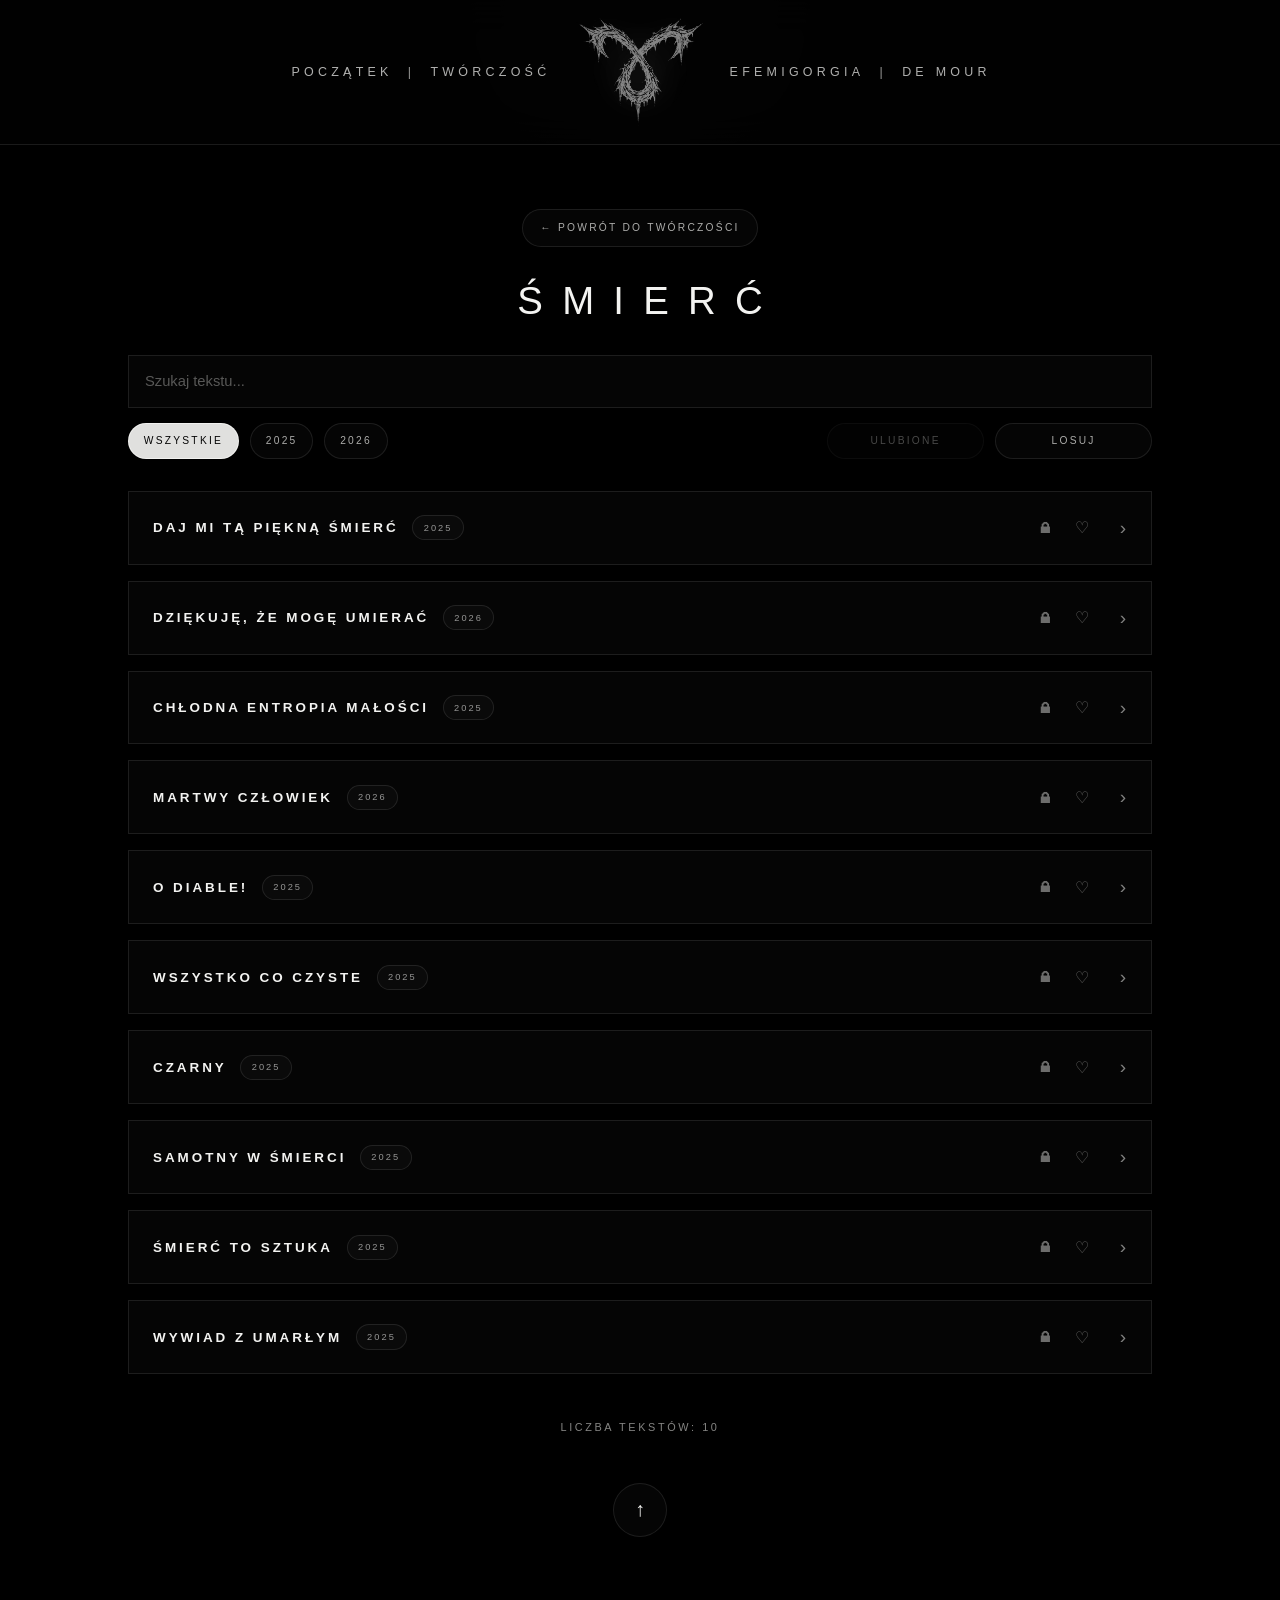
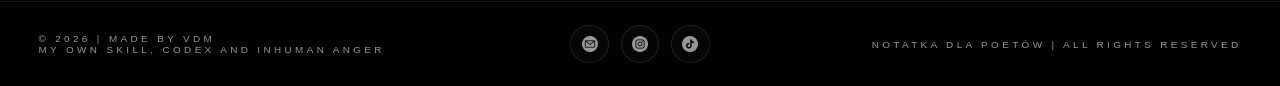
<file: smierc.html>
<!DOCTYPE html>
<html lang="pl">
<head>
  <meta charset="UTF-8">
  <meta name="viewport" content="width=device-width, initial-scale=1.0">
  <title>💀 Vincent de Mour - Poezja - Śmierć</title>
  <meta
    name="description"
    content="Umieram. Tylko dla siebie. Sam ze sobą. Dziękuję, że mogę umierać."
  >
  <meta property="og:title" content="Vincent de Mour - Poezja - Śmierć">
  <meta property="og:description" content="Umieram. Tylko dla siebie. Sam ze sobą. Dziękuję, że mogę umierać.">
  <meta property="og:image" content="https://mour.pl/assets/images/ogmour.png">
  <meta property="og:url" content="https://mour.pl/smierc.html">
  <meta property="og:type" content="website">
  <link rel="icon" type="image/png" href="assets/images/logow.png">
  <link rel="stylesheet" href="assets/css/styles.css">
  <script src="assets/js/main.js" defer></script>
</head>
<body>
  <div class="page-shell">
    <header class="site-header" data-header>
      <nav class="site-nav" aria-label="navigation">
        <div class="nav-cluster nav-cluster--left" aria-label="menu">
          <a class="nav-link" href="index.html">Początek</a>
          <span class="nav-divider" aria-hidden="true">|</span>
          <a class="nav-link" href="tworczosc.html">Twórczość</a>
        </div>

        <a class="nav-logo" href="index.html" aria-label="Efemigorgia">
          <img class="nav-logo__image nav-logo__image--base" src="assets/images/logow.png" alt="">
          <img class="nav-logo__image nav-logo__image--hover" src="assets/images/logor.png" alt="">
        </a>

        <div class="nav-cluster nav-cluster--right" aria-label="Menu po prawej">
          <a class="nav-link" href="efemigorgia.html">Efemigorgia</a>
          <span class="nav-divider" aria-hidden="true">|</span>
          <a class="nav-link" href="de-mour.html">De Mour</a>
        </div>

        <button
          class="nav-toggle"
          type="button"
          aria-label="Otwórz menu"
          aria-expanded="false"
          aria-controls="mobile-menu"
          data-nav-toggle
        >
          <img class="nav-toggle__icon" src="assets/icons/burger.png" alt="">
        </button>
      </nav>

      <div class="mobile-menu" id="mobile-menu" data-mobile-menu>
        <a class="mobile-link" href="index.html" data-mobile-link>Początek</a>
        <a class="mobile-link" href="tworczosc.html" data-mobile-link>Twórczość</a>
        <a class="mobile-link" href="efemigorgia.html" data-mobile-link>Efemigorgia</a>
        <a class="mobile-link" href="de-mour.html" data-mobile-link>De Mour</a>
      </div>
    </header>

    <main class="site-main site-main--accordion">
      <section class="accordion-stage" aria-label="Śmierć">
        <div class="accordion-stage__inner">
          <a class="accordion-stage__back" href="tworczosc.html">← Powrót do twórczości</a>
          <h1 class="accordion-stage__title" data-testid="smierc">Śmierć</h1>
          <div class="accordion-tools" data-accordion-filter>
            <label class="accordion-search" for="smierc-search">
              <input
                class="accordion-search__input"
                id="smierc-search"
                type="search"
                placeholder="Szukaj tekstu..."
                data-accordion-search
              >
            </label>

            <div class="accordion-filters-row">
              <div class="accordion-filters" aria-label="Filtruj po roku">
                <button class="accordion-filter is-active" type="button" data-accordion-filter-button="all" aria-pressed="true">
                  Wszystkie
                </button>
                <button class="accordion-filter" type="button" data-accordion-filter-button="2025" aria-pressed="false">
                  2025
                </button>
                <button class="accordion-filter" type="button" data-accordion-filter-button="2026" aria-pressed="false">
                  2026
                </button>
              </div>

              <div class="accordion-actions" aria-label="Akcje listy">
                <button class="accordion-filter accordion-filter--utility" type="button" data-accordion-favorites aria-pressed="false">
                  Ulubione
                </button>
                <button class="accordion-filter accordion-filter--utility" type="button" data-accordion-random aria-pressed="false">
                  Losuj
                </button>
              </div>
            </div>
          </div>

          <div class="accordion-link-list" aria-label="Lista utworów">
            <p class="accordion-empty" data-accordion-empty hidden>Brak wyników dla tego wyszukiwania.</p>

            <div class="accordion-link-item" data-accordion-year="2025">
              <a class="accordion-link-item__main" href="#" data-testid="daj-mi-ta-piekna-smierc">
                <span class="accordion-link-item__title">Daj mi tą piękną śmierć</span>
                <span class="accordion-summary__tag">2025</span>
              </a>
              <span class="accordion-link-item__lock" aria-hidden="true">&#x1F512;&#xFE0E;</span>
              <button class="accordion-summary__heart" type="button" data-accordion-heart data-heart-id="smierc-daj-mi-ta-piekna-smierc" aria-label="Polub tekst" aria-pressed="false">
                <span aria-hidden="true">♡</span>
              </button>
            </div>

            <div class="accordion-link-item" data-accordion-year="2026">
              <a class="accordion-link-item__main" href="#" data-testid="dziekuje-ze-moge-umierac">
                <span class="accordion-link-item__title">Dziękuję, że mogę umierać</span>
                <span class="accordion-summary__tag">2026</span>
              </a>
              <span class="accordion-link-item__lock" aria-hidden="true">&#x1F512;&#xFE0E;</span>
              <button class="accordion-summary__heart" type="button" data-accordion-heart data-heart-id="smierc-dziekuje-ze-moge-umierac" aria-label="Polub tekst" aria-pressed="false">
                <span aria-hidden="true">♡</span>
              </button>
            </div>

            <div class="accordion-link-item" data-accordion-year="2025">
              <a class="accordion-link-item__main" href="#" data-testid="chlodna-entropia-malosci">
                <span class="accordion-link-item__title">Chłodna entropia małości</span>
                <span class="accordion-summary__tag">2025</span>
              </a>
              <span class="accordion-link-item__lock" aria-hidden="true">&#x1F512;&#xFE0E;</span>
              <button class="accordion-summary__heart" type="button" data-accordion-heart data-heart-id="smierc-chlodna-entropia-malosci" aria-label="Polub tekst" aria-pressed="false">
                <span aria-hidden="true">♡</span>
              </button>
            </div>

            <div class="accordion-link-item" data-accordion-year="2026">
              <a class="accordion-link-item__main" href="#" data-testid="martwy-czlowiek">
                <span class="accordion-link-item__title">Martwy człowiek</span>
                <span class="accordion-summary__tag">2026</span>
              </a>
              <span class="accordion-link-item__lock" aria-hidden="true">&#x1F512;&#xFE0E;</span>
              <button class="accordion-summary__heart" type="button" data-accordion-heart data-heart-id="smierc-martwy-czlowiek" aria-label="Polub tekst" aria-pressed="false">
                <span aria-hidden="true">♡</span>
              </button>
            </div>

            <div class="accordion-link-item" data-accordion-year="2025">
              <a class="accordion-link-item__main" href="#" data-testid="o-diable">
                <span class="accordion-link-item__title">O diable!</span>
                <span class="accordion-summary__tag">2025</span>
              </a>
              <span class="accordion-link-item__lock" aria-hidden="true">&#x1F512;&#xFE0E;</span>
              <button class="accordion-summary__heart" type="button" data-accordion-heart data-heart-id="smierc-o-diable" aria-label="Polub tekst" aria-pressed="false">
                <span aria-hidden="true">♡</span>
              </button>
            </div>

            <div class="accordion-link-item" data-accordion-year="2025">
              <a class="accordion-link-item__main" href="#" data-testid="wszystko-co-czyste">
                <span class="accordion-link-item__title">Wszystko co czyste</span>
                <span class="accordion-summary__tag">2025</span>
              </a>
              <span class="accordion-link-item__lock" aria-hidden="true">&#x1F512;&#xFE0E;</span>
              <button class="accordion-summary__heart" type="button" data-accordion-heart data-heart-id="smierc-wszystko-co-czyste" aria-label="Polub tekst" aria-pressed="false">
                <span aria-hidden="true">♡</span>
              </button>
            </div>

            <div class="accordion-link-item" data-accordion-year="2025">
              <a class="accordion-link-item__main" href="#" data-testid="czarny">
                <span class="accordion-link-item__title">Czarny</span>
                <span class="accordion-summary__tag">2025</span>
              </a>
              <span class="accordion-link-item__lock" aria-hidden="true">&#x1F512;&#xFE0E;</span>
              <button class="accordion-summary__heart" type="button" data-accordion-heart data-heart-id="smierc-czarny" aria-label="Polub tekst" aria-pressed="false">
                <span aria-hidden="true">♡</span>
              </button>
            </div>

            <div class="accordion-link-item" data-accordion-year="2025">
              <a class="accordion-link-item__main" href="#" data-testid="samotny-w-smierci">
                <span class="accordion-link-item__title">Samotny w śmierci</span>
                <span class="accordion-summary__tag">2025</span>
              </a>
              <span class="accordion-link-item__lock" aria-hidden="true">&#x1F512;&#xFE0E;</span>
              <button class="accordion-summary__heart" type="button" data-accordion-heart data-heart-id="smierc-samotny-w-smierci" aria-label="Polub tekst" aria-pressed="false">
                <span aria-hidden="true">♡</span>
              </button>
            </div>

            <div class="accordion-link-item" data-accordion-year="2025">
              <a class="accordion-link-item__main" href="#" data-testid="smierc-to-sztuka">
                <span class="accordion-link-item__title">Śmierć to sztuka</span>
                <span class="accordion-summary__tag">2025</span>
              </a>
              <span class="accordion-link-item__lock" aria-hidden="true">&#x1F512;&#xFE0E;</span>
              <button class="accordion-summary__heart" type="button" data-accordion-heart data-heart-id="smierc-to-sztuka" aria-label="Polub tekst" aria-pressed="false">
                <span aria-hidden="true">♡</span>
              </button>
            </div>

            <div class="accordion-link-item" data-accordion-year="2025">
              <a class="accordion-link-item__main" href="#" data-testid="wywiad-z-umarlym">
                <span class="accordion-link-item__title">Wywiad z umarłym</span>
                <span class="accordion-summary__tag">2025</span>
              </a>
              <span class="accordion-link-item__lock" aria-hidden="true">&#x1F512;&#xFE0E;</span>
              <button class="accordion-summary__heart" type="button" data-accordion-heart data-heart-id="smierc-wywiad-z-umarlym" aria-label="Polub tekst" aria-pressed="false">
                <span aria-hidden="true">♡</span>
              </button>
            </div>
          </div>

          <p class="accordion-counter" data-accordion-counter>
            Liczba tekstów: <span data-accordion-counter-value>0</span>
          </p>

          <div class="accordion-footer-action">
            <button class="scroll-top-button" type="button" data-scroll-top aria-label="Przewiń na początek strony">
              <span aria-hidden="true">&#8593;</span>
            </button>
          </div>
        </div>
      </section>
    </main>

    <footer class="site-footer">
      <p class="site-footer__item">&copy; <span data-year></span><span> | </span><span>Made by VDM</span><br><span>My own skill, Codex and inhuman anger</span></p>

      <div class="site-footer__social" aria-label="Social media">
        <button class="icon-button" type="button" data-contact-open aria-label="Kontakt">
          <img src="assets/icons/email.png" alt="">
        </button>

        <a class="icon-button" href="https://www.instagram.com/vincentdemour/" target="_blank" rel="noreferrer" aria-label="Instagram">
          <img src="assets/icons/instagram.png" alt="">
        </a>

        <a class="icon-button" href="#" target="_blank" rel="noreferrer" aria-label="TikTok">
          <img src="assets/icons/tiktok.png" alt="">
        </a>
      </div>

      <p class="site-footer__item site-footer__item--right"><button class="site-footer__note-button" type="button" data-note-open>Notatka dla poetów</button><span> | </span><span>All Rights Reserved</span></p>
    </footer>

  <div class="contact-modal" data-contact-modal hidden>
    <div class="contact-modal__backdrop" data-contact-close></div>
    <div
      class="contact-modal__dialog"
      role="dialog"
      aria-modal="true"
      aria-label="Formularz kontaktowy"
    >
      <button class="contact-modal__close" type="button" data-contact-close aria-label="Zamknij formularz">
        <span aria-hidden="true">+</span>
      </button>

      <form class="contact-form" data-contact-form data-contact-email="hrabiademour@gmail.com">
        <label class="contact-form__field">
          <span>Imię</span>
          <input type="text" name="name" placeholder="Twoje imię" required>
        </label>

        <label class="contact-form__field">
          <span>E-mail</span>
          <input type="email" name="email" placeholder="twoj@email.com" required>
        </label>

        <label class="contact-form__field">
          <span>Temat</span>
          <input type="text" name="subject" placeholder="Temat wiadomości" required>
        </label>

        <label class="contact-form__field">
          <span>Wiadomość</span>
          <textarea name="message" rows="6" placeholder="Treść wiadomości" required></textarea>
        </label>

        <button class="contact-form__submit" type="submit">Wyślij</button>
      </form>
    </div>
  </div>

  <div class="contact-modal note-modal" data-note-modal hidden>
    <div class="contact-modal__backdrop" data-note-close></div>
    <div
      class="contact-modal__dialog note-modal__dialog"
      role="dialog"
      aria-modal="true"
      aria-label="Notatka dla poetów"
    >
      <button class="contact-modal__close note-modal__close" type="button" data-note-close aria-label="Zamknij notatkę">
        <span aria-hidden="true">×</span>
      </button>

      <div class="note-modal__section">
        <div class="note-modal__text">
          <p>Pamiętaj!</p> 
          <p>Pisząc wiersz nie wskazuj bezpośrednio o czym on jest.</p>
          <p>Na przykład:</p>
          <p>Lubię czarne<br>Smukłe, głośne</p>
        </div>
      </div>
    </div>
  </div>
</body>
</html>
</file>
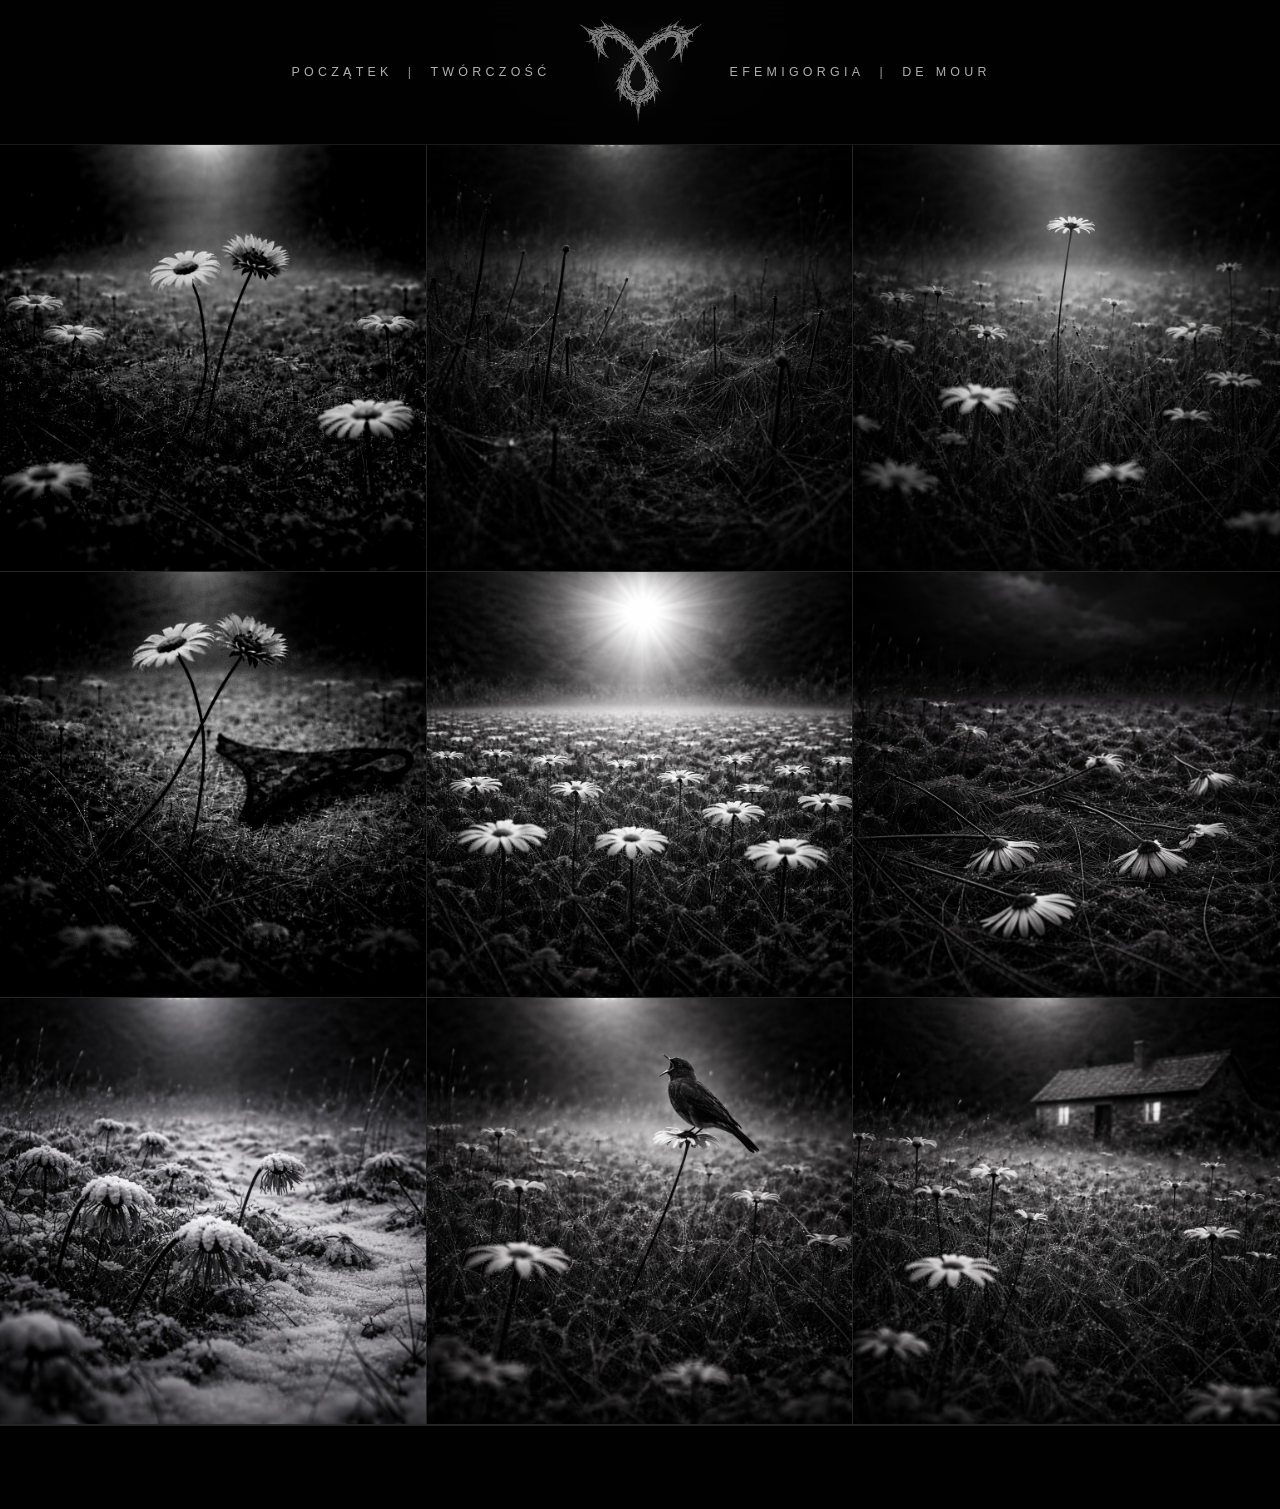
<file: tworczosc.html>
<!DOCTYPE html>
<html lang="pl">
<head>
  <meta charset="UTF-8">
  <meta name="viewport" content="width=device-width, initial-scale=1.0">
  <title>💀 Vincent de Mour- Twórczość</title>
  <meta
    name="description"
    content="Każdy obraz to poezja. Każdy wiersz jest obrazem."
  >
  <meta property="og:title" content="Vincent de Mour- Twórczość">
  <meta property="og:description" content="Każdy obraz to poezja. Każdy wiersz jest obrazem.">
  <meta property="og:image" content="https://mour.pl/assets/images/ogmour.png">
  <meta property="og:url" content="https://mour.pl/tworczosc.html">
  <meta property="og:type" content="website">
  <link rel="icon" type="image/png" href="assets/images/logow.png">
  <link rel="stylesheet" href="assets/css/styles.css">
  <script src="assets/js/main.js" defer></script>
</head>
<body>
  <div class="page-shell">
    <header class="site-header" data-header>
      <nav class="site-nav" aria-label="navigation">
        <div class="nav-cluster nav-cluster--left" aria-label="menu">
          <a class="nav-link" href="index.html">Początek</a>
          <span class="nav-divider" aria-hidden="true">|</span>
          <a class="nav-link" href="tworczosc.html">Twórczość</a>
        </div>

        <a class="nav-logo" href="index.html" aria-label="Efemigorgia">
          <img class="nav-logo__image nav-logo__image--base" src="assets/images/logow.png" alt="">
          <img class="nav-logo__image nav-logo__image--hover" src="assets/images/logor.png" alt="">
        </a>

        <div class="nav-cluster nav-cluster--right" aria-label="Menu po prawej">
          <a class="nav-link" href="efemigorgia.html">Efemigorgia</a>
          <span class="nav-divider" aria-hidden="true">|</span>
          <a class="nav-link" href="de-mour.html">De Mour</a>
        </div>

        <button
          class="nav-toggle"
          type="button"
          aria-label="Otwórz menu"
          aria-expanded="false"
          aria-controls="mobile-menu"
          data-nav-toggle
        >
          <img class="nav-toggle__icon" src="assets/icons/burger.png" alt="">
        </button>
      </nav>

      <div class="mobile-menu" id="mobile-menu" data-mobile-menu>
        <a class="mobile-link" href="index.html" data-mobile-link>Początek</a>
        <a class="mobile-link" href="tworczosc.html" data-mobile-link>Twórczość</a>
        <a class="mobile-link" href="efemigorgia.html" data-mobile-link>Efemigorgia</a>
        <a class="mobile-link" href="de-mour.html" data-mobile-link>De Mour</a>
      </div>
    </header>

    <main class="site-main site-main--gallery">
      <section class="gallery-grid" aria-label="Twórczość">
        <article class="gallery-tile gallery-tile--swap">
          <a class="gallery-tile__link" href="milosc.html" aria-label="Miłość">
            <img class="gallery-tile__image gallery-tile__image--base" src="assets/images/milosc.jpg" alt="Miłość">
            <img class="gallery-tile__image gallery-tile__image--hover" src="assets/images/miloscr.jpg" alt="Miłość">
          </a>
        </article>
        <article class="gallery-tile gallery-tile--swap">
          <a class="gallery-tile__link" href="pustka.html" aria-label="Pustka">
            <img class="gallery-tile__image gallery-tile__image--base" src="assets/images/pustka.jpg" alt="Pustka">
            <img class="gallery-tile__image gallery-tile__image--hover" src="assets/images/pustkar.jpg" alt="Pustka">
          </a>
          </article>
        <article class="gallery-tile gallery-tile--swap">
          <a class="gallery-tile__link" href="wola.html" aria-label="Chęć">
            <img class="gallery-tile__image gallery-tile__image--base" src="assets/images/wola.jpg" alt="Wola">
            <img class="gallery-tile__image gallery-tile__image--hover" src="assets/images/wolar.jpg" alt="Wola">
          </a>
        </article>
        <article class="gallery-tile gallery-tile--swap">
          <a class="gallery-tile__link" href="erotyzm.html" aria-label="Erotyzm">
            <img class="gallery-tile__image gallery-tile__image--base" src="assets/images/erotyzm.jpg" alt="Erotyzm">
            <img class="gallery-tile__image gallery-tile__image--hover" src="assets/images/erotyzmr.jpg" alt="Erotyzm">
          </a>
        </article>
        <article class="gallery-tile gallery-tile--swap">
          <a class="gallery-tile__link" href="slonce.html" aria-label="Słońce">
            <img class="gallery-tile__image gallery-tile__image--base" src="assets/images/slonce.jpg" alt="Słońce">
            <img class="gallery-tile__image gallery-tile__image--hover" src="assets/images/sloncer.jpg" alt="Słońce">
          </a>
        </article>
        <article class="gallery-tile gallery-tile--swap">
          <a class="gallery-tile__link" href="smierc.html" aria-label="Śmierć">
            <img class="gallery-tile__image gallery-tile__image--base" src="assets/images/smierc.jpg" alt="Śmierć">
            <img class="gallery-tile__image gallery-tile__image--hover" src="assets/images/smiercr.jpg" alt="Śmierć">
          </a>
        </article>
        <article class="gallery-tile gallery-tile--swap">
          <a class="gallery-tile__link" href="przeklenstwo.html" aria-label="Przekleństwo">
            <img class="gallery-tile__image gallery-tile__image--base" src="assets/images/przeklenstwo.jpg" alt="Przekleństwo">
            <img class="gallery-tile__image gallery-tile__image--hover" src="assets/images/przeklenstwor.jpg" alt="Przekleństwo">
          </a>
        </article>
        <article class="gallery-tile gallery-tile--swap">
          <a class="gallery-tile__link" href="krzyk.html" aria-label="Dom">
            <img class="gallery-tile__image gallery-tile__image--base" src="assets/images/krzyk.jpg" alt="Dom">
            <img class="gallery-tile__image gallery-tile__image--hover" src="assets/images/krzykr.jpg" alt="Dom">
          </a>
        </article>
        <article class="gallery-tile gallery-tile--swap">
          <a class="gallery-tile__link" href="dom.html" aria-label="Krzyk">
            <img class="gallery-tile__image gallery-tile__image--base" src="assets/images/dom.jpg" alt="Krzyk">
            <img class="gallery-tile__image gallery-tile__image--hover" src="assets/images/domr.jpg" alt="Krzyk">
          </a>
        </article>
      </section>
    </main>

    <footer class="site-footer">
      <p class="site-footer__item">&copy; <span data-year></span><span> | </span><span>Made by VDM</span><br><span>My own skill, Codex and inhuman anger</span></p>

      <div class="site-footer__social" aria-label="Social media">
        <button class="icon-button" type="button" data-contact-open aria-label="Kontakt">
          <img src="assets/icons/email.png" alt="">
        </button>

        <a class="icon-button" href="https://www.instagram.com/vincentdemour/" target="_blank" rel="noreferrer" aria-label="Instagram">
          <img src="assets/icons/instagram.png" alt="">
        </a>

        <a class="icon-button" href="#" target="_blank" rel="noreferrer" aria-label="TikTok">
          <img src="assets/icons/tiktok.png" alt="">
        </a>
      </div>

      <p class="site-footer__item site-footer__item--right"><button class="site-footer__note-button" type="button" data-note-open>Notatka dla poetów</button><span> | </span><span>All Rights Reserved</span></p>
    </footer>

  <div class="contact-modal" data-contact-modal hidden>
    <div class="contact-modal__backdrop" data-contact-close></div>
    <div
      class="contact-modal__dialog"
      role="dialog"
      aria-modal="true"
      aria-label="Formularz kontaktowy"
    >
      <button class="contact-modal__close" type="button" data-contact-close aria-label="Zamknij formularz">
        <span aria-hidden="true">+</span>
      </button>

      <form class="contact-form" data-contact-form data-contact-email="hrabiademour@gmail.com">
        <label class="contact-form__field">
          <span>Imię</span>
          <input type="text" name="name" placeholder="Twoje imię" required>
        </label>

        <label class="contact-form__field">
          <span>E-mail</span>
          <input type="email" name="email" placeholder="twoj@email.com" required>
        </label>

        <label class="contact-form__field">
          <span>Temat</span>
          <input type="text" name="subject" placeholder="Temat wiadomości" required>
        </label>

        <label class="contact-form__field">
          <span>Wiadomość</span>
          <textarea name="message" rows="6" placeholder="Treść wiadomości" required></textarea>
        </label>

        <button class="contact-form__submit" type="submit">Wyślij</button>
      </form>
    </div>
  </div>

  <div class="contact-modal note-modal" data-note-modal hidden>
    <div class="contact-modal__backdrop" data-note-close></div>
    <div
      class="contact-modal__dialog note-modal__dialog"
      role="dialog"
      aria-modal="true"
      aria-label="Notatka dla poetów"
    >
      <button class="contact-modal__close note-modal__close" type="button" data-note-close aria-label="Zamknij notatkę">
        <span aria-hidden="true">×</span>
      </button>

      <div class="note-modal__section">
        <div class="note-modal__text">
          <p>Pamiętaj!</p> 
          <p>Pisząc wiersz nie wskazuj bezpośrednio o czym on jest.</p>
          <p>Na przykład:</p>
          <p>Lubię czarne<br>Smukłe, głośne</p>
        </div>
      </div>
    </div>
  </div>
</body>
</html>
</file>
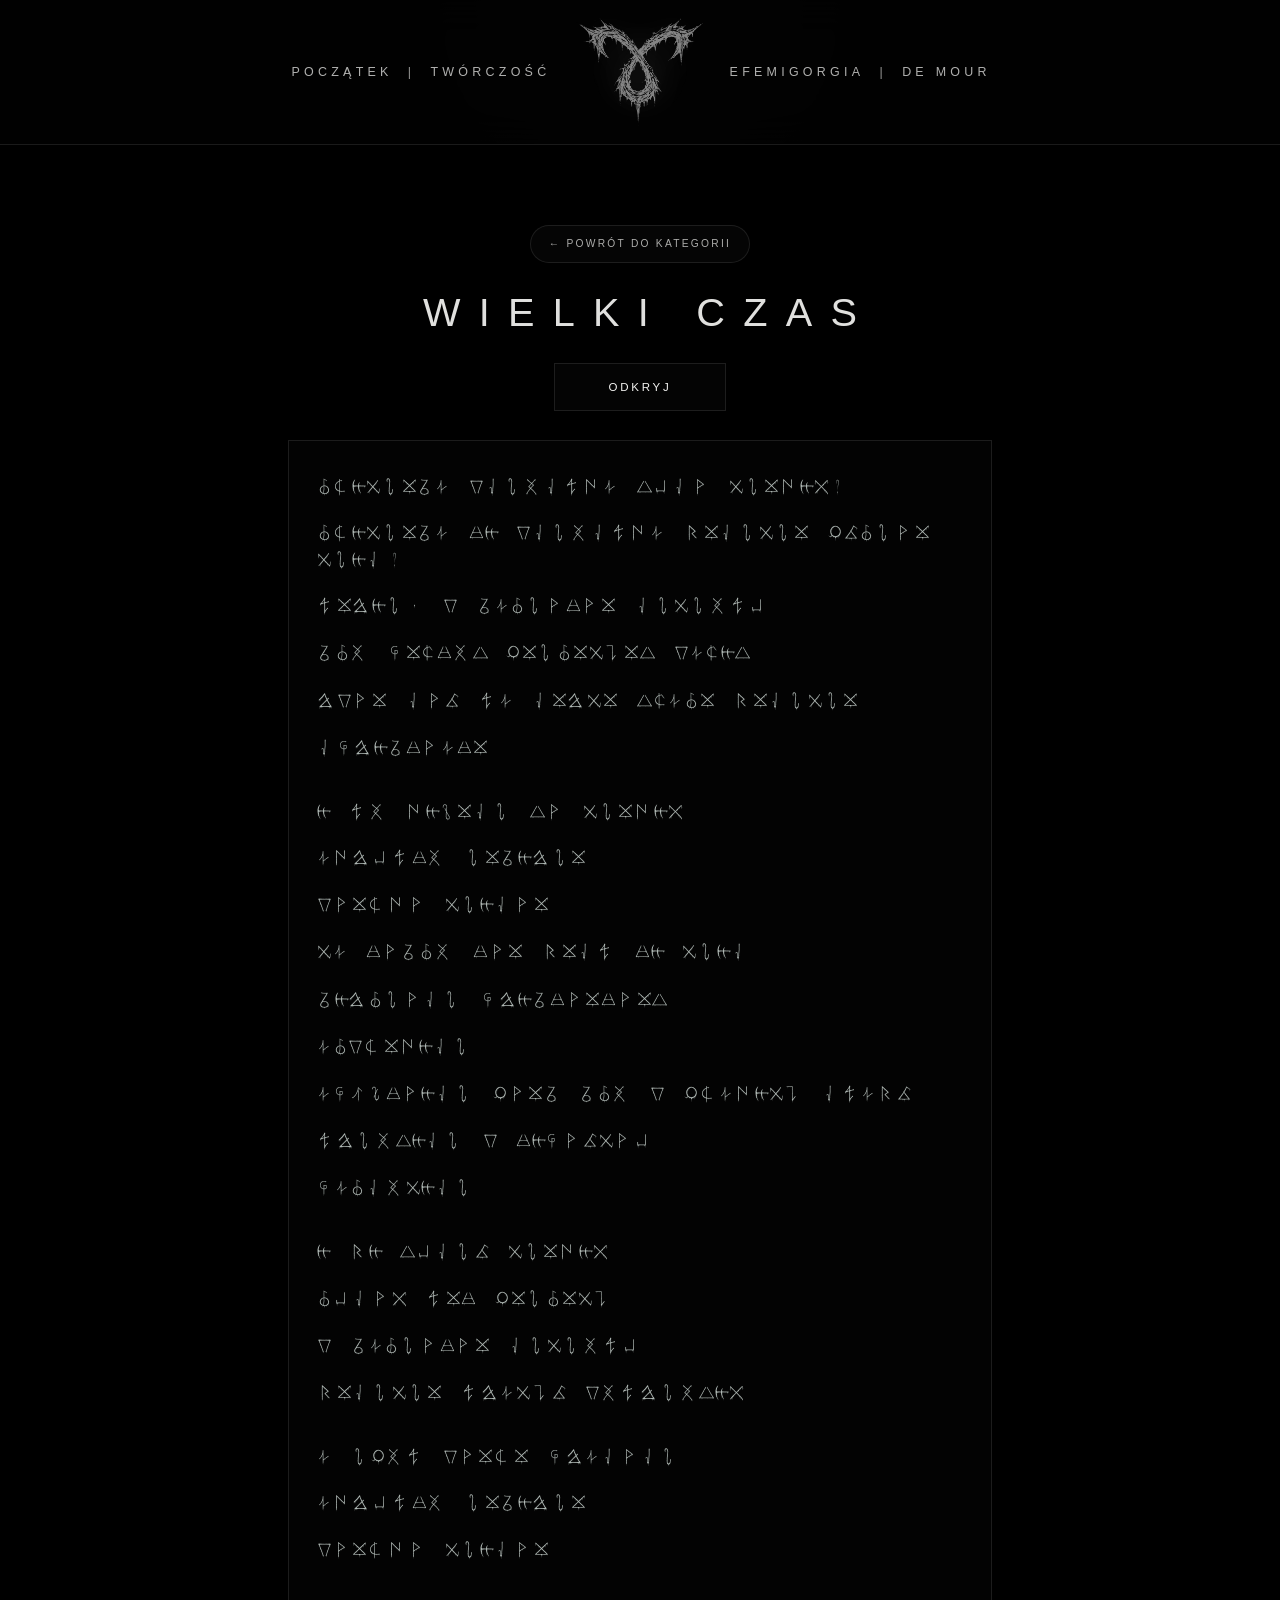
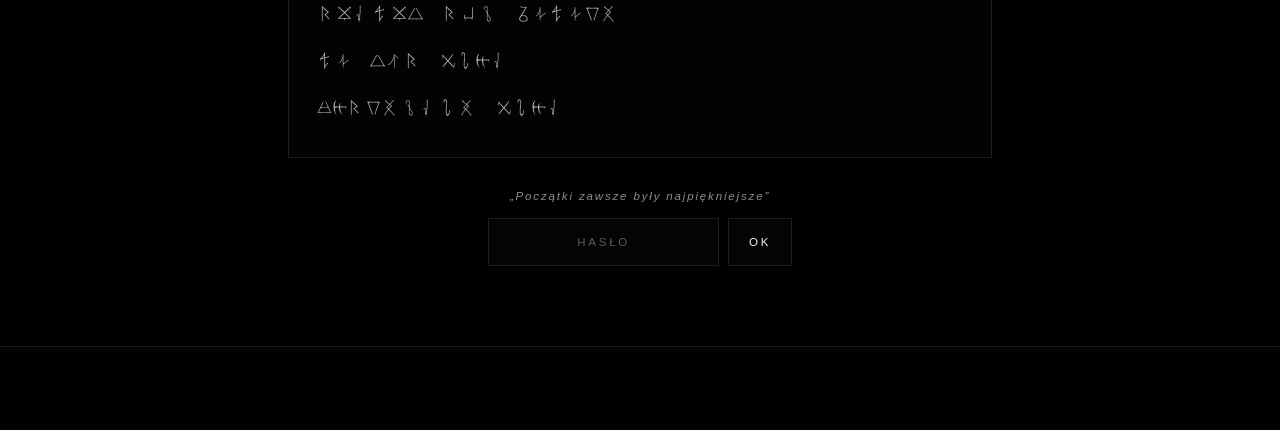
<file: wielki-czas.html>
<!DOCTYPE html>
<html lang="pl">
<head>
  <meta charset="UTF-8">
  <meta name="viewport" content="width=device-width, initial-scale=1.0">
  <title>💀 Vincent de Mour - Poezja - Wielki Czas</title>
  <meta
    name="description"
    content="Dlaczego wszystko musi czekać? Dlaczego na wszystko jeszcze będzie czas?"
  >
  <meta property="og:title" content="Vincent de Mour - Poezja - Wielki Czas">
  <meta property="og:description" content="Dlaczego wszystko musi czekać? Dlaczego na wszystko jeszcze będzie czas?">
  <meta property="og:image" content="https://mour.pl/assets/images/ogmour.png">
  <meta property="og:url" content="https://mour.pl/wielki-czas.html">
  <meta property="og:type" content="website">
  <link rel="icon" type="image/png" href="assets/images/logow.png">
  <link rel="stylesheet" href="assets/css/styles.css">
  <script src="assets/js/main.js" defer></script>
</head>
<body>
  <div class="page-shell">
    <header class="site-header" data-header>
      <nav class="site-nav" aria-label="navigation">
        <div class="nav-cluster nav-cluster--left" aria-label="menu">
          <a class="nav-link" href="index.html">Początek</a>
          <span class="nav-divider" aria-hidden="true">|</span>
          <a class="nav-link" href="tworczosc.html">Twórczość</a>
        </div>

        <a class="nav-logo" href="index.html" aria-label="Efemigorgia">
          <img class="nav-logo__image nav-logo__image--base" src="assets/images/logow.png" alt="">
          <img class="nav-logo__image nav-logo__image--hover" src="assets/images/logor.png" alt="">
        </a>

        <div class="nav-cluster nav-cluster--right" aria-label="Menu po prawej">
          <a class="nav-link" href="efemigorgia.html">Efemigorgia</a>
          <span class="nav-divider" aria-hidden="true">|</span>
          <a class="nav-link" href="de-mour.html">De Mour</a>
        </div>

        <button
          class="nav-toggle"
          type="button"
          aria-label="Otwórz menu"
          aria-expanded="false"
          aria-controls="mobile-menu"
          data-nav-toggle
        >
          <img class="nav-toggle__icon" src="assets/icons/burger.png" alt="">
        </button>
      </nav>

      <div class="mobile-menu" id="mobile-menu" data-mobile-menu>
        <a class="mobile-link" href="index.html" data-mobile-link>Początek</a>
        <a class="mobile-link" href="tworczosc.html" data-mobile-link>Twórczość</a>
        <a class="mobile-link" href="efemigorgia.html" data-mobile-link>Efemigorgia</a>
        <a class="mobile-link" href="de-mour.html" data-mobile-link>De Mour</a>
      </div>
    </header>

    <main class="site-main site-main--page">
      <section class="glyph-stage" aria-label="Wielki czas">
        <div class="glyph-stage__inner">
          <a class="accordion-stage__back" href="wola.html">← Powrót do kategorii</a>
          <h1 class="glyph-stage__title">Wielki Czas</h1>

          <div class="glyph-stage__actions">
            <button
              class="glyph-stage__button glyph-stage__random"
              type="button"
              aria-pressed="false"
              data-poem-random-reveal
            >
              Odkryj
            </button>
          </div>

          <div class="glyph-poem">
            <div class="glyph-poem__line" data-poem-line>
              <p class="glyph-poem__text" data-poem-text>Dlaczego wszystko musi czekać?</p>
            </div>

            <div class="glyph-poem__line" data-poem-line>
              <p class="glyph-poem__text" data-poem-text>Dlaczego na wszystko jeszcze będzie czas?</p>
            </div>

            <div class="glyph-poem__line" data-poem-line>
              <p class="glyph-poem__text" data-poem-text>Teraz, w godzinie szczytu</p>
            </div>

            <div class="glyph-poem__line" data-poem-line>
              <p class="glyph-poem__text" data-poem-text>Gdy pełnym bezdechem wołam</p>
            </div>

            <div class="glyph-poem__line" data-poem-line>
              <p class="glyph-poem__text" data-poem-text>Rwie się to serce młode jeszcze</p>
            </div>

            <div class="glyph-poem__line" data-poem-line>
              <p class="glyph-poem__text" data-poem-text>Spragnione</p>
            </div>

            <div class="glyph-poem__line glyph-poem__line--stanza-start" data-poem-line>
              <p class="glyph-poem__text" data-poem-text>A Ty każesz mi czekać</p>
            </div>

            <div class="glyph-poem__line" data-poem-line>
              <p class="glyph-poem__text" data-poem-text>Okrutny zegarze</p>
            </div>

            <div class="glyph-poem__line" data-poem-line>
              <p class="glyph-poem__text" data-poem-text>Wielki czasie</p>
            </div>

            <div class="glyph-poem__line" data-poem-line>
              <p class="glyph-poem__text" data-poem-text>Co nigdy nie jest na czas</p>
            </div>

            <div class="glyph-poem__line" data-poem-line>
              <p class="glyph-poem__text" data-poem-text>Gardzisz pragnieniem</p>
            </div>

            <div class="glyph-poem__line" data-poem-line>
              <p class="glyph-poem__text" data-poem-text>Odwlekasz</p>
            </div>

            <div class="glyph-poem__line" data-poem-line>
              <p class="glyph-poem__text" data-poem-text>Opóźniasz bieg gdy w blokach stoję</p>
            </div>

            <div class="glyph-poem__line" data-poem-line>
              <p class="glyph-poem__text" data-poem-text>Trzymasz w napięciu</p>
            </div>

            <div class="glyph-poem__line" data-poem-line>
              <p class="glyph-poem__text" data-poem-text>Podsycasz</p>
            </div>

            <div class="glyph-poem__line glyph-poem__line--stanza-start" data-poem-line>
              <p class="glyph-poem__text" data-poem-text>A ja muszę czekać</p>
            </div>

            <div class="glyph-poem__line" data-poem-line>
              <p class="glyph-poem__text" data-poem-text>Dusić ten bezdech</p>
            </div>

            <div class="glyph-poem__line" data-poem-line>
              <p class="glyph-poem__text" data-poem-text>W godzinie szczytu</p>
            </div>

            <div class="glyph-poem__line" data-poem-line>
              <p class="glyph-poem__text" data-poem-text>Jeszcze trochę wytrzymać</p>
            </div>

            <div class="glyph-poem__line glyph-poem__line--stanza-start" data-poem-line>
              <p class="glyph-poem__text" data-poem-text>O zbyt wiele prosisz</p>
            </div>

            <div class="glyph-poem__line" data-poem-line>
              <p class="glyph-poem__text" data-poem-text>Okrutny zegarze</p>
            </div>

            <div class="glyph-poem__line" data-poem-line>
              <p class="glyph-poem__text" data-poem-text>Wielki czasie</p>
            </div>

            <div class="glyph-poem__line glyph-poem__line--stanza-start" data-poem-line>
              <p class="glyph-poem__text" data-poem-text>Jestem już gotowy</p>
            </div>

            <div class="glyph-poem__line" data-poem-line>
              <p class="glyph-poem__text" data-poem-text>To mój czas</p>
            </div>

            <div class="glyph-poem__line" data-poem-line>
              <p class="glyph-poem__text" data-poem-text>Najwyższy czas</p>
            </div>
          </div>

          <div class="glyph-stage__unlock-tools">
            <p class="glyph-stage__quote">„Początki zawsze były najpiękniejsze”</p>

            <form class="glyph-stage__password" data-poem-password-form>
              <input
                class="glyph-stage__password-input"
                id="wielki-czas-password"
                type="password"
                placeholder="Hasło"
                autocomplete="off"
                aria-label="Hasło do odblokowania zwykłego fontu"
                data-poem-password
              >
              <button
                class="glyph-stage__password-submit"
                type="submit"
                aria-label="Zatwierdź hasło"
                data-poem-password-submit
              >
                OK
              </button>
            </form>

            <button
              class="glyph-stage__button glyph-stage__bonus-trigger"
              type="button"
              data-poem-bonus-open
              hidden
            >
              Rękopis
            </button>
          </div>
        </div>
      </section>
    </main>

    <footer class="site-footer">
      <p class="site-footer__item">&copy; <span data-year></span><span> | </span><span>Made by VDM</span><br><span>My own skill, Codex and inhuman anger</span></p>

      <div class="site-footer__social" aria-label="Social media">
        <button class="icon-button" type="button" data-contact-open aria-label="Kontakt">
          <img src="assets/icons/email.png" alt="">
        </button>

        <a class="icon-button" href="https://www.instagram.com/vincentdemour/" target="_blank" rel="noreferrer" aria-label="Instagram">
          <img src="assets/icons/instagram.png" alt="">
        </a>

        <a class="icon-button" href="#" target="_blank" rel="noreferrer" aria-label="TikTok">
          <img src="assets/icons/tiktok.png" alt="">
        </a>
      </div>

      <p class="site-footer__item site-footer__item--right"><button class="site-footer__note-button" type="button" data-note-open>Notatka dla poetów</button><span> | </span><span>All Rights Reserved</span></p>
    </footer>

    <div class="contact-modal" data-contact-modal hidden>
      <div class="contact-modal__backdrop" data-contact-close></div>
      <div
        class="contact-modal__dialog"
        role="dialog"
        aria-modal="true"
        aria-label="Formularz kontaktowy"
      >
        <button class="contact-modal__close" type="button" data-contact-close aria-label="Zamknij formularz">
          <span aria-hidden="true">+</span>
        </button>

        <form class="contact-form" data-contact-form data-contact-email="hrabiademour@gmail.com">
          <label class="contact-form__field">
            <span>Imię</span>
            <input type="text" name="name" placeholder="Twoje imię" required>
          </label>

          <label class="contact-form__field">
            <span>E-mail</span>
            <input type="email" name="email" placeholder="twoj@email.com" required>
          </label>

          <label class="contact-form__field">
            <span>Temat</span>
            <input type="text" name="subject" placeholder="Temat wiadomości" required>
          </label>

          <label class="contact-form__field">
            <span>Wiadomość</span>
            <textarea name="message" rows="6" placeholder="Treść wiadomości" required></textarea>
          </label>

          <button class="contact-form__submit" type="submit">Wyślij</button>
        </form>
      </div>
    </div>

    <div class="contact-modal note-modal" data-note-modal hidden>
      <div class="contact-modal__backdrop" data-note-close></div>
      <div
        class="contact-modal__dialog note-modal__dialog"
        role="dialog"
        aria-modal="true"
        aria-label="Notatka dla poetów"
      >
        <button class="contact-modal__close note-modal__close" type="button" data-note-close aria-label="Zamknij notatkę">
          <span aria-hidden="true">×</span>
        </button>

        <div class="note-modal__section">
          <div class="note-modal__text">
            <p>Pamiętaj!</p>
            <p>Pisząc wiersz nie wskazuj bezpośrednio o czym on jest.</p>
            <p>Na przykład:</p>
            <p>Lubię czarne<br>Smukłe, głośne</p>
          </div>
        </div>
      </div>
    </div>

    <div class="contact-modal transliteration-modal" data-transliteration-modal hidden>
      <div class="contact-modal__backdrop" data-transliteration-close></div>
      <div
        class="contact-modal__dialog transliteration-modal__dialog"
        role="dialog"
        aria-modal="true"
        aria-label="Transliteracja"
      >
        <button class="contact-modal__close" type="button" data-transliteration-close aria-label="Zamknij transliterację">
          <span aria-hidden="true">+</span>
        </button>

        <div class="transliteration-modal__canvas"></div>
      </div>
    </div>

    <div class="contact-modal portrait-modal" data-poem-bonus-modal hidden>
      <div class="contact-modal__backdrop" data-poem-bonus-close></div>
      <div
        class="contact-modal__dialog portrait-modal__dialog"
        role="dialog"
        aria-modal="true"
        aria-label="Pionowe zdjęcie"
      >
        <button class="contact-modal__close portrait-modal__close" type="button" data-poem-bonus-close aria-label="Zamknij obraz">
          <span aria-hidden="true">+</span>
        </button>

        <div class="portrait-modal__frame">
          <img
            class="portrait-modal__image"
            src="assets/images/placeholder-portrait.svg"
            alt="Placeholder pionowego zdjęcia"
          >
        </div>
      </div>
    </div>
  </div>
</body>
</html>
</file>
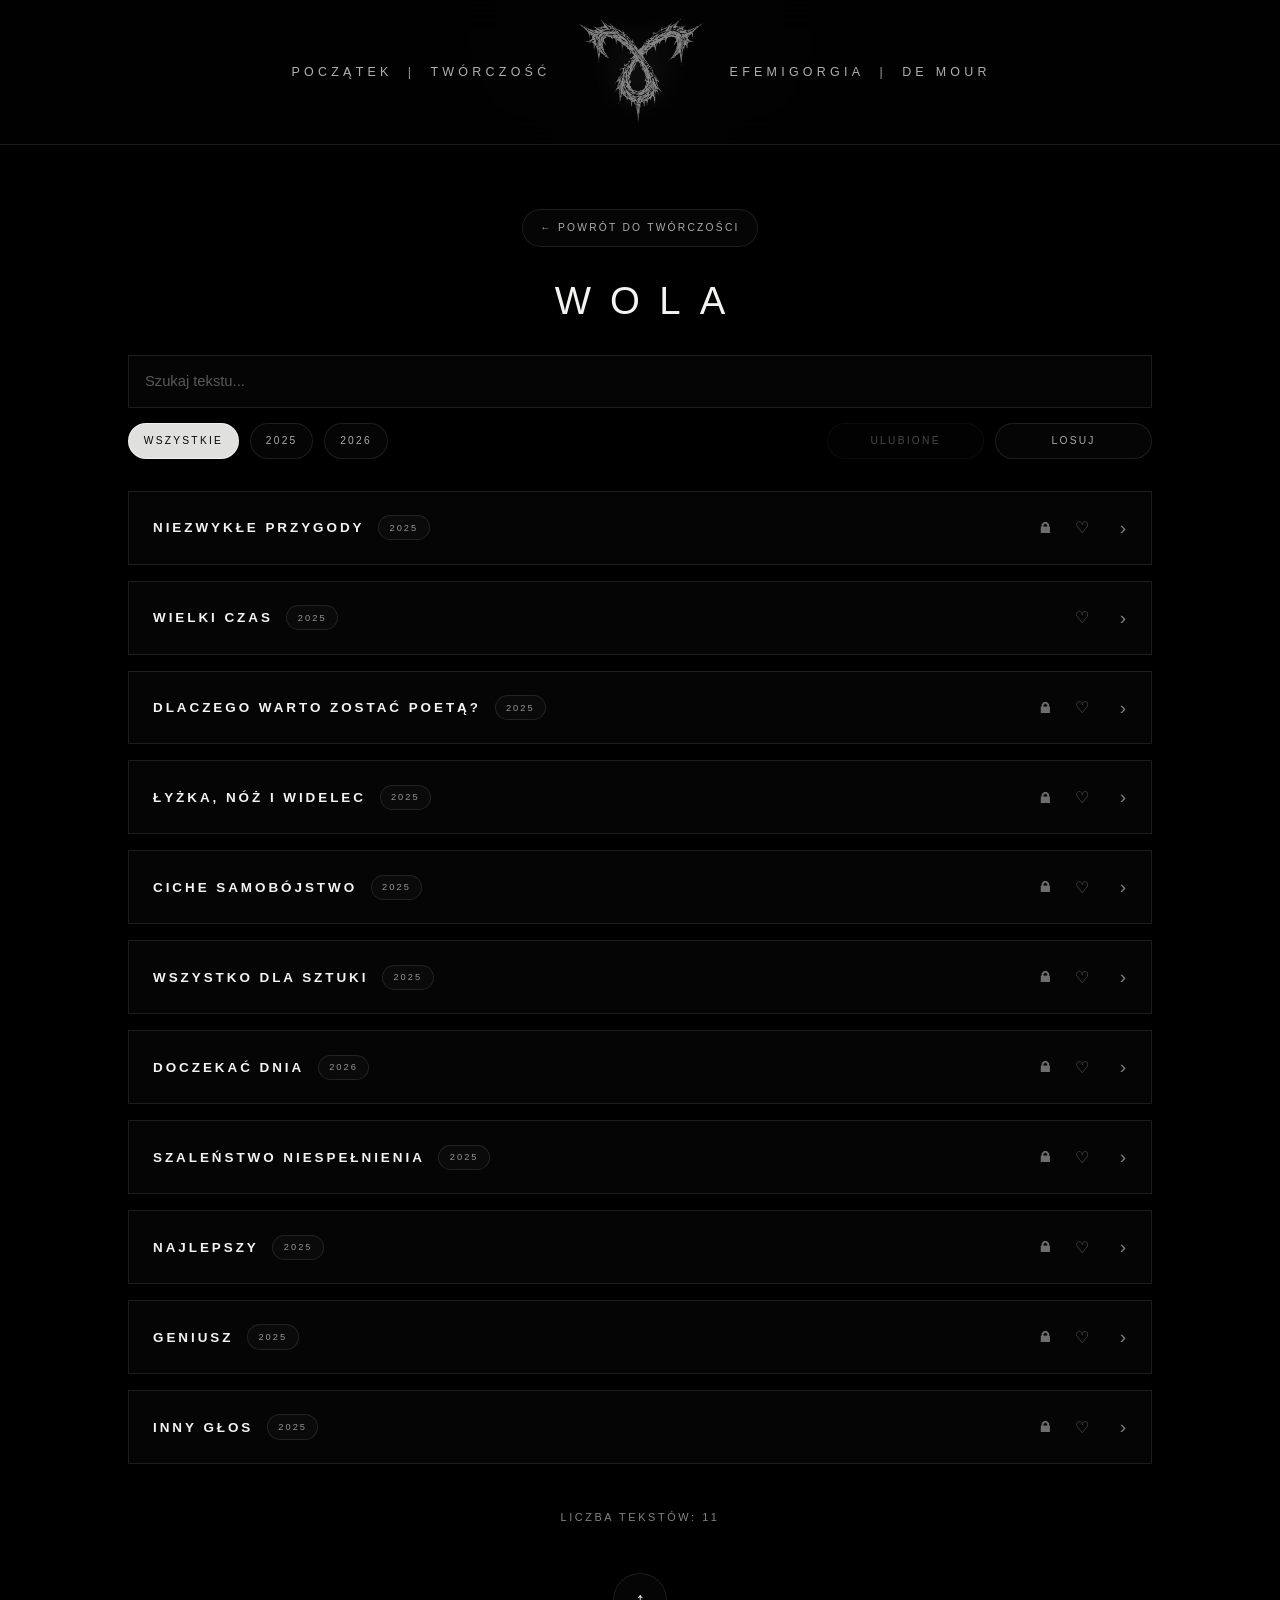
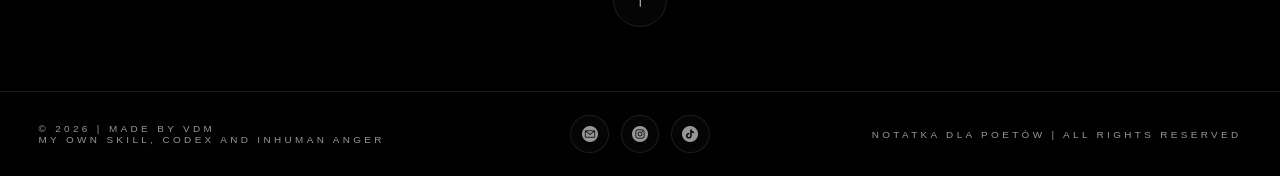
<file: wola.html>
<!DOCTYPE html>
<html lang="pl">
<head>
  <meta charset="UTF-8">
  <meta name="viewport" content="width=device-width, initial-scale=1.0">
  <title>💀 Vincent de Mour - Poezja - Wola</title>
  <meta
    name="description"
    content="Te parę chwil złapać. Po więcej sięgnąć jeszcze. Wytrzymać."
  >
  <meta property="og:title" content="Vincent de Mour - Poezja - Chęć">
  <meta property="og:description" content="Te parę chwil złapać. Po więcej sięgnąć jeszcze. Wytrzymać">
  <meta property="og:image" content="https://mour.pl/assets/images/ogmour.png">
  <meta property="og:url" content="https://mour.pl/wola.html">
  <meta property="og:type" content="website">
  <link rel="icon" type="image/png" href="assets/images/logow.png">
  <link rel="stylesheet" href="assets/css/styles.css">
  <script src="assets/js/main.js" defer></script>
</head>
<body>
  <div class="page-shell">
    <header class="site-header" data-header>
      <nav class="site-nav" aria-label="navigation">
        <div class="nav-cluster nav-cluster--left" aria-label="menu">
          <a class="nav-link" href="index.html">Początek</a>
          <span class="nav-divider" aria-hidden="true">|</span>
          <a class="nav-link" href="tworczosc.html">Twórczość</a>
        </div>

        <a class="nav-logo" href="index.html" aria-label="Efemigorgia">
          <img class="nav-logo__image nav-logo__image--base" src="assets/images/logow.png" alt="">
          <img class="nav-logo__image nav-logo__image--hover" src="assets/images/logor.png" alt="">
        </a>

        <div class="nav-cluster nav-cluster--right" aria-label="Menu po prawej">
          <a class="nav-link" href="efemigorgia.html">Efemigorgia</a>
          <span class="nav-divider" aria-hidden="true">|</span>
          <a class="nav-link" href="de-mour.html">De Mour</a>
        </div>

        <button
          class="nav-toggle"
          type="button"
          aria-label="Otwórz menu"
          aria-expanded="false"
          aria-controls="mobile-menu"
          data-nav-toggle
        >
          <img class="nav-toggle__icon" src="assets/icons/burger.png" alt="">
        </button>
      </nav>

      <div class="mobile-menu" id="mobile-menu" data-mobile-menu>
        <a class="mobile-link" href="index.html" data-mobile-link>Początek</a>
        <a class="mobile-link" href="tworczosc.html" data-mobile-link>Twórczość</a>
        <a class="mobile-link" href="efemigorgia.html" data-mobile-link>Efemigorgia</a>
        <a class="mobile-link" href="de-mour.html" data-mobile-link>De Mour</a>
      </div>
    </header>

    <main class="site-main site-main--accordion">
      <section class="accordion-stage" aria-label="Linki do utworów o chęci">
        <div class="accordion-stage__inner">
          <a class="accordion-stage__back" href="tworczosc.html">← Powrót do twórczości</a>
          <h1 class="accordion-stage__title" data-testid="wola">Wola</h1>

          <div class="accordion-tools" data-accordion-filter>
            <label class="accordion-search" for="wola-search">
              <input
                class="accordion-search__input"
                id="wola-search"
                type="search"
                placeholder="Szukaj tekstu..."
                data-accordion-search
              >
            </label>

            <div class="accordion-filters-row">
              <div class="accordion-filters" aria-label="Filtruj po roku">
                <button class="accordion-filter is-active" type="button" data-accordion-filter-button="all" aria-pressed="true">
                  Wszystkie
                </button>
                <button class="accordion-filter" type="button" data-accordion-filter-button="2025" aria-pressed="false">
                  2025
                </button>
                <button class="accordion-filter" type="button" data-accordion-filter-button="2026" aria-pressed="false">
                  2026
                </button>
              </div>

              <div class="accordion-actions" aria-label="Akcje listy">
                <button class="accordion-filter accordion-filter--utility" type="button" data-accordion-favorites aria-pressed="false">
                  Ulubione
                </button>
                <button class="accordion-filter accordion-filter--utility" type="button" data-accordion-random aria-pressed="false">
                  Losuj
                </button>
              </div>
            </div>
          </div>

          <div class="accordion-link-list" aria-label="Lista utworów">
            <p class="accordion-empty" data-accordion-empty hidden>Brak wyników dla tego wyszukiwania.</p>

            <div class="accordion-link-item" data-accordion-year="2025">
              <a class="accordion-link-item__main" href="#" data-testid="wola-link-niezwykle-przygody">
                <span class="accordion-link-item__title">Niezwykłe przygody</span>
                <span class="accordion-summary__tag">2025</span>
              </a>
              <span class="accordion-link-item__lock" aria-hidden="true">&#x1F512;&#xFE0E;</span>
              <button class="accordion-summary__heart" type="button" data-accordion-heart data-heart-id="chec-v2-niezwykle-przygody" aria-label="Polub tekst" aria-pressed="false">
                <span aria-hidden="true">♡</span>
              </button>
            </div>

            <div class="accordion-link-item accordion-link-item--unlocked" data-accordion-year="2025">
              <a class="accordion-link-item__main" href="wielki-czas.html" data-testid="wola-link-wielki-czas">
                <span class="accordion-link-item__title">Wielki czas</span>
                <span class="accordion-summary__tag">2025</span>
              </a>
              <button class="accordion-summary__heart" type="button" data-accordion-heart data-heart-id="chec-v2-wielki-czas" aria-label="Polub tekst" aria-pressed="false">
                <span aria-hidden="true">♡</span>
              </button>
            </div>

            <div class="accordion-link-item" data-accordion-year="2025">
              <a class="accordion-link-item__main" href="#" data-testid="wola-link-dlaczego-warto-zostac-poeta">
                <span class="accordion-link-item__title">Dlaczego warto zostać poetą?</span>
                <span class="accordion-summary__tag">2025</span>
              </a>
              <span class="accordion-link-item__lock" aria-hidden="true">&#x1F512;&#xFE0E;</span>
              <button class="accordion-summary__heart" type="button" data-accordion-heart data-heart-id="chec-v2-dlaczego-warto-zostac-poeta" aria-label="Polub tekst" aria-pressed="false">
                <span aria-hidden="true">♡</span>
              </button>
            </div>

            <div class="accordion-link-item" data-accordion-year="2025">
              <a class="accordion-link-item__main" href="#" data-testid="wola-link-lyzka-noz-widelec">
                <span class="accordion-link-item__title">Łyżka, nóż i widelec</span>
                <span class="accordion-summary__tag">2025</span>
              </a>
              <span class="accordion-link-item__lock" aria-hidden="true">&#x1F512;&#xFE0E;</span>
              <button class="accordion-summary__heart" type="button" data-accordion-heart data-heart-id="chec-v2-lyzka-noz-widelec" aria-label="Polub tekst" aria-pressed="false">
                <span aria-hidden="true">♡</span>
              </button>
            </div>

            <div class="accordion-link-item" data-accordion-year="2025">
              <a class="accordion-link-item__main" href="#" data-testid="wola-link-ciche-samobojstwo">
                <span class="accordion-link-item__title">Ciche samobójstwo</span>
                <span class="accordion-summary__tag">2025</span>
              </a>
              <span class="accordion-link-item__lock" aria-hidden="true">&#x1F512;&#xFE0E;</span>
              <button class="accordion-summary__heart" type="button" data-accordion-heart data-heart-id="chec-v2-ciche-samobojstwo" aria-label="Polub tekst" aria-pressed="false">
                <span aria-hidden="true">♡</span>
              </button>
            </div>

            <div class="accordion-link-item" data-accordion-year="2025">
              <a class="accordion-link-item__main" href="#" data-testid="wola-link-wszystko-dla-sztuki">
                <span class="accordion-link-item__title">Wszystko dla sztuki</span>
                <span class="accordion-summary__tag">2025</span>
              </a>
              <span class="accordion-link-item__lock" aria-hidden="true">&#x1F512;&#xFE0E;</span>
              <button class="accordion-summary__heart" type="button" data-accordion-heart data-heart-id="chec-v2-wszystko-dla-sztuki" aria-label="Polub tekst" aria-pressed="false">
                <span aria-hidden="true">♡</span>
              </button>
            </div>

            <div class="accordion-link-item" data-accordion-year="2026">
              <a class="accordion-link-item__main" href="#" data-testid="wola-link-doczekac-dnia">
                <span class="accordion-link-item__title">Doczekać dnia</span>
                <span class="accordion-summary__tag">2026</span>
              </a>
              <span class="accordion-link-item__lock" aria-hidden="true">&#x1F512;&#xFE0E;</span>
              <button class="accordion-summary__heart" type="button" data-accordion-heart data-heart-id="chec-v2-doczekac-dnia" aria-label="Polub tekst" aria-pressed="false">
                <span aria-hidden="true">♡</span>
              </button>
            </div>

            <div class="accordion-link-item" data-accordion-year="2025">
              <a class="accordion-link-item__main" href="#" data-testid="wola-link-szalenstwo-niespelnienia">
                <span class="accordion-link-item__title">Szaleństwo niespełnienia</span>
                <span class="accordion-summary__tag">2025</span>
              </a>
              <span class="accordion-link-item__lock" aria-hidden="true">&#x1F512;&#xFE0E;</span>
              <button class="accordion-summary__heart" type="button" data-accordion-heart data-heart-id="chec-v2-szalenstwo-niespelnienia" aria-label="Polub tekst" aria-pressed="false">
                <span aria-hidden="true">♡</span>
              </button>
            </div>

            <div class="accordion-link-item" data-accordion-year="2025">
              <a class="accordion-link-item__main" href="#" data-testid="wola-link-najlepszy">
                <span class="accordion-link-item__title">Najlepszy</span>
                <span class="accordion-summary__tag">2025</span>
              </a>
              <span class="accordion-link-item__lock" aria-hidden="true">&#x1F512;&#xFE0E;</span>
              <button class="accordion-summary__heart" type="button" data-accordion-heart data-heart-id="chec-v2-najlepszy" aria-label="Polub tekst" aria-pressed="false">
                <span aria-hidden="true">♡</span>
              </button>
            </div>

            <div class="accordion-link-item" data-accordion-year="2025">
              <a class="accordion-link-item__main" href="#" data-testid="wola-link-geniusz">
                <span class="accordion-link-item__title">Geniusz</span>
                <span class="accordion-summary__tag">2025</span>
              </a>
              <span class="accordion-link-item__lock" aria-hidden="true">&#x1F512;&#xFE0E;</span>
              <button class="accordion-summary__heart" type="button" data-accordion-heart data-heart-id="chec-v2-geniusz" aria-label="Polub tekst" aria-pressed="false">
                <span aria-hidden="true">♡</span>
              </button>
            </div>

            <div class="accordion-link-item" data-accordion-year="2025">
              <a class="accordion-link-item__main" href="#" data-testid="wola-link-inny-glos">
                <span class="accordion-link-item__title">Inny głos</span>
                <span class="accordion-summary__tag">2025</span>
              </a>
              <span class="accordion-link-item__lock" aria-hidden="true">&#x1F512;&#xFE0E;</span>
              <button class="accordion-summary__heart" type="button" data-accordion-heart data-heart-id="chec-v2-inny-glos" aria-label="Polub tekst" aria-pressed="false">
                <span aria-hidden="true">♡</span>
              </button>
            </div>
          </div>

          <p class="accordion-counter" data-accordion-counter>
            Liczba tekstów: <span data-accordion-counter-value>0</span>
          </p>

          <div class="accordion-footer-action">
            <button class="scroll-top-button" type="button" data-scroll-top aria-label="Przewiń na początek strony">
              <span aria-hidden="true">&#8593;</span>
            </button>
          </div>
        </div>
      </section>
    </main>

    <footer class="site-footer">
      <p class="site-footer__item">&copy; <span data-year></span><span> | </span><span>Made by VDM</span><br><span>My own skill, Codex and inhuman anger</span></p>

      <div class="site-footer__social" aria-label="Social media">
        <button class="icon-button" type="button" data-contact-open aria-label="Kontakt">
          <img src="assets/icons/email.png" alt="">
        </button>

        <a class="icon-button" href="https://www.instagram.com/vincentdemour/" target="_blank" rel="noreferrer" aria-label="Instagram">
          <img src="assets/icons/instagram.png" alt="">
        </a>

        <a class="icon-button" href="#" target="_blank" rel="noreferrer" aria-label="TikTok">
          <img src="assets/icons/tiktok.png" alt="">
        </a>
      </div>

      <p class="site-footer__item site-footer__item--right"><button class="site-footer__note-button" type="button" data-note-open>Notatka dla poetów</button><span> | </span><span>All Rights Reserved</span></p>
    </footer>

    <div class="contact-modal" data-contact-modal hidden>
      <div class="contact-modal__backdrop" data-contact-close></div>
      <div
        class="contact-modal__dialog"
        role="dialog"
        aria-modal="true"
        aria-label="Formularz kontaktowy"
      >
        <button class="contact-modal__close" type="button" data-contact-close aria-label="Zamknij formularz">
          <span aria-hidden="true">+</span>
        </button>

        <form class="contact-form" data-contact-form data-contact-email="hrabiademour@gmail.com">
          <label class="contact-form__field">
            <span>Imię</span>
            <input type="text" name="name" placeholder="Twoje imię" required>
          </label>

          <label class="contact-form__field">
            <span>E-mail</span>
            <input type="email" name="email" placeholder="twoj@email.com" required>
          </label>

          <label class="contact-form__field">
            <span>Temat</span>
            <input type="text" name="subject" placeholder="Temat wiadomości" required>
          </label>

          <label class="contact-form__field">
            <span>Wiadomość</span>
            <textarea name="message" rows="6" placeholder="Treść wiadomości" required></textarea>
          </label>

          <button class="contact-form__submit" type="submit">Wyślij</button>
        </form>
      </div>
    </div>

    <div class="contact-modal note-modal" data-note-modal hidden>
      <div class="contact-modal__backdrop" data-note-close></div>
      <div
        class="contact-modal__dialog note-modal__dialog"
        role="dialog"
        aria-modal="true"
        aria-label="Notatka dla poetów"
      >
        <button class="contact-modal__close note-modal__close" type="button" data-note-close aria-label="Zamknij notatkę">
          <span aria-hidden="true">×</span>
        </button>

        <div class="note-modal__section">
          <div class="note-modal__text">
            <p>Pamiętaj!</p>
            <p>Pisząc wiersz nie wskazuj bezpośrednio o czym on jest.</p>
            <p>Na przykład:</p>
            <p>Lubię czarne<br>Smukłe, głośne</p>
          </div>
        </div>
      </div>
    </div>
  </div>
</body>
</html>
</file>
<file: assets/css/styles.css>
@font-face {
  font-family: "de Mour";
  src: url("../fonts/deMour.ttf") format("truetype");
  font-weight: 400;
  font-style: normal;
  font-display: swap;
}

:root {
  --bg: #020202;
  --bg-soft: #080808;
  --text: #f3f3f1;
  --text-dim: rgba(243, 243, 241, 0.62);
  --border: rgba(243, 243, 241, 0.1);
  --border-strong: rgba(243, 243, 241, 0.16);
  --header-bg: rgba(2, 2, 2, 0.9);
  --header-height: 9rem;
  --footer-height: 5.2rem;
  --shadow: 0 24px 60px rgba(0, 0, 0, 0.45);
  --font-ui: "Bahnschrift", "Aptos Narrow", "Segoe UI", sans-serif;
  --font-display: "Bodoni MT", "Didot", "Iowan Old Style", "Palatino Linotype", serif;
  --font-poem: "de Mour", var(--font-display);
}

*,
*::before,
*::after {
  box-sizing: border-box;
}

html {
  scroll-behavior: smooth;
  scroll-padding-top: 7rem;
}

body {
  margin: 0;
  min-height: 100vh;
  background:
    radial-gradient(circle at 50% 0%, rgba(255, 255, 255, 0.06), transparent 26%),
    linear-gradient(180deg, #000 0%, #020202 100%);
  color: var(--text);
  font-family: var(--font-ui);
  -webkit-font-smoothing: antialiased;
  text-rendering: optimizeLegibility;
}

body.menu-open {
  overflow: hidden;
}

body.modal-open {
  overflow: hidden;
}

img,
video {
  display: block;
  max-width: 100%;
}

a {
  color: inherit;
  text-decoration: none;
}

p,
h1,
h2 {
  margin: 0;
}

.page-shell {
  min-height: 100vh;
  display: flex;
  flex-direction: column;
}

.site-header {
  position: sticky;
  top: 0;
  z-index: 40;
  background: var(--header-bg);
  backdrop-filter: blur(18px);
  border-bottom: 1px solid var(--border);
  transition: background-color 220ms ease, border-color 220ms ease, box-shadow 220ms ease;
}

.site-header.is-scrolled {
  background: rgba(2, 2, 2, 0.96);
  border-bottom-color: var(--border-strong);
  box-shadow: var(--shadow);
}

.site-nav {
  width: min(1240px, calc(100% - 2rem));
  margin: 0 auto;
  min-height: var(--header-height);
  display: grid;
  grid-template-columns: 1fr minmax(8rem, auto) 1fr;
  align-items: center;
  gap: clamp(1rem, 2vw, 2rem);
}

.nav-cluster {
  display: flex;
  align-items: center;
  align-self: center;
  gap: 0.95rem;
  text-transform: uppercase;
  letter-spacing: 0.34em;
  font-size: 0.78rem;
  line-height: 1;
  white-space: nowrap;
}

.nav-cluster--left {
  justify-self: end;
}

.nav-cluster--right {
  justify-self: start;
}

.nav-link {
  position: relative;
  opacity: 0.72;
  transition: opacity 180ms ease, transform 180ms ease;
}

.nav-link:hover,
.nav-link:focus-visible {
  opacity: 1;
  transform: translateY(-1px);
}

.nav-divider {
  color: var(--text-dim);
}

.nav-logo {
  position: relative;
  isolation: isolate;
  display: grid;
  place-items: center;
  align-self: center;
  width: clamp(7rem, 10vw, 9.4rem);
  overflow: visible;
}

.nav-logo::before {
  content: "";
  position: absolute;
  inset: 18%;
  z-index: -1;
  background: radial-gradient(circle, rgba(255, 255, 255, 0.06), transparent 68%);
  filter: blur(12px);
  transform: scale(1.18);
  opacity: 0.78;
}

.nav-logo__image {
  grid-area: 1 / 1;
  width: 100%;
  filter: drop-shadow(0 0 18px rgba(255, 255, 255, 0.08));
  transform: translateY(4%);
  transition: opacity 720ms ease;
}

.nav-logo__image--base {
  opacity: 0.62;
}

.nav-logo__image--hover {
  position: absolute;
  inset: 0;
  opacity: 0;
}

.nav-logo:hover .nav-logo__image--base,
.nav-logo:focus-visible .nav-logo__image--base {
  opacity: 0;
}

.nav-logo:hover .nav-logo__image--hover,
.nav-logo:focus-visible .nav-logo__image--hover {
  opacity: 0.82;
}

.nav-toggle {
  display: none;
  justify-self: end;
  align-items: center;
  justify-content: center;
  width: 3rem;
  height: 3rem;
  padding: 0;
  border: 1px solid var(--border);
  background: transparent;
  color: var(--text);
  border-radius: 999px;
  cursor: pointer;
  transition: border-color 180ms ease, background-color 180ms ease;
}

.nav-toggle__icon {
  width: 1.9rem;
  height: 1.9rem;
  object-fit: contain;
  filter: brightness(0) invert(1);
  opacity: 0.74;
}

.nav-toggle:hover,
.nav-toggle:focus-visible {
  border-color: var(--border-strong);
  background: rgba(255, 255, 255, 0.05);
}

.nav-toggle:hover .nav-toggle__icon,
.nav-toggle:focus-visible .nav-toggle__icon {
  opacity: 0.92;
}

.mobile-menu {
  display: none;
}

.site-main {
  flex: 1;
  display: flex;
}

.site-main--gallery {
  display: block;
}

.site-main--page {
  display: block;
}

.site-main--accordion {
  display: block;
}

.gallery-grid {
  display: grid;
  grid-template-columns: repeat(3, minmax(0, 1fr));
  background: #080808;
  border-bottom: 1px solid var(--border);
}

.gallery-tile {
  position: relative;
  min-height: min(34vw, 26rem);
  aspect-ratio: 1 / 1;
  display: grid;
  place-items: center;
  background:
    linear-gradient(180deg, rgba(255, 255, 255, 0.015) 0%, rgba(255, 255, 255, 0.005) 100%),
    #0a0a0a;
  border-right: 1px solid var(--border);
  border-bottom: 1px solid var(--border);
}

.gallery-grid.is-staged .gallery-tile {
  opacity: 0;
  transform: translateY(1.8rem) scale(0.96);
  filter: blur(10px);
}

.gallery-grid.is-staged.is-revealed .gallery-tile {
  opacity: 1;
  transform: translateY(0) scale(1);
  filter: blur(0);
  transition:
    opacity 520ms ease,
    transform 720ms cubic-bezier(0.2, 0.8, 0.2, 1),
    filter 720ms ease;
}

.gallery-tile--swap {
  overflow: hidden;
}

.gallery-tile__link {
  position: absolute;
  inset: 0;
  display: block;
}

.gallery-tile:nth-child(3n) {
  border-right: 0;
}

.gallery-tile__image {
  position: absolute;
  inset: 0;
  width: 100%;
  height: 100%;
  object-fit: cover;
  transition: opacity 720ms ease;
}

.gallery-tile__image--base {
  opacity: 1;
}

.gallery-tile__image--hover {
  opacity: 0;
}

.gallery-tile--swap:hover .gallery-tile__image--base,
.gallery-tile--swap:focus-within .gallery-tile__image--base {
  opacity: 0;
}

.gallery-tile--swap:hover .gallery-tile__image--hover,
.gallery-tile--swap:focus-within .gallery-tile__image--hover {
  opacity: 1;
}

.gallery-tile__label {
  font-size: 0.68rem;
  letter-spacing: 0.3em;
  text-transform: uppercase;
  color: rgba(243, 243, 241, 0.28);
}

.text-stage {
  min-height: max(28rem, calc(100svh - var(--header-height) - var(--footer-height)));
  display: grid;
  place-items: center;
  padding: clamp(2rem, 6vw, 4rem);
  border-bottom: 1px solid var(--border);
  background: #000;
}

.text-stage--efemigorgia {
  background:
    linear-gradient(180deg, rgba(0, 0, 0, 0.72) 0%, rgba(0, 0, 0, 0.54) 34%, rgba(0, 0, 0, 0.7) 100%),
    radial-gradient(circle at center, rgba(0, 0, 0, 0.12) 0%, rgba(0, 0, 0, 0.46) 100%),
    url("../images/efemigorgia.jpg") center / cover no-repeat;
}

.text-stage__inner {
  width: min(100%, 62rem);
  display: grid;
  justify-items: center;
  gap: 1.6rem;
  text-align: center;
}

.text-stage__title {
  font-family: var(--font-ui);
  font-size: clamp(2rem, 3vw, 3.15rem);
  font-weight: 400;
  letter-spacing: 0.45em;
  text-transform: uppercase;
  color: rgba(243, 243, 241, 0.72);
  text-indent: 0.45em;
}

.text-stage__body {
  max-width: 72ch;
  font-size: clamp(0.92rem, 1.2vw, 1.06rem);
  line-height: 1.95;
  color: rgba(243, 243, 241, 0.64);
}

.text-stage__counter-box {
  width: min(100%, 31rem);
  padding: 1rem;
  border: 1px solid rgba(243, 243, 241, 0.16);
  background: rgba(3, 3, 3, 0.74);
  box-shadow: 0 18px 40px rgba(0, 0, 0, 0.22);
}

.text-stage__counter-inner {
  min-height: 9.5rem;
  padding: clamp(1.4rem, 3vw, 2rem);
  border: 1px solid rgba(243, 243, 241, 0.1);
  display: grid;
  justify-items: center;
  align-content: center;
  gap: 0.7rem;
  background: linear-gradient(180deg, rgba(8, 8, 8, 0.72) 0%, rgba(0, 0, 0, 0.38) 100%);
}

.text-stage__counter-label,
.text-stage__counter-value {
  margin: 0;
}

.text-stage__counter-label {
  font-size: 0.7rem;
  letter-spacing: 0.28em;
  text-transform: uppercase;
  color: rgba(243, 243, 241, 0.5);
}

.text-stage__counter-value {
  font-family: var(--font-ui);
  font-size: clamp(2.6rem, 8vw, 4rem);
  line-height: 1;
  letter-spacing: 0.22em;
  text-indent: 0.22em;
  color: rgba(243, 243, 241, 0.92);
}

.glyph-stage {
  min-height: max(28rem, calc(100svh - var(--header-height) - var(--footer-height)));
  padding: clamp(2.6rem, 7vw, 5rem) clamp(1.4rem, 4vw, 2.5rem);
  border-bottom: 1px solid var(--border);
  background: #000;
}

.glyph-stage__inner {
  width: min(100%, 46rem);
  margin: 0 auto;
  display: grid;
  justify-items: center;
  gap: 1.8rem;
}

.glyph-stage__title {
  font-family: var(--font-ui);
  font-size: clamp(2rem, 3.1vw, 3rem);
  font-weight: 400;
  letter-spacing: 0.46em;
  line-height: 1.08;
  text-indent: 0.46em;
  text-transform: uppercase;
  text-align: center;
  color: rgba(243, 243, 241, 0.92);
}

.glyph-stage__actions {
  display: flex;
  justify-content: center;
  width: 100%;
}

.glyph-stage__button,
.glyph-stage__password-input,
.glyph-stage__password-submit {
  min-height: 3rem;
  padding: 0.85rem 1.45rem;
  border: 1px solid var(--border);
  background: rgba(255, 255, 255, 0.015);
  color: var(--text);
  font: inherit;
  font-size: 0.72rem;
  letter-spacing: 0.24em;
  text-transform: uppercase;
  cursor: pointer;
  transition:
    color 180ms ease,
    border-color 180ms ease,
    background-color 180ms ease,
    transform 180ms ease;
}

.glyph-stage__button {
  min-width: 10.8rem;
}

.glyph-stage__unlock-tools {
  width: min(100%, 19rem);
  display: grid;
  gap: 0.7rem;
  justify-self: center;
}

.glyph-stage__bonus-trigger {
  width: 100%;
}

.glyph-stage__quote {
  margin: 0;
  text-align: center;
  font-size: 0.72rem;
  line-height: 1.8;
  letter-spacing: 0.16em;
  font-style: italic;
  color: rgba(243, 243, 241, 0.58);
}

.glyph-stage__password {
  width: 100%;
  display: grid;
  grid-template-columns: minmax(0, 1fr) auto;
  gap: 0.55rem;
  justify-self: center;
}

.glyph-stage__password-input {
  width: 100%;
  text-align: center;
  cursor: text;
}

.glyph-stage__password-input::placeholder {
  color: rgba(243, 243, 241, 0.36);
}

.glyph-stage__password-input.is-error {
  border-color: rgba(255, 93, 93, 0.58);
  background: rgba(71, 10, 10, 0.22);
  color: #ffd5d5;
  box-shadow: inset 0 0 0 1px rgba(255, 93, 93, 0.18);
}

.glyph-stage__password-input.is-unlocked {
  border-color: rgba(243, 243, 241, 0.22);
  background: rgba(255, 255, 255, 0.045);
  color: rgba(243, 243, 241, 0.78);
  letter-spacing: 0.12em;
}

.glyph-stage__password-submit {
  min-width: 4rem;
  padding-inline: 1rem;
}

.glyph-stage__button:hover,
.glyph-stage__button:focus-visible,
.glyph-stage__password-input:hover,
.glyph-stage__password-input:focus-visible,
.glyph-stage__password-submit:hover,
.glyph-stage__password-submit:focus-visible {
  color: var(--text);
  border-color: var(--border-strong);
  background: rgba(255, 255, 255, 0.04);
  transform: translateY(-1px);
  outline: none;
}

.glyph-stage__password-input.is-error:hover,
.glyph-stage__password-input.is-error:focus-visible {
  border-color: rgba(255, 93, 93, 0.68);
  background: rgba(71, 10, 10, 0.26);
}

.glyph-stage__button:disabled,
.glyph-stage__password-submit:disabled {
  cursor: default;
  opacity: 0.56;
  transform: none;
}

.glyph-poem {
  width: min(100%, 44rem);
  display: grid;
  gap: 0.25rem;
  padding: 1.6rem 1.7rem;
  border: 1px solid var(--border);
  background: rgba(255, 255, 255, 0.01);
}

.glyph-poem__line {
  display: grid;
  grid-template-columns: minmax(0, 1fr);
  align-items: center;
  gap: 0;
  min-height: 2.7rem;
  padding: 0.46rem 0;
}

.glyph-poem__line--stanza-start {
  margin-top: 0.55rem;
  padding-top: 1rem;
}

.glyph-poem__text {
  margin: 0;
  justify-self: start;
  text-align: left;
  font-family: var(--font-poem);
  font-size: clamp(1.05rem, 1.45vw, 1.16rem);
  line-height: 1.45;
  letter-spacing: 0.04em;
  color: rgba(212, 223, 218, 0.84);
  transition:
    color 180ms ease,
    letter-spacing 180ms ease,
    font-family 180ms ease;
  word-break: break-word;
}

.glyph-poem__word {
  display: inline-block;
  font-family: inherit;
  color: inherit;
  transform: translateY(0);
  transform-origin: 50% 70%;
  will-change: transform, filter, opacity;
  transition: color 180ms ease, font-family 180ms ease;
}

.glyph-poem__word.is-revealing {
  font-family: var(--font-ui);
  color: rgba(243, 243, 241, 0.82);
  animation: glyph-word-reveal 680ms cubic-bezier(0.18, 0.86, 0.24, 1) both;
}

.glyph-poem__word.is-revealed {
  font-family: var(--font-ui);
  color: rgba(243, 243, 241, 0.82);
}

.glyph-poem__word.is-concealing {
  font-family: var(--font-ui);
  color: rgba(243, 243, 241, 0.82);
  animation: glyph-word-hide 420ms cubic-bezier(0.36, 0, 0.2, 1) forwards;
}

.glyph-poem__line.is-revealed .glyph-poem__text {
  font-family: var(--font-ui);
  letter-spacing: 0.1em;
  color: rgba(243, 243, 241, 0.82);
}

.accordion-stage {
  min-height: max(28rem, calc(100svh - var(--header-height) - var(--footer-height)));
  padding: clamp(2rem, 6vw, 4rem) clamp(1.4rem, 4vw, 2.5rem);
  border-bottom: 1px solid var(--border);
  background: #000;
}

.accordion-stage__inner {
  width: min(100%, 64rem);
  margin: 0 auto;
  display: grid;
  gap: 2rem;
}

.accordion-stage__back {
  justify-self: center;
  display: inline-flex;
  align-items: center;
  gap: 0.55rem;
  min-height: 2.35rem;
  padding: 0.55rem 1.1rem;
  border: 1px solid var(--border);
  border-radius: 999px;
  background: rgba(255, 255, 255, 0.02);
  color: rgba(243, 243, 241, 0.7);
  font-size: 0.64rem;
  letter-spacing: 0.22em;
  text-transform: uppercase;
  text-decoration: none;
  transition:
    color 180ms ease,
    border-color 180ms ease,
    background-color 180ms ease,
    transform 180ms ease;
}

.accordion-stage__back:hover,
.accordion-stage__back:focus-visible {
  color: var(--text);
  border-color: var(--border-strong);
  background: rgba(255, 255, 255, 0.05);
  transform: translateY(-1px);
  outline: none;
}

.accordion-stage__title {
  justify-self: center;
  font-family: var(--font-ui);
  font-size: clamp(2rem, 3vw, 3.2rem);
  font-weight: 400;
  letter-spacing: 0.5em;
  text-transform: uppercase;
  text-indent: 0.5em;
  color: var(--text);
}

.accordion-list {
  display: grid;
  gap: 1rem;
}

.accordion-link-list {
  display: grid;
  gap: 1rem;
}

.accordion-link-item {
  position: relative;
  border: 1px solid var(--border);
  background: rgba(255, 255, 255, 0.02);
  transition:
    border-color 220ms ease,
    background-color 220ms ease,
    transform 180ms ease;
}

.accordion-link-item__main {
  display: flex;
  align-items: center;
  gap: 0.85rem;
  flex-wrap: wrap;
  padding: 1.45rem 8.35rem 1.45rem 1.5rem;
  color: var(--text);
  text-decoration: none;
}

.accordion-link-item--unlocked .accordion-link-item__main {
  padding-right: 6.1rem;
}

.accordion-link-item::after {
  content: "›";
  position: absolute;
  top: 50%;
  right: 1.55rem;
  color: rgba(243, 243, 241, 0.52);
  font-size: 1.2rem;
  line-height: 1;
  transform: translateY(-50%);
  transition: color 180ms ease, transform 180ms ease;
}

.accordion-link-item:hover,
.accordion-link-item:focus-within {
  border-color: var(--border-strong);
  background: rgba(255, 255, 255, 0.03);
  transform: translateY(-1px);
}

.accordion-link-item:hover::after,
.accordion-link-item:focus-within::after {
  color: var(--text);
  transform: translateY(calc(-50% - 1px));
}

.accordion-link-item__title {
  font-size: 0.84rem;
  font-weight: 600;
  letter-spacing: 0.22em;
  text-transform: uppercase;
}

.accordion-link-item__lock {
  position: absolute;
  top: 50%;
  right: 5.7rem;
  width: 1.8rem;
  height: 1.8rem;
  display: inline-flex;
  align-items: center;
  justify-content: center;
  color: rgba(243, 243, 241, 0.44);
  font-size: 0.92rem;
  line-height: 1;
  transform: translateY(-50%);
  pointer-events: none;
  transition: color 180ms ease, transform 180ms ease;
}

.accordion-link-item:hover .accordion-link-item__lock,
.accordion-link-item:focus-within .accordion-link-item__lock {
  color: rgba(243, 243, 241, 0.7);
  transform: translateY(calc(-50% - 1px));
}

.accordion-link-item .accordion-summary__heart {
  right: 3.4rem;
}

.accordion-tools {
  display: grid;
  gap: 0.9rem;
}

.accordion-search {
  display: grid;
  gap: 0.45rem;
}

.accordion-search__label {
  font-size: 0.68rem;
  letter-spacing: 0.26em;
  text-transform: uppercase;
  color: var(--text-dim);
}

.accordion-search__input {
  width: 100%;
  min-height: 3.35rem;
  border: 1px solid var(--border);
  background: rgba(255, 255, 255, 0.02);
  color: var(--text);
  padding: 0.95rem 1rem;
  font: inherit;
  font-size: 0.92rem;
  transition: border-color 180ms ease, background-color 180ms ease;
}

.accordion-search__input::placeholder {
  color: rgba(243, 243, 241, 0.35);
}

.accordion-search__input:hover,
.accordion-search__input:focus-visible {
  border-color: var(--border-strong);
  background: rgba(255, 255, 255, 0.03);
  outline: none;
}

.accordion-filters {
  display: flex;
  flex-wrap: wrap;
  gap: 0.7rem;
}

.accordion-filters-row {
  display: flex;
  align-items: center;
  justify-content: space-between;
  gap: 1rem;
  flex-wrap: wrap;
}

.accordion-actions {
  display: flex;
  align-items: center;
  justify-content: flex-end;
  gap: 0.7rem;
  flex-wrap: wrap;
}

.accordion-filter {
  min-height: 2.25rem;
  padding: 0.45rem 0.92rem;
  border: 1px solid var(--border);
  border-radius: 999px;
  background: rgba(255, 255, 255, 0.02);
  color: rgba(243, 243, 241, 0.7);
  font: inherit;
  font-size: 0.64rem;
  letter-spacing: 0.22em;
  text-transform: uppercase;
  cursor: pointer;
  transition:
    color 180ms ease,
    border-color 180ms ease,
    background-color 180ms ease,
    transform 180ms ease;
}

.accordion-filter:hover,
.accordion-filter:focus-visible {
  color: var(--text);
  border-color: var(--border-strong);
  background: rgba(255, 255, 255, 0.05);
  transform: translateY(-1px);
}

.accordion-filter.is-active {
  color: #050505;
  border-color: rgba(243, 243, 241, 0.9);
  background: rgba(243, 243, 241, 0.92);
}

.accordion-filter--utility {
  min-width: 9.8rem;
  justify-content: center;
}

.accordion-filter:disabled {
  cursor: default;
  opacity: 0.42;
  transform: none;
}

.accordion-empty {
  margin: 0;
  padding: 1.2rem 1.3rem;
  border: 1px solid var(--border);
  background: rgba(255, 255, 255, 0.02);
  color: rgba(243, 243, 241, 0.58);
  font-size: 0.8rem;
  letter-spacing: 0.1em;
  text-transform: uppercase;
}

.accordion-footer-action {
  display: flex;
  justify-content: center;
  margin-top: 1.1rem;
}

.accordion-counter {
  margin: 0.95rem 0 0;
  text-align: center;
  font-size: 0.68rem;
  letter-spacing: 0.24em;
  text-transform: uppercase;
  color: rgba(243, 243, 241, 0.54);
}

.scroll-top-button {
  width: 3.4rem;
  height: 3.4rem;
  border: 1px solid var(--border);
  border-radius: 999px;
  background: rgba(255, 255, 255, 0.02);
  color: var(--text);
  display: inline-flex;
  align-items: center;
  justify-content: center;
  cursor: pointer;
  transition:
    color 180ms ease,
    border-color 180ms ease,
    background-color 180ms ease,
    transform 180ms ease;
}

.scroll-top-button span {
  font-size: 1.25rem;
  line-height: 1;
  transform: translateY(-1px);
}

.scroll-top-button:hover,
.scroll-top-button:focus-visible {
  border-color: var(--border-strong);
  background: rgba(255, 255, 255, 0.06);
  transform: translateY(-1px);
}

.accordion-item {
  border: 1px solid var(--border);
  background: rgba(255, 255, 255, 0.02);
  overflow: hidden;
  transition: border-color 220ms ease, background-color 220ms ease;
}

.accordion-item[open] {
  border-color: var(--border-strong);
  background: rgba(255, 255, 255, 0.03);
}

.accordion-summary {
  position: relative;
  display: flex;
  align-items: center;
  gap: 0.85rem;
  flex-wrap: wrap;
  cursor: pointer;
  padding: 1.45rem 4.25rem 1.45rem 1.5rem;
  list-style: none;
  font-size: 0.84rem;
  font-weight: 600;
  letter-spacing: 0.22em;
  text-transform: uppercase;
  color: var(--text);
}

.accordion-summary--with-heart {
  padding-right: 6.35rem;
}

.accordion-summary--secret {
  padding-right: 3.9rem;
}

.accordion-summary__tag {
  display: inline-flex;
  align-items: center;
  min-height: 1.6rem;
  padding: 0.18rem 0.65rem;
  border: 1px solid var(--border);
  border-radius: 999px;
  font-size: 0.58rem;
  font-weight: 400;
  letter-spacing: 0.22em;
  text-transform: uppercase;
  color: rgba(243, 243, 241, 0.6);
  background: rgba(255, 255, 255, 0.025);
}

.accordion-summary__heart {
  position: absolute;
  top: 50%;
  right: 3.4rem;
  width: 1.8rem;
  height: 1.8rem;
  margin: 0;
  padding: 0;
  border: 0;
  background: transparent;
  color: rgba(243, 243, 241, 0.42);
  display: inline-flex;
  align-items: center;
  justify-content: center;
  cursor: pointer;
  transform: translateY(-50%);
  transition: color 180ms ease, transform 180ms ease, opacity 180ms ease;
}

.accordion-summary__heart span {
  font-size: 1rem;
  line-height: 1;
  pointer-events: none;
}

.accordion-summary__heart:hover,
.accordion-summary__heart:focus-visible {
  color: var(--text);
  transform: translateY(calc(-50% - 1px));
}

.accordion-summary__heart.is-active {
  color: #ff5d5d;
}

.accordion-summary__secret-title {
  min-width: 10ch;
}

.accordion-secret-controls {
  margin-left: auto;
  display: inline-flex;
  align-items: center;
  gap: 0.55rem;
  max-width: min(18rem, 100%);
}

.accordion-secret-field {
  display: inline-flex;
  align-items: center;
  max-width: min(12rem, 100%);
}

.accordion-secret-input {
  width: min(9rem, 100%);
  min-height: 2.5rem;
  border: 1px solid var(--border);
  background: rgba(255, 255, 255, 0.025);
  color: var(--text);
  padding: 0.65rem 0.8rem;
  font: inherit;
  font-size: 0.72rem;
  letter-spacing: 0.16em;
  text-transform: none;
  transition: border-color 180ms ease, background-color 180ms ease, color 180ms ease;
}

.accordion-secret-input::placeholder {
  color: rgba(243, 243, 241, 0.35);
  letter-spacing: 0.18em;
  text-transform: uppercase;
}

.accordion-secret-input:hover,
.accordion-secret-input:focus-visible {
  border-color: var(--border-strong);
  background: rgba(255, 255, 255, 0.04);
  outline: none;
}

.accordion-secret-input.is-error {
  border-color: rgba(255, 93, 93, 0.58);
  color: #ffd5d5;
}

.accordion-secret-input.is-unlocked {
  border-color: rgba(243, 243, 241, 0.22);
  color: rgba(243, 243, 241, 0.68);
}

.accordion-secret-input:disabled {
  cursor: default;
  opacity: 0.84;
}

.accordion-secret-submit {
  min-height: 2.5rem;
  padding: 0.55rem 0.82rem;
  border: 1px solid var(--border);
  background: rgba(255, 255, 255, 0.03);
  color: rgba(243, 243, 241, 0.76);
  font: inherit;
  font-size: 0.6rem;
  letter-spacing: 0.2em;
  text-transform: uppercase;
  cursor: pointer;
  transition:
    color 180ms ease,
    border-color 180ms ease,
    background-color 180ms ease,
    transform 180ms ease,
    opacity 180ms ease;
}

.accordion-secret-submit:hover,
.accordion-secret-submit:focus-visible {
  color: var(--text);
  border-color: var(--border-strong);
  background: rgba(255, 255, 255, 0.06);
  transform: translateY(-1px);
}

.accordion-secret-submit:disabled {
  cursor: default;
  opacity: 0.52;
  transform: none;
}

.accordion-summary::-webkit-details-marker {
  display: none;
}

.accordion-summary::after {
  content: "";
  position: absolute;
  top: 50%;
  right: 1.55rem;
  width: 0.5rem;
  height: 0.5rem;
  border-right: 1px solid currentColor;
  border-bottom: 1px solid currentColor;
  transform: translateY(-65%) rotate(45deg);
  transition: transform 220ms ease;
}

.accordion-item[open] .accordion-summary::after {
  transform: translateY(-35%) rotate(225deg);
}

.accordion-content {
  padding: 0 1.5rem 1.5rem;
}

.accordion-content p {
  max-width: 70ch;
  margin: 0;
  color: rgba(243, 243, 241, 0.64);
  line-height: 1.85;
}

.accordion-content__close {
  margin-top: 1.35rem;
  min-height: 2.45rem;
  padding: 0.62rem 0.95rem;
  border: 1px solid var(--border);
  background: rgba(255, 255, 255, 0.025);
  color: rgba(243, 243, 241, 0.74);
  font: inherit;
  font-size: 0.62rem;
  letter-spacing: 0.2em;
  text-transform: uppercase;
  cursor: pointer;
  transition:
    color 180ms ease,
    border-color 180ms ease,
    background-color 180ms ease,
    transform 180ms ease;
}

.accordion-content__close:hover,
.accordion-content__close:focus-visible {
  color: var(--text);
  border-color: var(--border-strong);
  background: rgba(255, 255, 255, 0.055);
  transform: translateY(-1px);
}

.hero {
  flex: 1;
  width: 100%;
  position: relative;
  min-height: max(28rem, calc(100svh - var(--header-height) - var(--footer-height)));
  overflow: hidden;
  border-bottom: 1px solid var(--border);
  background: #000;
}

.hero__media,
.hero__poster,
.hero__video,
.hero__fallback,
.hero__shade,
.hero__noise {
  position: absolute;
  inset: 0;
}

.hero__video {
  width: 100%;
  height: 100%;
  object-fit: cover;
  opacity: 0;
  filter: brightness(0.58) contrast(1.06);
  transition: opacity 800ms ease, filter 800ms ease;
}

.hero__poster {
  width: 100%;
  height: 100%;
  object-fit: cover;
}

.hero__media.is-video-ready .hero__video {
  opacity: 0.86;
}

.hero__media.is-video-ready .hero__fallback {
  opacity: 0;
}

.hero__fallback {
  display: grid;
  place-items: center;
  opacity: 1;
  transition: opacity 800ms ease;
  pointer-events: none;
}

.hero__glow {
  position: absolute;
  inset: 20% 26%;
  background: radial-gradient(circle, rgba(255, 255, 255, 0.08), transparent 65%);
  filter: blur(24px);
  transform: scale(1.15);
}

.hero__sigil {
  position: absolute;
  width: min(34rem, 54vw);
  opacity: 0.2;
  filter: brightness(1.18) contrast(1.22) drop-shadow(0 0 38px rgba(255, 255, 255, 0.12));
  animation: sigil-float 18s ease-in-out infinite alternate;
  pointer-events: none;
  user-select: none;
}

.hero__sigil--ghost {
  width: min(46rem, 72vw);
  opacity: 0.065;
  filter: blur(16px) contrast(1.3);
  animation: sigil-drift 26s linear infinite;
}

.hero__shade {
  background:
    linear-gradient(180deg, rgba(0, 0, 0, 0.58) 0%, rgba(0, 0, 0, 0.14) 28%, rgba(0, 0, 0, 0.14) 74%, rgba(0, 0, 0, 0.68) 100%),
    radial-gradient(circle at center, rgba(0, 0, 0, 0.08) 0%, rgba(0, 0, 0, 0.18) 64%, rgba(0, 0, 0, 0.62) 100%);
}

.hero__noise {
  inset: -20%;
  background-image:
    repeating-linear-gradient(0deg, transparent 0 2px, rgba(255, 255, 255, 0.015) 2px 3px),
    repeating-linear-gradient(90deg, transparent 0 3px, rgba(255, 255, 255, 0.012) 3px 4px);
  mix-blend-mode: screen;
  opacity: 0.16;
  animation: noise-shift 10s steps(10) infinite;
}

.hero__content {
  position: relative;
  z-index: 2;
  min-height: 100%;
  display: grid;
  place-items: center;
  padding: clamp(2rem, 6vw, 4rem);
}

.hero__content .text-stage__inner {
  gap: 1.45rem;
}

.hero__content--search .hero-search {
  transform: translateY(-200px);
}

.hero-search {
  width: min(100%, 44rem);
  display: grid;
  align-content: start;
  gap: 0.9rem;
  padding: clamp(1rem, 3vw, 1.35rem);
  border: 1px solid rgba(243, 243, 241, 0.16);
  background:
    linear-gradient(180deg, rgba(0, 0, 0, 0.84) 0%, rgba(4, 4, 4, 0.66) 100%),
    rgba(2, 2, 2, 0.72);
  box-shadow: var(--shadow);
  backdrop-filter: blur(18px);
}

.hero-search__status,
.hero-search__result-meta {
  margin: 0;
  font-size: 0.66rem;
  letter-spacing: 0.24em;
  text-transform: uppercase;
}

.hero-search__status,
.hero-search__result-meta {
  color: var(--text-dim);
}

.hero-search__status {
  line-height: 1.4;
}

.hero-search__status:empty {
  display: none;
}

.hero-search__form {
  display: grid;
  grid-template-columns: minmax(0, 1fr) auto;
  align-items: stretch;
  gap: 0.75rem;
}

.hero-search__input {
  width: 100%;
  min-height: 3.5rem;
  border: 1px solid var(--border);
  background: rgba(255, 255, 255, 0.04);
  color: var(--text);
  padding: 0.95rem 1rem;
  font: inherit;
  font-size: clamp(0.98rem, 1.8vw, 1.08rem);
  transition:
    border-color 180ms ease,
    background-color 180ms ease,
    box-shadow 180ms ease;
}

.hero-search__input::placeholder {
  color: rgba(243, 243, 241, 0.38);
}

.hero-search__input:hover,
.hero-search__input:focus-visible {
  border-color: var(--border-strong);
  background: rgba(255, 255, 255, 0.06);
  outline: none;
}

.hero-search__button {
  min-height: 3.5rem;
  padding: 0.95rem 1.2rem;
  border: 1px solid var(--border);
  background: rgba(255, 255, 255, 0.08);
  color: var(--text);
  font: inherit;
  font-size: 0.7rem;
  letter-spacing: 0.22em;
  text-transform: uppercase;
  cursor: pointer;
  transition:
    border-color 180ms ease,
    background-color 180ms ease,
    transform 180ms ease;
}

.hero-search__button:hover,
.hero-search__button:focus-visible {
  border-color: var(--border-strong);
  background: rgba(255, 255, 255, 0.14);
  transform: translateY(-1px);
  outline: none;
}

.hero-search__results {
  display: grid;
  gap: 0.65rem;
  max-height: min(42vh, 20rem);
  overflow-y: auto;
}

.hero-search__result {
  display: grid;
  gap: 0.35rem;
  padding: 0.95rem 1rem;
  border: 1px solid var(--border);
  background: rgba(255, 255, 255, 0.03);
  transition:
    border-color 180ms ease,
    background-color 180ms ease,
    transform 180ms ease;
}

.hero-search__result:hover,
.hero-search__result:focus-visible {
  border-color: var(--border-strong);
  background: rgba(255, 255, 255, 0.06);
  transform: translateY(-1px);
  outline: none;
}

.hero-search__result-title {
  font-size: 0.92rem;
  line-height: 1.55;
  color: rgba(243, 243, 241, 0.94);
  word-break: break-word;
}

.accordion-item.is-search-target,
.accordion-link-item.is-search-target {
  border-color: rgba(243, 243, 241, 0.24);
  background: rgba(255, 255, 255, 0.05);
  box-shadow:
    0 0 0 1px rgba(243, 243, 241, 0.12) inset,
    0 0 34px rgba(243, 243, 241, 0.08);
}

.glyph-stage__inner.is-search-target,
.text-stage__inner.is-search-target {
  background: rgba(255, 255, 255, 0.03);
  box-shadow:
    0 0 0 1px rgba(243, 243, 241, 0.12) inset,
    0 0 34px rgba(243, 243, 241, 0.08);
}

.hero__caption {
  position: absolute;
  left: clamp(1.4rem, 4vw, 3rem);
  right: clamp(1.4rem, 4vw, 3rem);
  bottom: clamp(1.6rem, 4vw, 2.8rem);
  display: flex;
  align-items: center;
  gap: 1rem;
  text-transform: uppercase;
  letter-spacing: 0.34em;
  font-size: 0.68rem;
  color: var(--text-dim);
}

.hero__caption-line {
  width: clamp(2.5rem, 8vw, 6.5rem);
  height: 1px;
  background: currentColor;
}

.site-footer {
  display: grid;
  grid-template-columns: 1fr auto 1fr;
  align-items: center;
  gap: 1rem;
  min-height: var(--footer-height);
  padding: 1rem clamp(1.4rem, 3vw, 2.5rem);
  background: var(--header-bg);
  backdrop-filter: blur(18px);
}

.site-footer__item {
  font-size: 0.62rem;
  letter-spacing: 0.34em;
  text-transform: uppercase;
  color: var(--text-dim);
}

.site-footer__item--center {
  justify-self: center;
}

.site-footer__social {
  display: inline-flex;
  align-items: center;
  justify-content: center;
  gap: 0.75rem;
}

.site-footer__item--right {
  justify-self: end;
}

.site-footer__note-button {
  border: 0;
  padding: 0;
  background: transparent;
  color: inherit;
  font: inherit;
  letter-spacing: inherit;
  text-transform: inherit;
  cursor: pointer;
  transition: color 180ms ease, opacity 180ms ease;
}

.site-footer__note-button:hover,
.site-footer__note-button:focus-visible {
  color: var(--text);
  opacity: 0.9;
}

.icon-button {
  width: 2.4rem;
  height: 2.4rem;
  display: inline-flex;
  align-items: center;
  justify-content: center;
  border: 1px solid var(--border);
  border-radius: 999px;
  background: rgba(255, 255, 255, 0.02);
  color: var(--text-dim);
  cursor: pointer;
  transition:
    color 180ms ease,
    border-color 180ms ease,
    background-color 180ms ease,
    transform 180ms ease;
}

.icon-button svg {
  width: 1rem;
  height: 1rem;
}

.icon-button img {
  width: 1rem;
  height: 1rem;
  object-fit: contain;
  filter: brightness(0) invert(1);
  opacity: 0.58;
  transition: opacity 180ms ease;
}

.icon-button:hover,
.icon-button:focus-visible {
  color: var(--text);
  border-color: var(--border-strong);
  background: rgba(255, 255, 255, 0.06);
  transform: translateY(-1px);
}

.icon-button:hover img,
.icon-button:focus-visible img {
  opacity: 0.82;
}

.site-attribution {
  display: flex;
  flex-wrap: wrap;
  justify-content: center;
  gap: 0.6rem 1.2rem;
  padding: 0.8rem 1rem 1rem;
  border-top: 1px solid var(--border);
  background: rgba(2, 2, 2, 0.96);
}

.site-attribution a {
  font-size: 0.58rem;
  letter-spacing: 0.16em;
  text-transform: uppercase;
  color: rgba(243, 243, 241, 0.4);
  transition: color 180ms ease;
}

.site-attribution a:hover,
.site-attribution a:focus-visible {
  color: var(--text-dim);
}

.contact-modal[hidden] {
  display: none;
}

.contact-modal {
  position: fixed;
  inset: 0;
  z-index: 90;
}

.contact-modal__backdrop {
  position: absolute;
  inset: 0;
  background: rgba(0, 0, 0, 0.8);
  backdrop-filter: blur(12px);
}

.contact-modal__dialog {
  position: relative;
  z-index: 1;
  width: min(42rem, calc(100% - 2rem));
  margin: clamp(1rem, 4vw, 3rem) auto;
  padding: clamp(1.35rem, 3vw, 2rem);
  background:
    linear-gradient(180deg, rgba(255, 255, 255, 0.04) 0%, rgba(255, 255, 255, 0.015) 100%),
    rgba(2, 2, 2, 0.96);
  border: 1px solid var(--border-strong);
  box-shadow: var(--shadow);
}

.contact-modal__close {
  position: absolute;
  top: 1rem;
  right: 1rem;
  width: 2.4rem;
  height: 2.4rem;
  border: 1px solid var(--border);
  border-radius: 999px;
  background: transparent;
  color: var(--text-dim);
  cursor: pointer;
  transition: color 180ms ease, border-color 180ms ease, transform 180ms ease;
}

.contact-modal__close span {
  display: inline-block;
  font-size: 1.35rem;
  line-height: 1;
  transform: rotate(45deg);
}

.contact-modal__close:hover,
.contact-modal__close:focus-visible {
  color: var(--text);
  border-color: var(--border-strong);
  transform: rotate(90deg);
}

.contact-modal__eyebrow {
  margin-bottom: 0.8rem;
  font-size: 0.7rem;
  letter-spacing: 0.34em;
  text-transform: uppercase;
  color: var(--text-dim);
}

.contact-modal__title {
  font-family: var(--font-display);
  font-size: clamp(2rem, 5vw, 3rem);
  line-height: 1;
  letter-spacing: 0.04em;
}

.contact-modal__text {
  max-width: 46ch;
  margin-top: 1rem;
  color: var(--text-dim);
  line-height: 1.65;
}

.contact-modal__text code {
  font-family: "Consolas", "Courier New", monospace;
  color: var(--text);
}

.note-modal__dialog {
  width: min(36rem, calc(100% - 2rem));
  padding-top: 2rem;
}

.note-modal__section {
  display: grid;
  gap: 0.8rem;
}

.note-modal__close {
  top: 0.9rem;
  right: 0.9rem;
}

.note-modal__close span {
  font-size: 1.15rem;
  transform: none;
}

.note-modal__close:hover,
.note-modal__close:focus-visible {
  transform: none;
}

.note-modal__text {
  display: grid;
  gap: 1rem;
  margin-top: 0.25rem;
}

.note-modal__text p {
  margin: 0;
  color: rgba(243, 243, 241, 0.74);
  line-height: 1.8;
}

.note-modal__example {
  font-family: var(--font-display);
  font-size: clamp(1.6rem, 5vw, 2.5rem);
  line-height: 1.15;
  letter-spacing: 0.03em;
  color: var(--text);
}

.transliteration-modal__dialog {
  width: min(38rem, calc(100% - 2rem));
  min-height: 18rem;
  padding-top: 2rem;
}

.transliteration-modal__canvas {
  min-height: 13rem;
  border: 1px solid var(--border);
  background: rgba(255, 255, 255, 0.01);
}

.portrait-modal__dialog {
  width: min(28rem, calc(100% - 2rem));
  padding: 1.15rem;
}

.portrait-modal__close {
  top: 0.85rem;
  right: 0.85rem;
}

.portrait-modal__frame {
  width: min(100%, 20rem);
  margin: 0 auto;
  padding: 0.3rem;
  border: 1px solid rgba(243, 243, 241, 0.14);
  background: rgba(255, 255, 255, 0.02);
}

.portrait-modal__image {
  width: 100%;
  aspect-ratio: 3 / 5;
  object-fit: cover;
  border: 1px solid rgba(243, 243, 241, 0.08);
}

.contact-form {
  display: grid;
  gap: 1rem;
  margin-top: 1.6rem;
}

.contact-form__field {
  display: grid;
  gap: 0.55rem;
}

.contact-form__field.is-invalid input,
.contact-form__field.is-invalid textarea {
  border-color: rgba(255, 93, 93, 0.68);
}

.contact-form__field span {
  font-size: 0.7rem;
  letter-spacing: 0.26em;
  text-transform: uppercase;
  color: var(--text-dim);
}

.contact-form__field input,
.contact-form__field textarea {
  width: 100%;
  border: 1px solid var(--border);
  background: rgba(255, 255, 255, 0.02);
  color: var(--text);
  padding: 0.95rem 1rem;
  font: inherit;
}

.contact-form__field textarea {
  resize: vertical;
  min-height: 9rem;
}

.contact-form__field input::placeholder,
.contact-form__field textarea::placeholder {
  color: rgba(243, 243, 241, 0.35);
}

.contact-form__error {
  margin: -0.1rem 0 0;
  color: #ff8c8c;
  font-size: 0.66rem;
  letter-spacing: 0.12em;
  line-height: 1.55;
}

.contact-form__field input:focus-visible,
.contact-form__field textarea:focus-visible,
.contact-form__submit:focus-visible,
.contact-modal__close:focus-visible,
.site-footer__note-button:focus-visible,
.icon-button:focus-visible,
.accordion-search__input:focus-visible,
.glyph-stage__password-input:focus-visible,
.glyph-stage__password-submit:focus-visible,
.hero-search__input:focus-visible,
.hero-search__button:focus-visible,
.hero-search__result:focus-visible {
  outline: 2px solid rgba(255, 255, 255, 0.65);
  outline-offset: 3px;
}

.contact-form__submit {
  width: fit-content;
  border: 1px solid var(--border);
  background: var(--text);
  color: #050505;
  padding: 0.95rem 1.35rem;
  font: inherit;
  font-size: 0.76rem;
  text-transform: uppercase;
  letter-spacing: 0.28em;
  cursor: pointer;
  transition: transform 180ms ease, opacity 180ms ease, border-color 180ms ease;
}

.contact-form__submit:hover,
.contact-form__submit:focus-visible {
  transform: translateY(-1px);
  opacity: 0.92;
}

.contact-form__submit:disabled {
  cursor: wait;
  opacity: 0.58;
  transform: none;
}

.site-toast[hidden] {
  display: none;
}

.site-toast {
  position: fixed;
  left: 50%;
  bottom: 1.4rem;
  z-index: 120;
  width: min(32rem, calc(100% - 2rem));
  padding: 1rem 1.15rem;
  border: 1px solid var(--border-strong);
  background:
    linear-gradient(180deg, rgba(255, 255, 255, 0.045) 0%, rgba(255, 255, 255, 0.015) 100%),
    rgba(2, 2, 2, 0.96);
  box-shadow: var(--shadow);
  color: var(--text);
  font-size: 0.72rem;
  line-height: 1.7;
  letter-spacing: 0.18em;
  text-align: center;
  text-transform: uppercase;
  opacity: 0;
  transform: translate3d(-50%, 0.75rem, 0);
  transition: opacity 220ms ease, transform 220ms ease, border-color 220ms ease;
}

.site-toast.is-visible {
  opacity: 1;
  transform: translate3d(-50%, 0, 0);
}

.site-toast[data-tone="success"] {
  border-color: rgba(243, 243, 241, 0.22);
}

.site-toast[data-tone="info"] {
  border-color: rgba(243, 243, 241, 0.14);
  color: rgba(243, 243, 241, 0.82);
}

.site-toast[data-tone="error"] {
  border-color: rgba(255, 143, 143, 0.26);
  color: rgba(255, 228, 228, 0.9);
}

.nav-link:focus-visible,
.nav-logo:focus-visible,
.nav-toggle:focus-visible,
.mobile-link:focus-visible,
.accordion-filter:focus-visible,
.scroll-top-button:focus-visible,
.accordion-summary__heart:focus-visible {
  outline: 2px solid rgba(255, 255, 255, 0.6);
  outline-offset: 4px;
}

@keyframes sigil-float {
  from {
    transform: translate3d(0, 0, 0) scale(1);
  }

  to {
    transform: translate3d(0, -2%, 0) scale(1.04);
  }
}

@keyframes sigil-drift {
  from {
    transform: translate3d(-2%, 2%, 0) scale(1);
  }

  50% {
    transform: translate3d(2%, -1%, 0) scale(1.03);
  }

  to {
    transform: translate3d(-2%, 2%, 0) scale(1);
  }
}

@keyframes noise-shift {
  from {
    transform: translate3d(0, 0, 0);
  }

  25% {
    transform: translate3d(-2%, 1%, 0);
  }

  50% {
    transform: translate3d(1%, -1%, 0);
  }

  75% {
    transform: translate3d(2%, 2%, 0);
  }

  to {
    transform: translate3d(0, 0, 0);
  }
}

@keyframes glyph-word-reveal {
  0% {
    opacity: 0.28;
    filter: blur(8px) brightness(1.18);
    transform: translateY(0.28rem) scale(0.985);
  }

  45% {
    opacity: 0.86;
    filter: blur(2.2px) brightness(1.08);
    transform: translateY(-0.06rem) scale(1.008);
  }

  100% {
    opacity: 1;
    filter: blur(0) brightness(1);
    transform: translateY(0) scale(1);
  }
}

@keyframes glyph-word-hide {
  from {
    opacity: 1;
    filter: blur(0);
    transform: translateY(0);
  }

  to {
    opacity: 0.18;
    filter: blur(7px);
    transform: translateY(-0.22rem) scale(0.985);
  }
}


@media (max-width: 840px) {
  :root {
    --header-height: 5.5rem;
    --footer-height: 9rem;
  }

  .site-nav {
    width: min(100%, calc(100% - 1.5rem));
    grid-template-columns: auto 1fr auto;
    gap: 0.75rem;
  }

  .nav-cluster {
    display: none;
  }

  .nav-logo {
    justify-self: center;
    width: clamp(4.75rem, 22vw, 5.75rem);
  }

  .nav-toggle {
    display: inline-flex;
    align-items: center;
    justify-content: center;
    width: 2.85rem;
    height: 2.85rem;
  }

  .nav-toggle__icon {
    width: 1.7rem;
    height: 1.7rem;
  }

  .mobile-menu {
    display: grid;
    gap: 1rem;
    padding: 1rem 1.25rem 1.2rem;
    border-top: 1px solid transparent;
    opacity: 0;
    max-height: 0;
    overflow: hidden;
    pointer-events: none;
    transition: opacity 220ms ease, max-height 220ms ease, border-color 220ms ease;
  }

  .mobile-menu.is-open {
    opacity: 1;
    max-height: 20rem;
    pointer-events: auto;
    border-top-color: var(--border);
  }

  .mobile-link {
    text-transform: uppercase;
    letter-spacing: 0.3em;
    font-size: 0.86rem;
    color: var(--text-dim);
    transition: color 180ms ease;
  }

  .mobile-link:hover,
  .mobile-link:focus-visible {
    color: var(--text);
  }

  .hero {
    min-height: max(24rem, calc(100svh - var(--header-height) - var(--footer-height)));
  }

  .text-stage {
    min-height: max(24rem, calc(100svh - var(--header-height) - var(--footer-height)));
  }

  .accordion-stage {
    min-height: max(24rem, calc(100svh - var(--header-height) - var(--footer-height)));
  }

  .text-stage__inner {
    gap: 1.25rem;
  }

  .text-stage__title {
    font-size: clamp(1.55rem, 7vw, 2.35rem);
    letter-spacing: 0.34em;
    text-indent: 0.34em;
  }

  .text-stage__body {
    font-size: 0.96rem;
    line-height: 1.8;
  }

  .text-stage__counter-box {
    padding: 0.75rem;
  }

  .text-stage__counter-inner {
    min-height: 7.5rem;
    padding: 1.2rem 1rem;
  }

  .text-stage__counter-label {
    font-size: 0.64rem;
    letter-spacing: 0.22em;
  }

  .text-stage__counter-value {
    font-size: clamp(2.2rem, 14vw, 3.2rem);
  }

  .glyph-stage {
    padding: clamp(2rem, 7vw, 3.25rem) 1rem;
  }

  .glyph-stage__inner {
    gap: 1.35rem;
  }

  .glyph-stage__title {
    font-size: clamp(1.55rem, 7vw, 2.35rem);
    letter-spacing: 0.3em;
    text-indent: 0.3em;
  }

  .glyph-stage__button,
  .glyph-stage__unlock-tools {
    width: min(100%, 17rem);
  }

  .glyph-poem {
    padding: 1.15rem 1rem;
  }

  .glyph-poem__line {
    gap: 0.8rem;
    min-height: 2.45rem;
  }

  .glyph-poem__text {
    font-size: 1rem;
    line-height: 1.55;
  }

  .glyph-poem__line.is-revealed .glyph-poem__text {
    letter-spacing: 0.08em;
  }

  .glyph-stage__password-input {
    min-height: 2.85rem;
    font-size: 0.92rem;
  }

  .glyph-stage__password-submit {
    min-height: 2.85rem;
    min-width: 3.5rem;
    padding-inline: 0.85rem;
  }

  .accordion-stage__title {
    font-size: clamp(1.55rem, 7vw, 2.4rem);
    letter-spacing: 0.34em;
    text-indent: 0.34em;
  }

  .accordion-stage__back {
    padding: 0.52rem 0.9rem;
    font-size: 0.58rem;
    letter-spacing: 0.18em;
  }

  .accordion-summary {
    padding: 1.2rem 3.7rem 1.2rem 1.15rem;
    font-size: 0.78rem;
    letter-spacing: 0.18em;
  }

  .accordion-link-item__main {
    padding: 1.2rem 7.45rem 1.2rem 1.15rem;
  }

  .accordion-link-item--unlocked .accordion-link-item__main {
    padding-right: 5.2rem;
  }

  .accordion-link-item__title {
    font-size: 0.78rem;
    letter-spacing: 0.18em;
  }

  .accordion-summary--with-heart {
    padding-right: 5.7rem;
  }

  .accordion-summary--secret {
    padding-right: 3.5rem;
  }

  .accordion-summary__heart {
    right: 3rem;
  }

  .accordion-secret-controls {
    width: 100%;
    margin-left: 0;
    justify-content: flex-start;
  }

  .accordion-secret-field {
    width: 100%;
  }

  .accordion-secret-input {
    width: 100%;
  }

  .accordion-search__input {
    min-height: 3.1rem;
    font-size: 0.9rem;
  }

  .hero__content--search .hero-search {
    transform: translateY(-4rem);
  }

  .hero-search {
    width: min(100%, 36rem);
    gap: 0.8rem;
    padding: 1rem;
  }

  .hero-search__form {
    grid-template-columns: 1fr;
  }

  .hero-search__input {
    min-height: 3.2rem;
    font-size: 1rem;
  }

  .hero-search__button {
    min-height: 3.2rem;
  }

  .hero-search__result {
    padding: 0.85rem 0.9rem;
  }

  .hero-search__result-title {
    font-size: 0.88rem;
  }

  .accordion-filters-row {
    align-items: flex-start;
  }

  .accordion-actions {
    justify-content: flex-start;
  }

  .accordion-content {
    padding: 0 1.15rem 1.2rem;
  }

  .gallery-grid {
    grid-template-columns: repeat(2, minmax(0, 1fr));
  }

  .gallery-tile:nth-child(3n) {
    border-right: 1px solid var(--border);
  }

  .gallery-tile:nth-child(2n) {
    border-right: 0;
  }

  .hero__sigil {
    width: min(24rem, 80vw);
  }

  .hero__sigil--ghost {
    width: min(34rem, 100vw);
  }

  .site-footer {
    grid-template-columns: 1fr;
    justify-items: start;
    gap: 1rem;
  }

  .site-footer__social,
  .site-footer__item--right {
    justify-self: start;
  }

  .site-attribution {
    justify-content: flex-start;
  }

  .contact-modal__dialog {
    width: min(100%, calc(100% - 1rem));
    margin: 0.5rem auto;
  }

  .contact-form__submit {
    width: 100%;
  }
}

@media (max-width: 560px) {
  .gallery-grid {
    grid-template-columns: 1fr;
  }

  .accordion-stage__inner {
    gap: 1.35rem;
  }

  .gallery-tile {
    min-height: 17rem;
    border-right: 0;
  }
}

@media (prefers-reduced-motion: reduce) {
  html {
    scroll-behavior: auto;
  }

  *,
  *::before,
  *::after {
    animation-duration: 0.01ms !important;
    animation-iteration-count: 1 !important;
    transition-duration: 0.01ms !important;
  }
}

.poem {
  white-space: pre-line;
}
</file>
